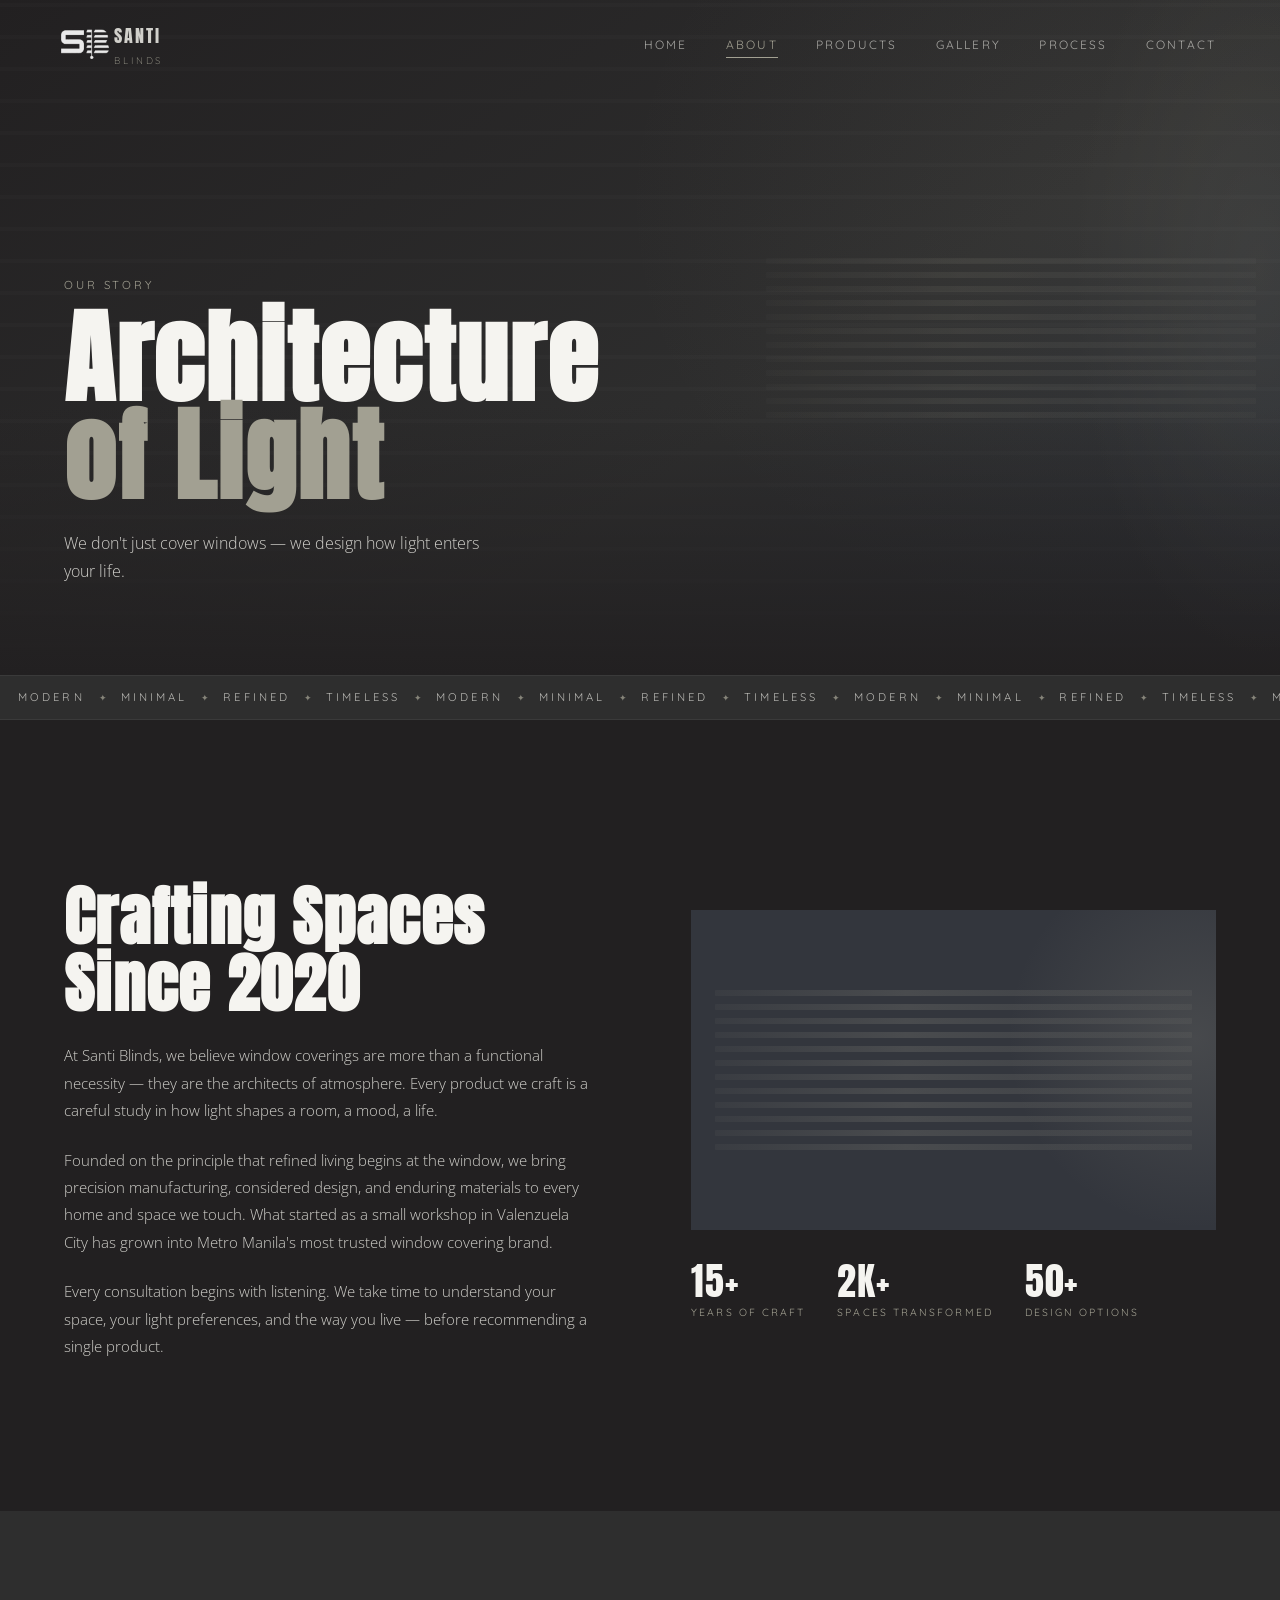
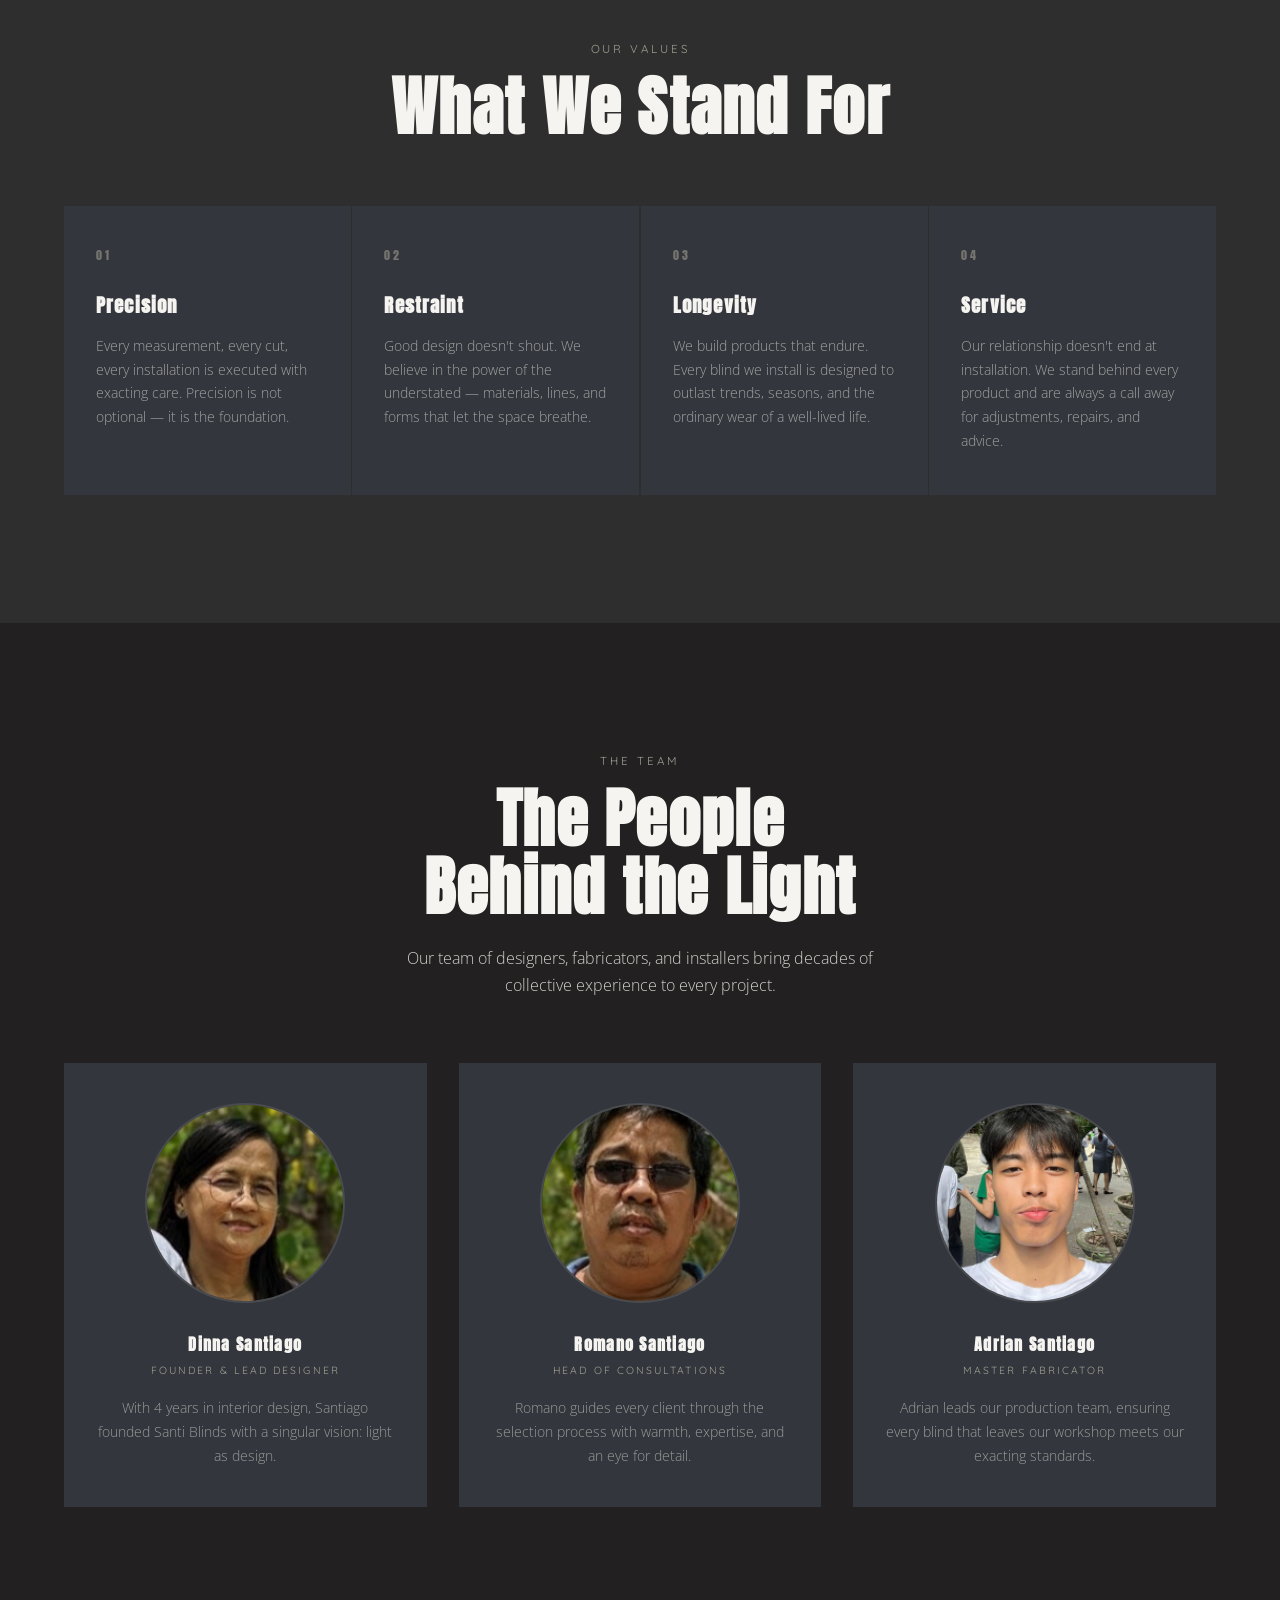
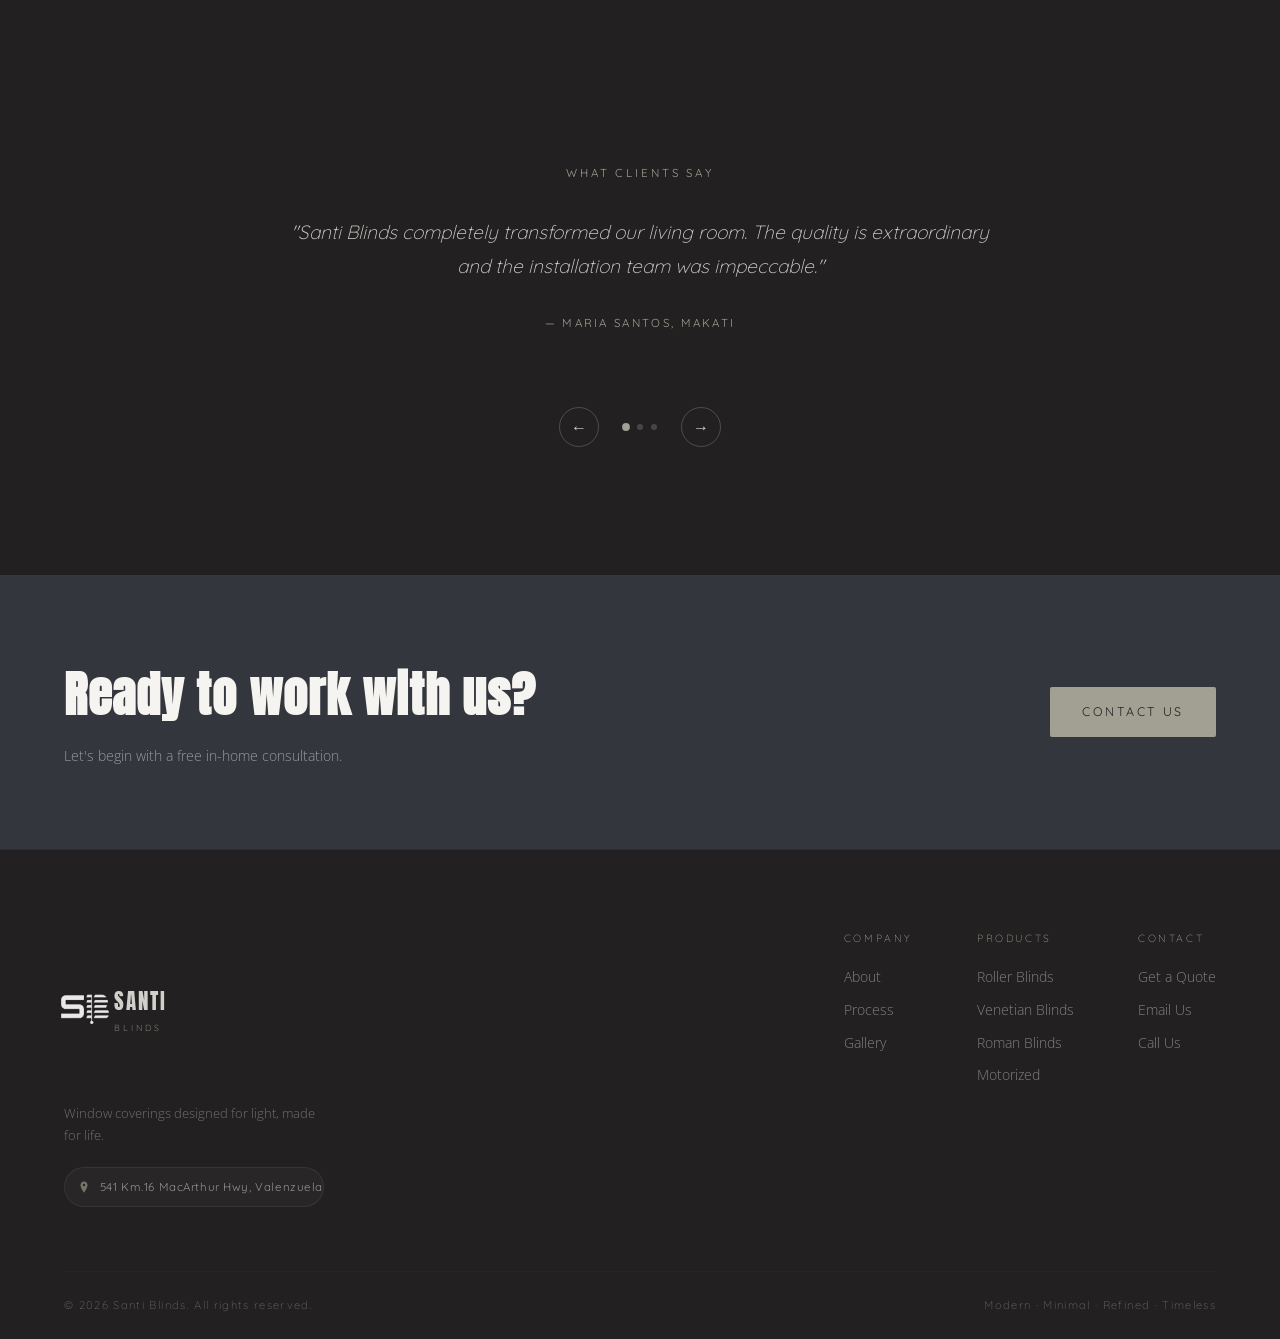
<file: about.html>
<!DOCTYPE html>
<html lang="en">
<head>
  <meta charset="UTF-8" />
  <meta name="viewport" content="width=device-width, initial-scale=1.0" />
  <link rel="icon" type="image/png" href="images/Icon.png" />
  <title>About Us — Santi Blinds</title>
  <link rel="preconnect" href="https://fonts.googleapis.com" />
  <link rel="preconnect" href="https://fonts.gstatic.com" crossorigin />
  <link href="https://fonts.googleapis.com/css2?family=Anton&family=Quicksand:wght@300;400;500;600&family=Open+Sans:wght@300;400;600&display=swap" rel="stylesheet" />
  <link rel="stylesheet" href="css/style.css" />
</head>
<body>

  <!-- NAV -->
  <header class="nav scrolled" id="nav">
    <div class="nav__inner">
      <a href="index.html" class="nav__logo">
        <img src="images/SantiLogoNoBg.png" alt="Santi Blinds logo" class="nav__logo-img" />
        <span class="nav__brand">SANTI <em>BLINDS</em></span>
      </a>
      <nav class="nav__links" id="navLinks">
        <a href="index.html">Home</a>
        <a href="about.html" class="active">About</a>
        <a href="products.html">Products</a>
        <a href="gallery.html">Gallery</a>
        <a href="process.html">Process</a>
        <a href="contact.html">Contact</a>
      </nav>
      <button class="nav__hamburger" id="hamburger" aria-label="Toggle menu">
        <span></span><span></span><span></span>
      </button>
    </div>
  </header>

  <!-- PAGE HERO -->
  <section class="page-hero page-hero--about">
    <div class="page-hero__bg"></div>
    <div class="container">
      <div class="page-hero__content">
        <span class="section-label reveal">Our Story</span>
        <h1 class="page-hero__title reveal">Architecture<br/><span class="accent">of Light</span></h1>
        <p class="page-hero__sub reveal">We don't just cover windows — we design how light enters your life.</p>
      </div>
    </div>
    <div class="page-hero__slat-art">
      <div class="slat-art__frame">
        <div class="slat-art__light"></div>
        <div class="slat-art__slats">
          <div class="slat" style="--i:0"></div><div class="slat" style="--i:1"></div>
          <div class="slat" style="--i:2"></div><div class="slat" style="--i:3"></div>
          <div class="slat" style="--i:4"></div><div class="slat" style="--i:5"></div>
          <div class="slat" style="--i:6"></div><div class="slat" style="--i:7"></div>
          <div class="slat" style="--i:8"></div><div class="slat" style="--i:9"></div>
          <div class="slat" style="--i:10"></div><div class="slat" style="--i:11"></div>
        </div>
      </div>
    </div>
  </section>

  <!-- MARQUEE -->
  <div class="marquee">
    <div class="marquee__track">
      <span>MODERN</span><span class="dot">·</span><span>MINIMAL</span><span class="dot">·</span>
      <span>REFINED</span><span class="dot">·</span><span>TIMELESS</span><span class="dot">·</span>
      <span>MODERN</span><span class="dot">·</span><span>MINIMAL</span><span class="dot">·</span>
      <span>REFINED</span><span class="dot">·</span><span>TIMELESS</span><span class="dot">·</span>
      <span>MODERN</span><span class="dot">·</span><span>MINIMAL</span><span class="dot">·</span>
      <span>REFINED</span><span class="dot">·</span><span>TIMELESS</span><span class="dot">·</span>
    </div>
  </div>

  <!-- MISSION -->
  <section class="section about-mission">
    <div class="container">
      <div class="about__grid">
        <div class="about__text">
          <span class="section-label reveal">Who We Are</span>
          <h2 class="section-title reveal">Crafting Spaces<br/>Since 2020</h2>
          <p class="body-text reveal">At Santi Blinds, we believe window coverings are more than a functional necessity — they are the architects of atmosphere. Every product we craft is a careful study in how light shapes a room, a mood, a life.</p>
          <p class="body-text reveal">Founded on the principle that refined living begins at the window, we bring precision manufacturing, considered design, and enduring materials to every home and space we touch. What started as a small workshop in Valenzuela City has grown into Metro Manila's most trusted window covering brand.</p>
          <p class="body-text reveal">Every consultation begins with listening. We take time to understand your space, your light preferences, and the way you live — before recommending a single product.</p>
        </div>
        <div class="about__visual reveal">
          <div class="about__slat-art">
            <div class="slat-art__frame">
              <div class="slat-art__light"></div>
              <div class="slat-art__slats">
                <div class="slat" style="--i:0"></div><div class="slat" style="--i:1"></div>
                <div class="slat" style="--i:2"></div><div class="slat" style="--i:3"></div>
                <div class="slat" style="--i:4"></div><div class="slat" style="--i:5"></div>
                <div class="slat" style="--i:6"></div><div class="slat" style="--i:7"></div>
                <div class="slat" style="--i:8"></div><div class="slat" style="--i:9"></div>
                <div class="slat" style="--i:10"></div><div class="slat" style="--i:11"></div>
              </div>
            </div>
          </div>
          <div class="about__stat-block">
            <div class="stat"><span class="stat__num">15+</span><span class="stat__label">Years of Craft</span></div>
            <div class="stat"><span class="stat__num">2K+</span><span class="stat__label">Spaces Transformed</span></div>
            <div class="stat"><span class="stat__num">50+</span><span class="stat__label">Design Options</span></div>
          </div>
        </div>
      </div>
    </div>
  </section>

  <!-- VALUES -->
  <section class="section values-section">
    <div class="container">
      <div class="section-header reveal">
        <span class="section-label">Our Values</span>
        <h2 class="section-title">What We Stand For</h2>
      </div>
      <div class="values__grid">
        <div class="value-card reveal" data-delay="0">
          <div class="value-card__num">01</div>
          <h3>Precision</h3>
          <p>Every measurement, every cut, every installation is executed with exacting care. Precision is not optional — it is the foundation.</p>
        </div>
        <div class="value-card reveal" data-delay="100">
          <div class="value-card__num">02</div>
          <h3>Restraint</h3>
          <p>Good design doesn't shout. We believe in the power of the understated — materials, lines, and forms that let the space breathe.</p>
        </div>
        <div class="value-card reveal" data-delay="200">
          <div class="value-card__num">03</div>
          <h3>Longevity</h3>
          <p>We build products that endure. Every blind we install is designed to outlast trends, seasons, and the ordinary wear of a well-lived life.</p>
        </div>
        <div class="value-card reveal" data-delay="300">
          <div class="value-card__num">04</div>
          <h3>Service</h3>
          <p>Our relationship doesn't end at installation. We stand behind every product and are always a call away for adjustments, repairs, and advice.</p>
        </div>
      </div>
    </div>
  </section>

  <!-- TEAM -->
  <section class="section team-section">
    <div class="container">
      <div class="section-header reveal">
        <span class="section-label">The Team</span>
        <h2 class="section-title">The People<br/>Behind the Light</h2>
        <p class="section-desc">Our team of designers, fabricators, and installers bring decades of collective experience to every project.</p>
      </div>
      <div class="team__grid">
        <div class="team-card reveal" data-delay="0">
          <div class="team-card__avatar team-card__avatar--1">
            <img src="images/Dinna.png" alt="Dinna Santiago" />
          </div>
          <h4>Dinna Santiago</h4>
          <span>Founder & Lead Designer</span>
          <p>With 4 years in interior design, Santiago founded Santi Blinds with a singular vision: light as design.</p>
        </div>
        <div class="team-card reveal" data-delay="120">
          <div class="team-card__avatar team-card__avatar--2">
            <img src="images/Romano.png" alt="Romano Santiago" />
          </div>
          <h4>Romano Santiago</h4>
          <span>Head of Consultations</span>
          <p>Romano guides every client through the selection process with warmth, expertise, and an eye for detail.</p>
        </div>
        <div class="team-card reveal" data-delay="240">
          <div class="team-card__avatar team-card__avatar--3">
            <img src="images/Adrian.png" alt="Adrian Santiago" />
          </div>
          <h4>Adrian Santiago</h4>
          <span>Master Fabricator</span>
          <p>Adrian leads our production team, ensuring every blind that leaves our workshop meets our exacting standards.</p>
        </div>
      </div>
    </div>
  </section>

  <!-- TESTIMONIALS -->
  <section class="testimonials section">
    <div class="container">
      <span class="section-label reveal">What Clients Say</span>
      <div class="testimonials__slider" id="testimonialSlider">
        <div class="testimonial active">
          <blockquote>"Santi Blinds completely transformed our living room. The quality is extraordinary and the installation team was impeccable."</blockquote>
          <cite>— Maria Santos, Makati</cite>
        </div>
        <div class="testimonial">
          <blockquote>"We chose the motorized collection for our office. The difference in ambiance is remarkable — and the light control is effortless."</blockquote>
          <cite>— James Reyes, BGC</cite>
        </div>
        <div class="testimonial">
          <blockquote>"From consultation to install, the experience was seamless. The Roman blinds in our master bedroom are simply beautiful."</blockquote>
          <cite>— Claire Mendoza, Quezon City</cite>
        </div>
      </div>
      <div class="testimonials__nav">
        <button class="t-prev" id="tPrev" aria-label="Previous">←</button>
        <div class="t-dots" id="tDots"></div>
        <button class="t-next" id="tNext" aria-label="Next">→</button>
      </div>
    </div>
  </section>

  <!-- CTA STRIP -->
  <section class="cta-strip">
    <div class="container">
      <div class="cta-strip__inner reveal">
        <div class="cta-strip__text">
          <h2>Ready to work with us?</h2>
          <p>Let's begin with a free in-home consultation.</p>
        </div>
        <a href="contact.html" class="btn btn--primary">Contact Us</a>
      </div>
    </div>
  </section>

  <!-- FOOTER -->
  <footer class="footer">
    <div class="container">
      <div class="footer__top">
        <div class="footer__brand">
          <span class="footer__logo">
            <img src="images/SantiLogoNoBg.png" alt="Santi Blinds logo" class="footer__logo-img" />
            <span class="footer__logo-text">SANTI <em>BLINDS</em></span>
          </span>
          <p>Window coverings designed for light, made for life.</p>
          <a
            href="https://www.google.com/maps/dir/?api=1&destination=Santi+Cafe+541+Km.16+MacArthur+Highway+Valenzuela+Metro+Manila+1444&travelmode=driving"
            target="_blank"
            rel="noopener"
            class="footer__map-btn"
            aria-label="Get directions to Santi Blinds showroom"
          >
            <svg class="footer__map-icon" viewBox="0 0 20 20" fill="none" xmlns="http://www.w3.org/2000/svg" aria-hidden="true">
              <path d="M10 2C7.24 2 5 4.24 5 7c0 4.25 5 11 5 11s5-6.75 5-11c0-2.76-2.24-5-5-5zm0 6.75A1.75 1.75 0 1 1 10 5.25a1.75 1.75 0 0 1 0 3.5z" fill="currentColor"/>
            </svg>
            <span>541 Km.16 MacArthur Hwy, Valenzuela</span>
            <svg class="footer__map-arrow" viewBox="0 0 12 12" fill="none" xmlns="http://www.w3.org/2000/svg" aria-hidden="true">
              <path d="M2 10L10 2M10 2H4M10 2v6" stroke="currentColor" stroke-width="1.5" stroke-linecap="round" stroke-linejoin="round"/>
            </svg>
          </a>
        </div>
        <div class="footer__nav">
          <div>
            <h4>Company</h4>
            <a href="about.html">About</a>
            <a href="process.html">Process</a>
            <a href="gallery.html">Gallery</a>
          </div>
          <div>
            <h4>Products</h4>
            <a href="products.html">Roller Blinds</a>
            <a href="products.html">Venetian Blinds</a>
            <a href="products.html">Roman Blinds</a>
            <a href="products.html">Motorized</a>
          </div>
          <div>
            <h4>Contact</h4>
            <a href="contact.html">Get a Quote</a>
            <a href="mailto:info@santiblinds.com">Email Us</a>
            <a href="tel:+6328888000">Call Us</a>
          </div>
        </div>
      </div>
      <div class="footer__bottom">
        <p>© 2026 Santi Blinds. All rights reserved.</p>
        <p>Modern · Minimal · Refined · Timeless</p>
      </div>
    </div>
  </footer>

  <script src="javascript/script.js"></script>
</body>
</html>
</file>
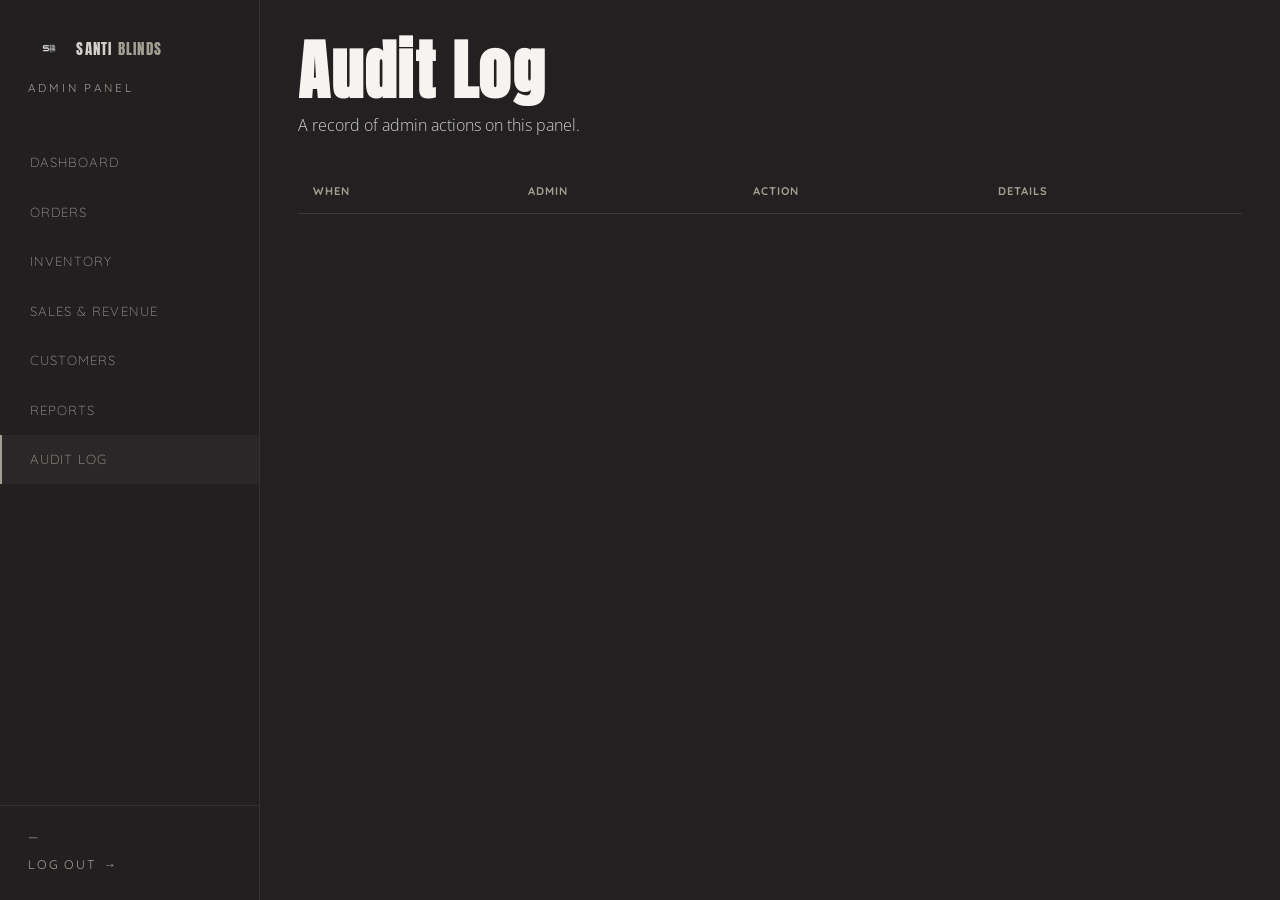
<file: admin-audit.html>
<!DOCTYPE html>
<html lang="en">
<head>
  <meta charset="UTF-8" />
  <meta name="viewport" content="width=device-width, initial-scale=1.0" />
  <title>Audit Log — Santi Blinds Admin</title>
  <link rel="icon" type="image/png" href="../images/Icon.png" />
  <link rel="preconnect" href="https://fonts.googleapis.com" />
  <link rel="preconnect" href="https://fonts.gstatic.com" crossorigin />
  <link href="https://fonts.googleapis.com/css2?family=Anton&family=Quicksand:wght@300;400;500;600&family=Open+Sans:wght@300;400;600&display=swap" rel="stylesheet" />
  <link rel="stylesheet" href="css/style.css" />
</head>
<body class="admin-body">

  <div class="admin-shell">
    <aside class="admin-sidebar">
      <div class="admin-sidebar__brand">
        <img src="../images/SantiLogoNoBg.png" alt="Santi Blinds logo" />
        <span>SANTI <em>BLINDS</em></span>
      </div>
      <span class="section-label" style="padding-left:1.75rem;">Admin Panel</span>

      <nav class="admin-nav">
        <a href="admin-dashboard.html" class="admin-nav__link">Dashboard</a>
        <a href="admin-orders.html" class="admin-nav__link">Orders</a>
        <a href="admin-inventory.html" class="admin-nav__link">Inventory</a>
        <a href="admin-sales.html" class="admin-nav__link">Sales & Revenue</a>
        <a href="admin-customers.html" class="admin-nav__link">Customers</a>
        <a href="admin-reports.html" class="admin-nav__link">Reports</a>
        <a href="admin-audit.html" class="admin-nav__link active">Audit Log</a>
      </nav>

      <div class="admin-sidebar__footer">
        <span id="adminName">—</span>
        <button id="logoutBtn" class="link-arrow">Log Out <span>→</span></button>
      </div>
    </aside>

    <main class="admin-main">
      <div class="admin-view__header">
        <h1 class="section-title">Audit Log</h1>
        <p class="section-desc">A record of admin actions on this panel.</p>
      </div>
      <div class="admin-table-wrap">
        <table class="admin-table" id="auditTable">
          <thead><tr><th>When</th><th>Admin</th><th>Action</th><th>Details</th></tr></thead>
          <tbody></tbody>
        </table>
      </div>
    </main>
  </div>

  <script src="../javascript/script.js"></script>
</body>
</html>
</file>
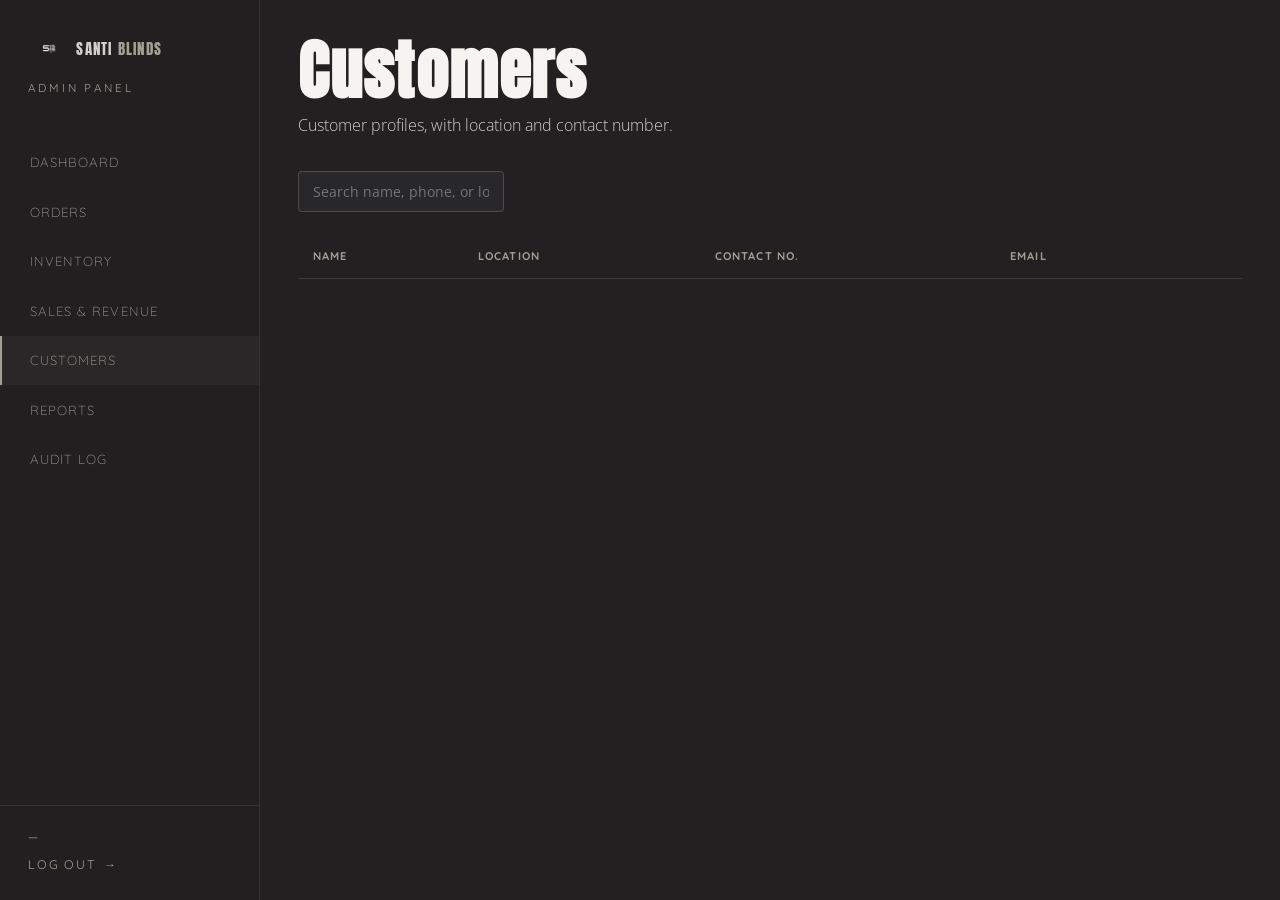
<file: admin-customers.html>
<!DOCTYPE html>
<html lang="en">
<head>
  <meta charset="UTF-8" />
  <meta name="viewport" content="width=device-width, initial-scale=1.0" />
  <title>Customers — Santi Blinds Admin</title>
  <link rel="icon" type="image/png" href="../images/Icon.png" />
  <link rel="preconnect" href="https://fonts.googleapis.com" />
  <link rel="preconnect" href="https://fonts.gstatic.com" crossorigin />
  <link href="https://fonts.googleapis.com/css2?family=Anton&family=Quicksand:wght@300;400;500;600&family=Open+Sans:wght@300;400;600&display=swap" rel="stylesheet" />
  <link rel="stylesheet" href="css/style.css" />
</head>
<body class="admin-body">

  <div class="admin-shell">
    <aside class="admin-sidebar">
      <div class="admin-sidebar__brand">
        <img src="../images/SantiLogoNoBg.png" alt="Santi Blinds logo" />
        <span>SANTI <em>BLINDS</em></span>
      </div>
      <span class="section-label" style="padding-left:1.75rem;">Admin Panel</span>

      <nav class="admin-nav">
        <a href="admin-dashboard.html" class="admin-nav__link">Dashboard</a>
        <a href="admin-orders.html" class="admin-nav__link">Orders</a>
        <a href="admin-inventory.html" class="admin-nav__link">Inventory</a>
        <a href="admin-sales.html" class="admin-nav__link">Sales & Revenue</a>
        <a href="admin-customers.html" class="admin-nav__link active">Customers</a>
        <a href="admin-reports.html" class="admin-nav__link">Reports</a>
        <a href="admin-audit.html" class="admin-nav__link">Audit Log</a>
      </nav>

      <div class="admin-sidebar__footer">
        <span id="adminName">—</span>
        <button id="logoutBtn" class="link-arrow">Log Out <span>→</span></button>
      </div>
    </aside>

    <main class="admin-main">
      <div class="admin-view__header">
        <h1 class="section-title">Customers</h1>
        <p class="section-desc">Customer profiles, with location and contact number.</p>
      </div>
      <div class="admin-toolbar">
        <input type="text" id="customerSearch" placeholder="Search name, phone, or location…" />
      </div>
      <div class="admin-table-wrap">
        <table class="admin-table" id="customersTable">
          <thead><tr><th>Name</th><th>Location</th><th>Contact No.</th><th>Email</th><th></th></tr></thead>
          <tbody></tbody>
        </table>
      </div>
    </main>
  </div>

  <!-- CUSTOMER DETAIL MODAL -->
  <div class="admin-modal" id="customerModal" hidden>
    <div class="admin-modal__panel">
      <button class="admin-modal__close" data-close>&times;</button>
      <h3 id="cmName"></h3>
      <div class="admin-modal__grid">
        <div><span class="admin-modal__label">Location</span><p id="cmLocation"></p></div>
        <div><span class="admin-modal__label">Contact No.</span><p id="cmPhone"></p></div>
        <div><span class="admin-modal__label">Email</span><p id="cmEmail"></p></div>
        <div><span class="admin-modal__label">Customer Since</span><p id="cmSince"></p></div>
      </div>
      <div>
        <span class="admin-modal__label">Order History</span>
        <div class="admin-table-wrap">
          <table class="admin-table" id="cmOrdersTable">
            <thead><tr><th>ID</th><th>Product</th><th>Status</th><th>Amount</th><th>Date</th></tr></thead>
            <tbody></tbody>
          </table>
        </div>
      </div>
    </div>
  </div>

  <script src="../javascript/script.js"></script>
</body>
</html>
</file>
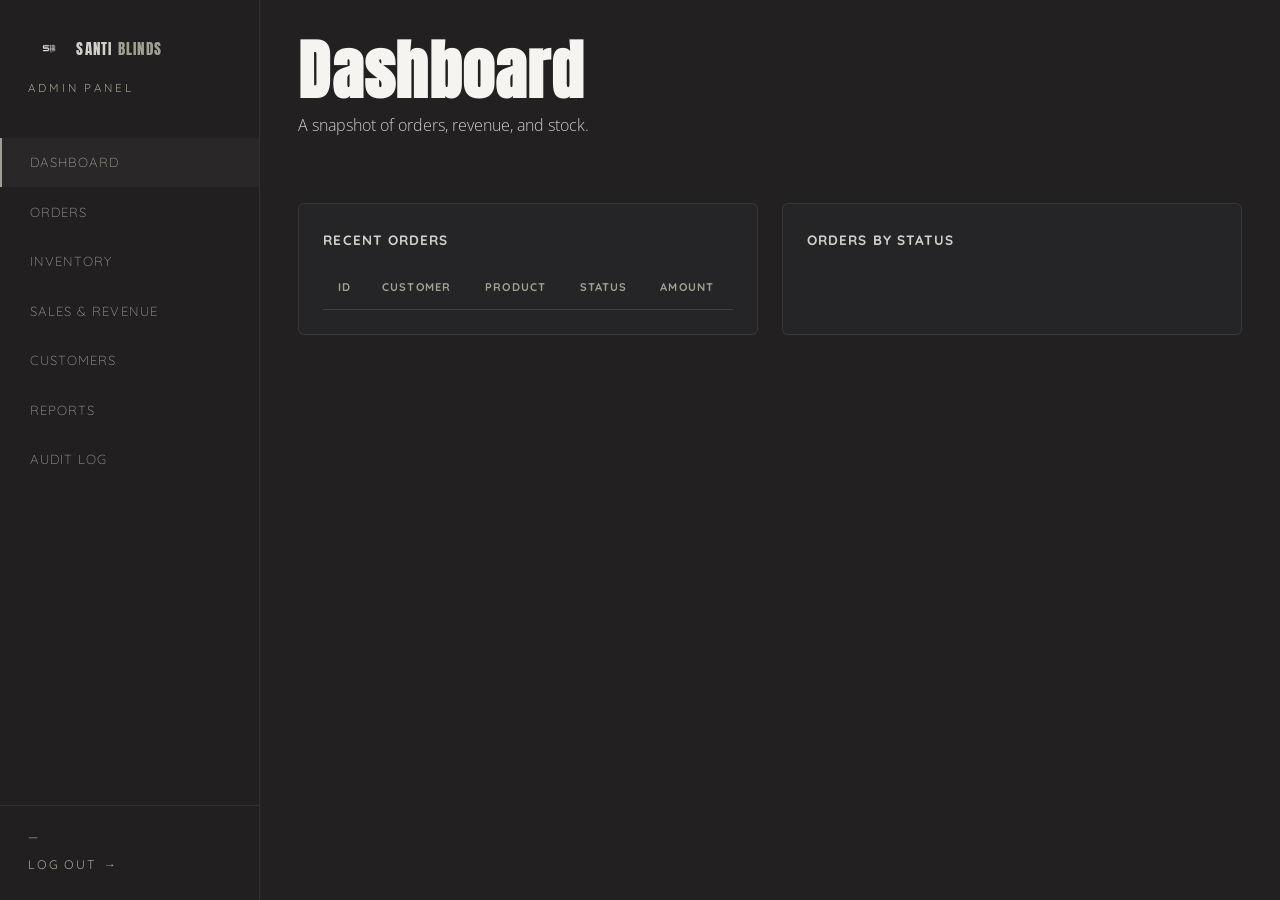
<file: admin-dashboard.html>
<!DOCTYPE html>
<html lang="en">
<head>
  <meta charset="UTF-8" />
  <meta name="viewport" content="width=device-width, initial-scale=1.0" />
  <title>Dashboard — Santi Blinds Admin</title>
  <link rel="icon" type="image/png" href="../images/Icon.png" />
  <link rel="preconnect" href="https://fonts.googleapis.com" />
  <link rel="preconnect" href="https://fonts.gstatic.com" crossorigin />
  <link href="https://fonts.googleapis.com/css2?family=Anton&family=Quicksand:wght@300;400;500;600&family=Open+Sans:wght@300;400;600&display=swap" rel="stylesheet" />
  <link rel="stylesheet" href="css/style.css" />
</head>
<body class="admin-body">

  <div class="admin-shell">
    <aside class="admin-sidebar">
      <div class="admin-sidebar__brand">
        <img src="../images/SantiLogoNoBg.png" alt="Santi Blinds logo" />
        <span>SANTI <em>BLINDS</em></span>
      </div>
      <span class="section-label" style="padding-left:1.75rem;">Admin Panel</span>

      <nav class="admin-nav">
        <a href="admin-dashboard.html" class="admin-nav__link active">Dashboard</a>
        <a href="admin-orders.html" class="admin-nav__link">Orders</a>
        <a href="admin-inventory.html" class="admin-nav__link">Inventory</a>
        <a href="admin-sales.html" class="admin-nav__link">Sales & Revenue</a>
        <a href="admin-customers.html" class="admin-nav__link">Customers</a>
        <a href="admin-reports.html" class="admin-nav__link">Reports</a>
        <a href="admin-audit.html" class="admin-nav__link">Audit Log</a>
      </nav>

      <div class="admin-sidebar__footer">
        <span id="adminName">—</span>
        <button id="logoutBtn" class="link-arrow">Log Out <span>→</span></button>
      </div>
    </aside>

    <main class="admin-main">
      <div class="admin-view__header">
        <h1 class="section-title">Dashboard</h1>
        <p class="section-desc">A snapshot of orders, revenue, and stock.</p>
      </div>
      <div class="admin-stats" id="dashboardStats"></div>

      <div class="admin-grid-2">
        <div class="admin-card">
          <h3>Recent Orders</h3>
          <div class="admin-table-wrap">
            <table class="admin-table" id="recentOrdersTable">
              <thead><tr><th>ID</th><th>Customer</th><th>Product</th><th>Status</th><th>Amount</th></tr></thead>
              <tbody></tbody>
            </table>
          </div>
        </div>
        <div class="admin-card">
          <h3>Orders by Status</h3>
          <ul class="admin-status-breakdown" id="statusBreakdown"></ul>
        </div>
      </div>
    </main>
  </div>

  <script src="../javascript/script.js"></script>
</body>
</html>
</file>
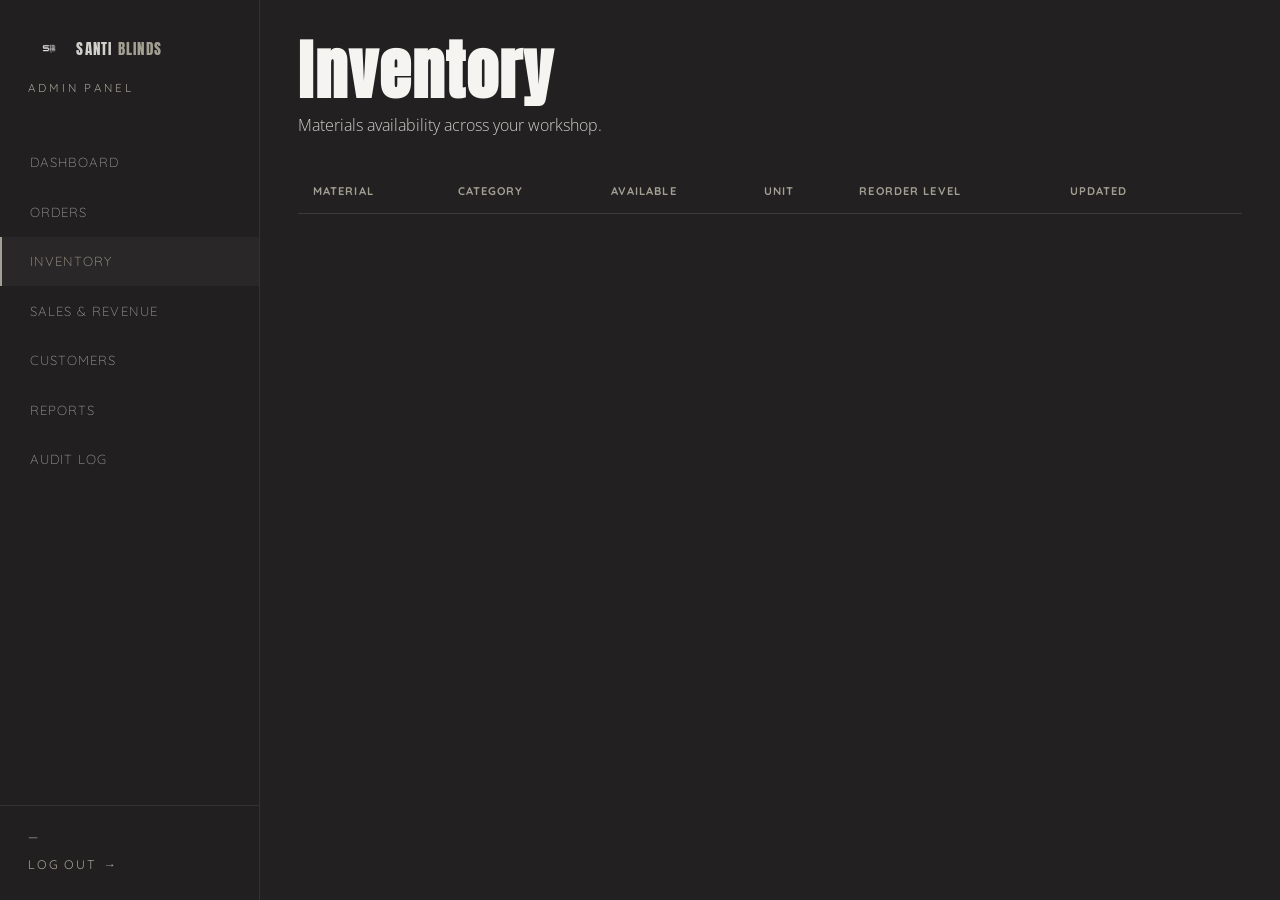
<file: admin-inventory.html>
<!DOCTYPE html>
<html lang="en">
<head>
  <meta charset="UTF-8" />
  <meta name="viewport" content="width=device-width, initial-scale=1.0" />
  <title>Inventory — Santi Blinds Admin</title>
  <link rel="icon" type="image/png" href="../images/Icon.png" />
  <link rel="preconnect" href="https://fonts.googleapis.com" />
  <link rel="preconnect" href="https://fonts.gstatic.com" crossorigin />
  <link href="https://fonts.googleapis.com/css2?family=Anton&family=Quicksand:wght@300;400;500;600&family=Open+Sans:wght@300;400;600&display=swap" rel="stylesheet" />
  <link rel="stylesheet" href="css/style.css" />
</head>
<body class="admin-body">

  <div class="admin-shell">
    <aside class="admin-sidebar">
      <div class="admin-sidebar__brand">
        <img src="../images/SantiLogoNoBg.png" alt="Santi Blinds logo" />
        <span>SANTI <em>BLINDS</em></span>
      </div>
      <span class="section-label" style="padding-left:1.75rem;">Admin Panel</span>

      <nav class="admin-nav">
        <a href="admin-dashboard.html" class="admin-nav__link">Dashboard</a>
        <a href="admin-orders.html" class="admin-nav__link">Orders</a>
        <a href="admin-inventory.html" class="admin-nav__link active">Inventory</a>
        <a href="admin-sales.html" class="admin-nav__link">Sales & Revenue</a>
        <a href="admin-customers.html" class="admin-nav__link">Customers</a>
        <a href="admin-reports.html" class="admin-nav__link">Reports</a>
        <a href="admin-audit.html" class="admin-nav__link">Audit Log</a>
      </nav>

      <div class="admin-sidebar__footer">
        <span id="adminName">—</span>
        <button id="logoutBtn" class="link-arrow">Log Out <span>→</span></button>
      </div>
    </aside>

    <main class="admin-main">
      <div class="admin-view__header">
        <h1 class="section-title">Inventory</h1>
        <p class="section-desc">Materials availability across your workshop.</p>
      </div>
      <div class="admin-table-wrap">
        <table class="admin-table" id="inventoryTable">
          <thead><tr><th>Material</th><th>Category</th><th>Available</th><th>Unit</th><th>Reorder Level</th><th>Updated</th><th></th></tr></thead>
          <tbody></tbody>
        </table>
      </div>
    </main>
  </div>

  <script src="../javascript/script.js"></script>
</body>
</html>
</file>
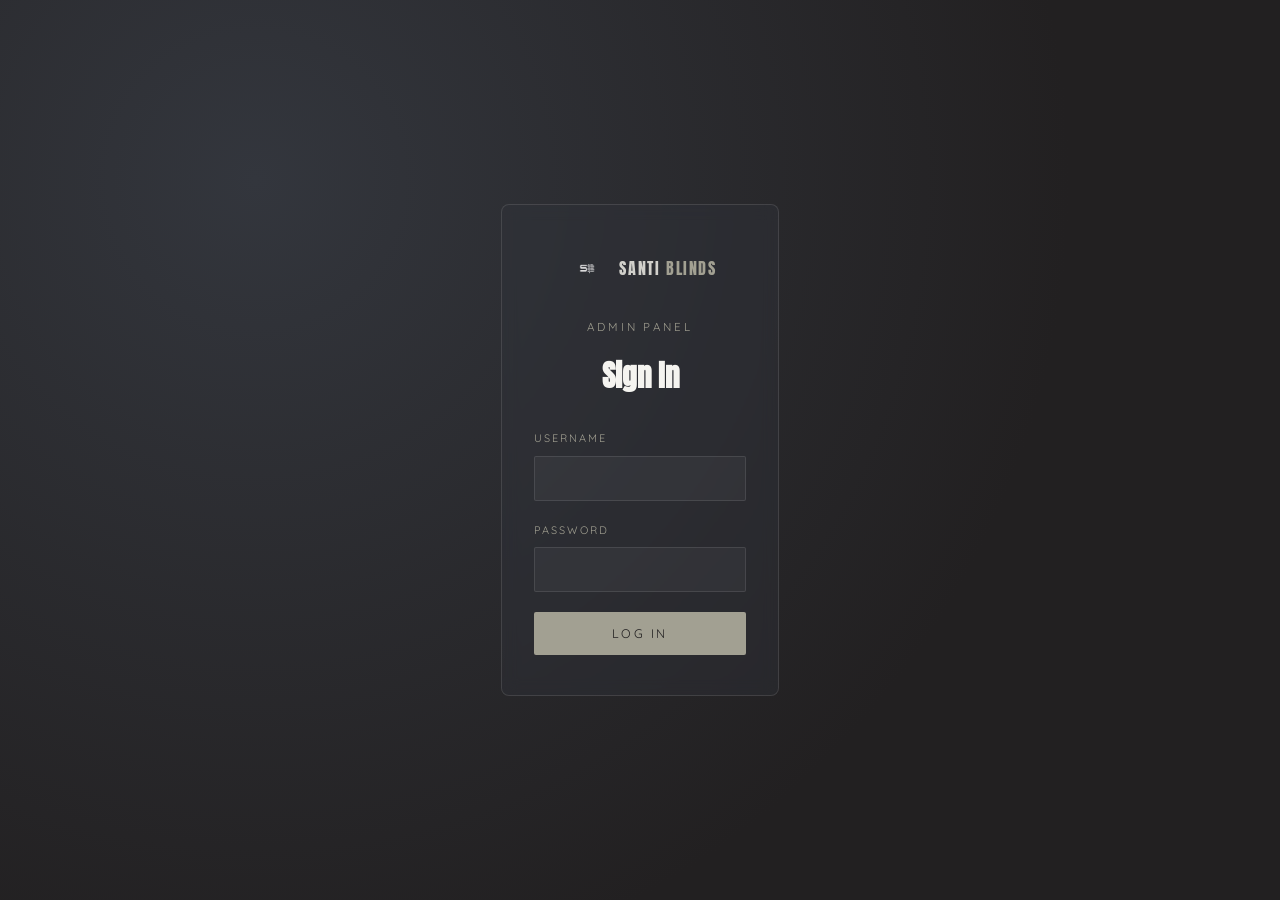
<file: admin-login.html>
<!DOCTYPE html>
<html lang="en">
<head>
  <meta charset="UTF-8" />
  <meta name="viewport" content="width=device-width, initial-scale=1.0" />
  <title>Admin Login — Santi Blinds</title>
  <link rel="icon" type="image/png" href="../images/Icon.png" />
  <link rel="preconnect" href="https://fonts.googleapis.com" />
  <link rel="preconnect" href="https://fonts.gstatic.com" crossorigin />
  <link href="https://fonts.googleapis.com/css2?family=Anton&family=Quicksand:wght@300;400;500;600&family=Open+Sans:wght@300;400;600&display=swap" rel="stylesheet" />
  <link rel="stylesheet" href="css/style.css" />
</head>
<body class="admin-login-body">

  <div class="admin-login">
    <div class="admin-login__card">
      <div class="admin-login__brand">
        <img src="../images/SantiLogoNoBg.png" alt="Santi Blinds logo" />
        <span>SANTI <em>BLINDS</em></span>
      </div>
      <span class="section-label" style="text-align:center; display:block;">Admin Panel</span>
      <h1 class="admin-login__title">Sign In</h1>

      <form id="loginForm" novalidate>
        <div class="form-group">
          <label for="username">Username</label>
          <input type="text" id="username" name="username" autocomplete="username" required />
        </div>
        <div class="form-group">
          <label for="password">Password</label>
          <input type="password" id="password" name="password" autocomplete="current-password" required />
        </div>

        <p id="loginError" class="admin-login__error" hidden></p>

        <button type="submit" class="btn btn--primary btn--full">Log In</button>
      </form>
    </div>
  </div>

  <script src="../javascript/script.js"></script>
</body>
</html>
</file>
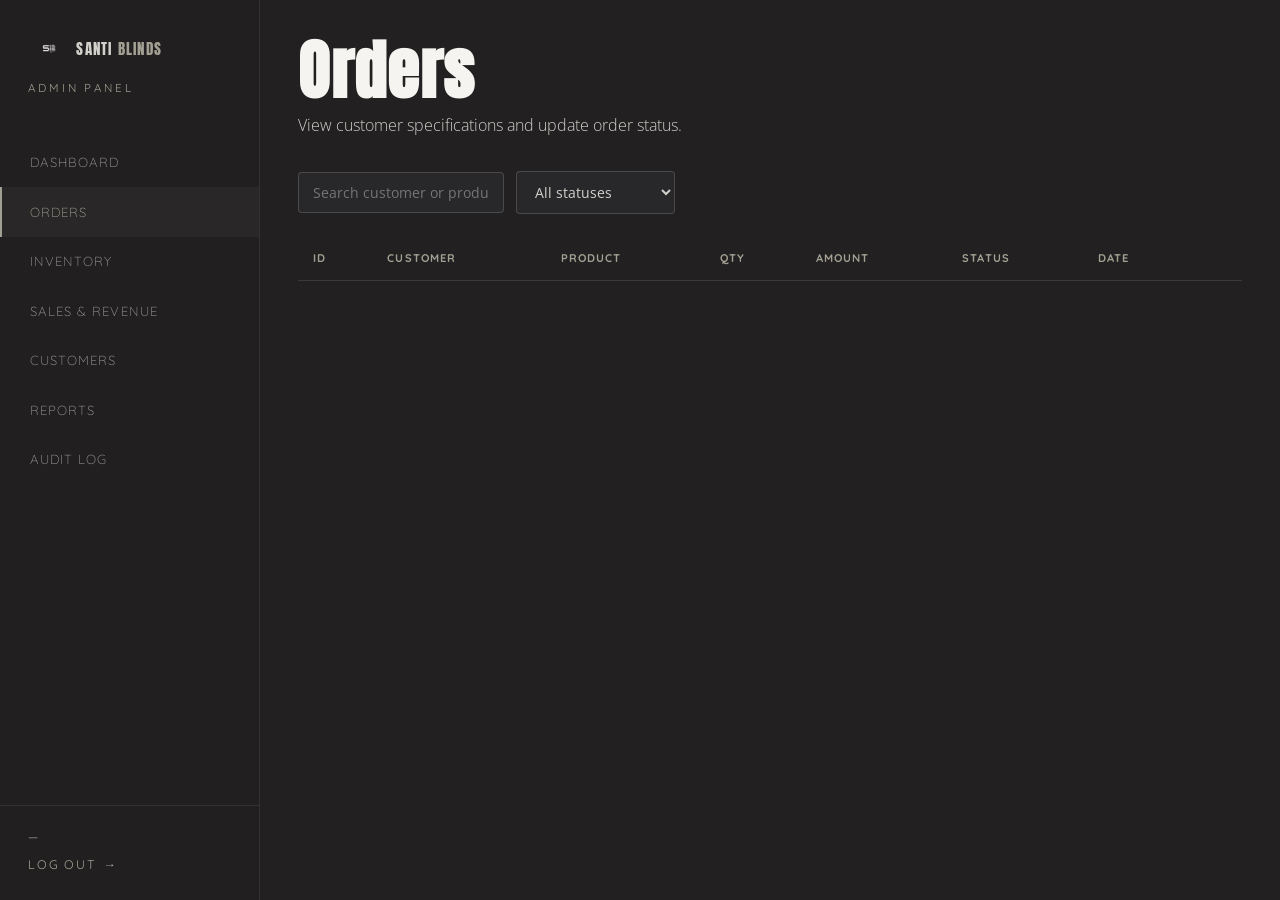
<file: admin-orders.html>
<!DOCTYPE html>
<html lang="en">
<head>
  <meta charset="UTF-8" />
  <meta name="viewport" content="width=device-width, initial-scale=1.0" />
  <title>Orders — Santi Blinds Admin</title>
  <link rel="icon" type="image/png" href="../images/Icon.png" />
  <link rel="preconnect" href="https://fonts.googleapis.com" />
  <link rel="preconnect" href="https://fonts.gstatic.com" crossorigin />
  <link href="https://fonts.googleapis.com/css2?family=Anton&family=Quicksand:wght@300;400;500;600&family=Open+Sans:wght@300;400;600&display=swap" rel="stylesheet" />
  <link rel="stylesheet" href="css/style.css" />
</head>
<body class="admin-body">

  <div class="admin-shell">
    <aside class="admin-sidebar">
      <div class="admin-sidebar__brand">
        <img src="../images/SantiLogoNoBg.png" alt="Santi Blinds logo" />
        <span>SANTI <em>BLINDS</em></span>
      </div>
      <span class="section-label" style="padding-left:1.75rem;">Admin Panel</span>

      <nav class="admin-nav">
        <a href="admin-dashboard.html" class="admin-nav__link">Dashboard</a>
        <a href="admin-orders.html" class="admin-nav__link active">Orders</a>
        <a href="admin-inventory.html" class="admin-nav__link">Inventory</a>
        <a href="admin-sales.html" class="admin-nav__link">Sales & Revenue</a>
        <a href="admin-customers.html" class="admin-nav__link">Customers</a>
        <a href="admin-reports.html" class="admin-nav__link">Reports</a>
        <a href="admin-audit.html" class="admin-nav__link">Audit Log</a>
      </nav>

      <div class="admin-sidebar__footer">
        <span id="adminName">—</span>
        <button id="logoutBtn" class="link-arrow">Log Out <span>→</span></button>
      </div>
    </aside>

    <main class="admin-main">
      <div class="admin-view__header">
        <h1 class="section-title">Orders</h1>
        <p class="section-desc">View customer specifications and update order status.</p>
      </div>

      <div class="admin-toolbar">
        <input type="text" id="orderSearch" placeholder="Search customer or product…" />
        <select id="orderStatusFilter">
          <option value="">All statuses</option>
          <option>Pending</option>
          <option>Processing</option>
          <option>Ready for Install</option>
          <option>Completed</option>
          <option>Cancelled</option>
        </select>
      </div>

      <div class="admin-table-wrap">
        <table class="admin-table" id="ordersTable">
          <thead><tr><th>ID</th><th>Customer</th><th>Product</th><th>Qty</th><th>Amount</th><th>Status</th><th>Date</th><th></th></tr></thead>
          <tbody></tbody>
        </table>
      </div>
    </main>
  </div>

  <!-- ORDER DETAIL MODAL -->
  <div class="admin-modal" id="orderModal" hidden>
    <div class="admin-modal__panel">
      <button class="admin-modal__close" data-close>&times;</button>
      <h3>Order #<span id="omId"></span></h3>
      <div class="admin-modal__grid">
        <div><span class="admin-modal__label">Customer</span><p id="omCustomer"></p></div>
        <div><span class="admin-modal__label">Location</span><p id="omLocation"></p></div>
        <div><span class="admin-modal__label">Contact No.</span><p id="omPhone"></p></div>
        <div><span class="admin-modal__label">Email</span><p id="omEmail"></p></div>
        <div><span class="admin-modal__label">Product</span><p id="omProduct"></p></div>
        <div><span class="admin-modal__label">Quantity</span><p id="omQty"></p></div>
        <div><span class="admin-modal__label">Amount</span><p id="omAmount"></p></div>
        <div><span class="admin-modal__label">Order Date</span><p id="omDate"></p></div>
      </div>
      <div>
        <span class="admin-modal__label">Customer Specification</span>
        <p id="omSpecs" class="admin-modal__specs"></p>
      </div>
      <div class="form-group">
        <label for="omStatus">Update Status</label>
        <select id="omStatus">
          <option>Pending</option>
          <option>Processing</option>
          <option>Ready for Install</option>
          <option>Completed</option>
          <option>Cancelled</option>
        </select>
      </div>
      <button id="omSaveBtn" class="btn btn--primary btn--full">Save Status</button>
    </div>
  </div>

  <script src="../javascript/script.js"></script>
</body>
</html>
</file>
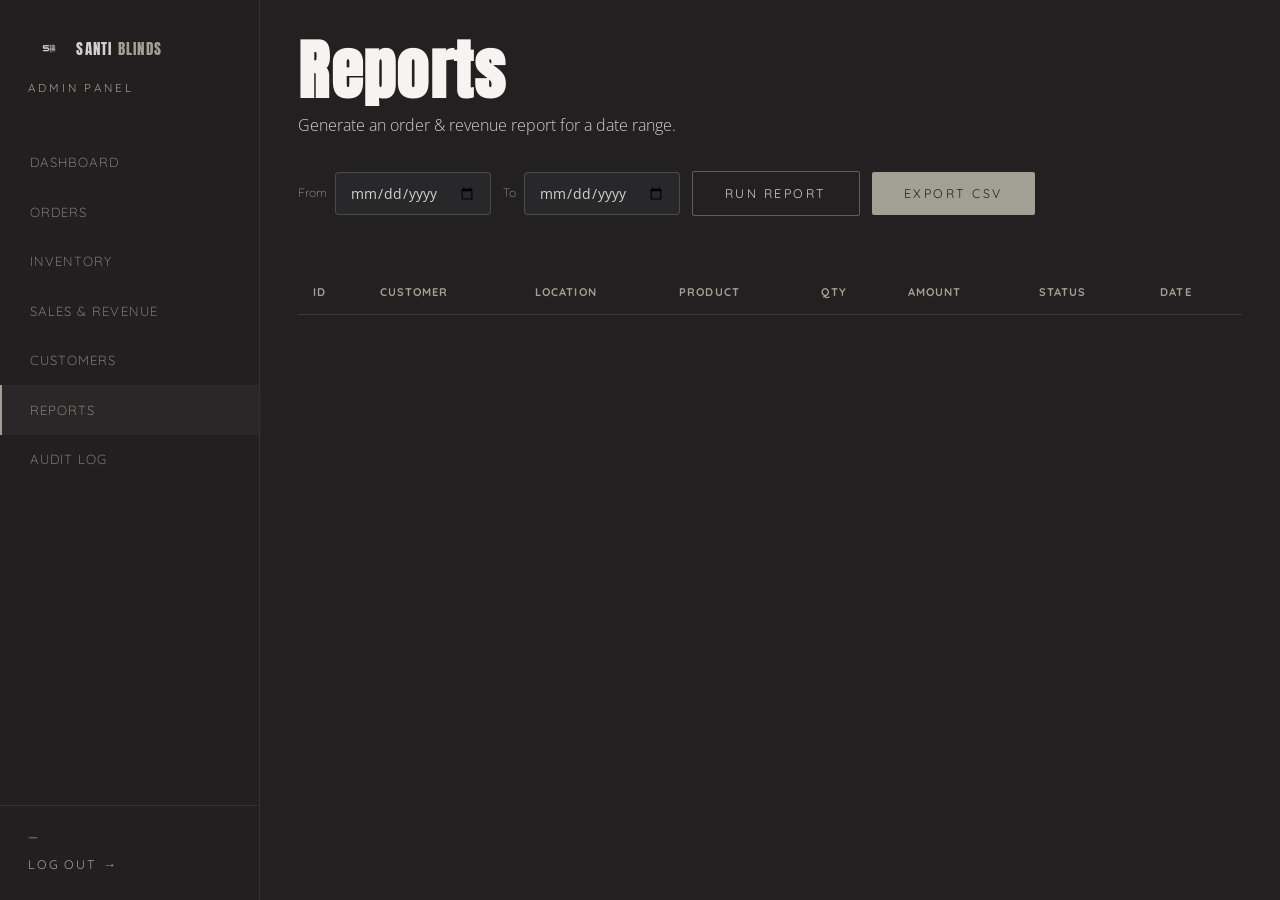
<file: admin-reports.html>
<!DOCTYPE html>
<html lang="en">
<head>
  <meta charset="UTF-8" />
  <meta name="viewport" content="width=device-width, initial-scale=1.0" />
  <title>Reports — Santi Blinds Admin</title>
  <link rel="icon" type="image/png" href="../images/Icon.png" />
  <link rel="preconnect" href="https://fonts.googleapis.com" />
  <link rel="preconnect" href="https://fonts.gstatic.com" crossorigin />
  <link href="https://fonts.googleapis.com/css2?family=Anton&family=Quicksand:wght@300;400;500;600&family=Open+Sans:wght@300;400;600&display=swap" rel="stylesheet" />
  <link rel="stylesheet" href="css/style.css" />
</head>
<body class="admin-body">

  <div class="admin-shell">
    <aside class="admin-sidebar">
      <div class="admin-sidebar__brand">
        <img src="../images/SantiLogoNoBg.png" alt="Santi Blinds logo" />
        <span>SANTI <em>BLINDS</em></span>
      </div>
      <span class="section-label" style="padding-left:1.75rem;">Admin Panel</span>

      <nav class="admin-nav">
        <a href="admin-dashboard.html" class="admin-nav__link">Dashboard</a>
        <a href="admin-orders.html" class="admin-nav__link">Orders</a>
        <a href="admin-inventory.html" class="admin-nav__link">Inventory</a>
        <a href="admin-sales.html" class="admin-nav__link">Sales & Revenue</a>
        <a href="admin-customers.html" class="admin-nav__link">Customers</a>
        <a href="admin-reports.html" class="admin-nav__link active">Reports</a>
        <a href="admin-audit.html" class="admin-nav__link">Audit Log</a>
      </nav>

      <div class="admin-sidebar__footer">
        <span id="adminName">—</span>
        <button id="logoutBtn" class="link-arrow">Log Out <span>→</span></button>
      </div>
    </aside>

    <main class="admin-main">
      <div class="admin-view__header">
        <h1 class="section-title">Reports</h1>
        <p class="section-desc">Generate an order &amp; revenue report for a date range.</p>
      </div>
      <div class="admin-toolbar">
        <label>From <input type="date" id="reportFrom" /></label>
        <label>To <input type="date" id="reportTo" /></label>
        <button id="runReportBtn" class="btn btn--ghost">Run Report</button>
        <button id="exportReportBtn" class="btn btn--primary">Export CSV</button>
      </div>
      <div class="admin-stats" id="reportStats"></div>
      <div class="admin-table-wrap">
        <table class="admin-table" id="reportTable">
          <thead><tr><th>ID</th><th>Customer</th><th>Location</th><th>Product</th><th>Qty</th><th>Amount</th><th>Status</th><th>Date</th></tr></thead>
          <tbody></tbody>
        </table>
      </div>
    </main>
  </div>

  <script src="../javascript/script.js"></script>
</body>
</html>
</file>
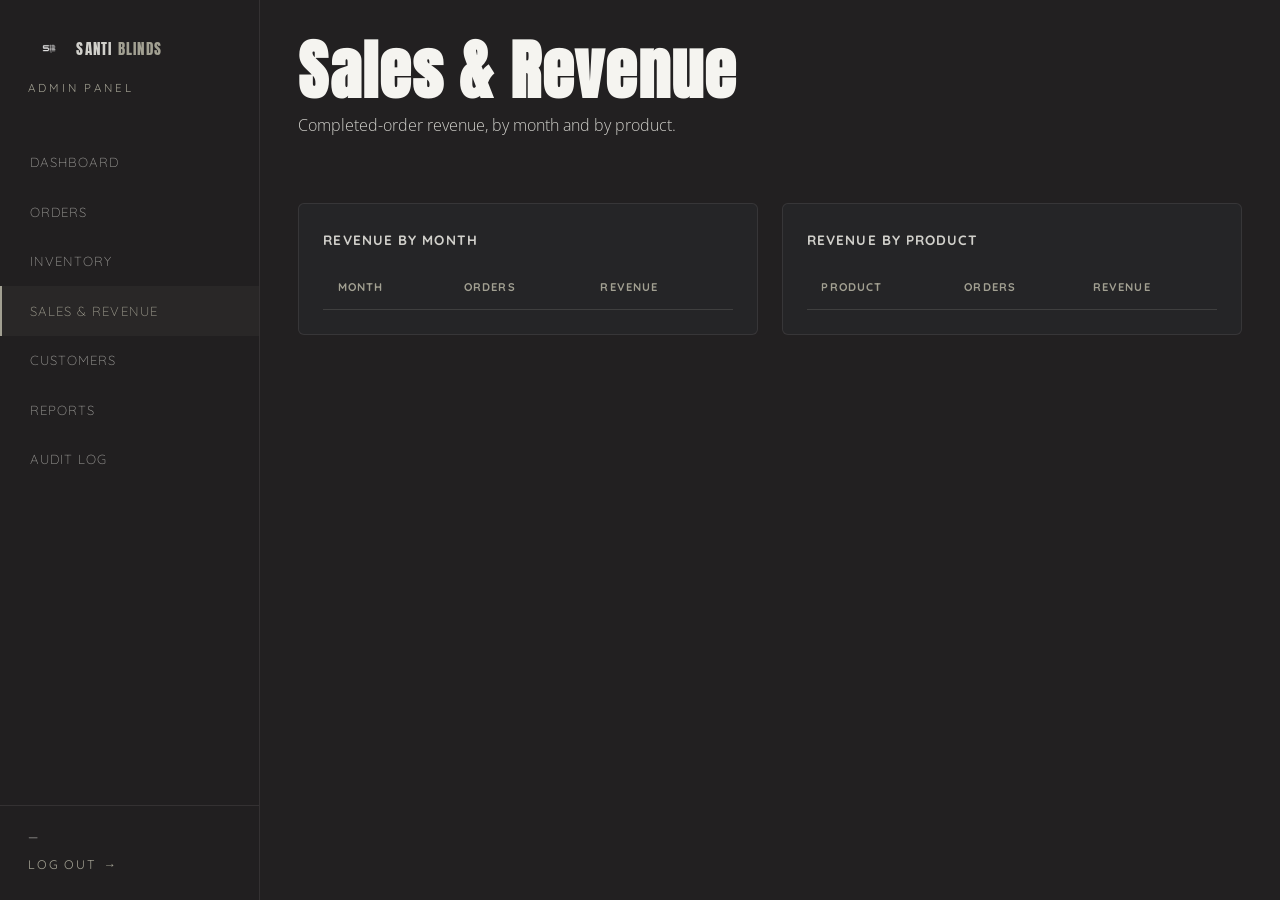
<file: admin-sales.html>
<!DOCTYPE html>
<html lang="en">
<head>
  <meta charset="UTF-8" />
  <meta name="viewport" content="width=device-width, initial-scale=1.0" />
  <title>Sales & Revenue — Santi Blinds Admin</title>
  <link rel="icon" type="image/png" href="../images/Icon.png" />
  <link rel="preconnect" href="https://fonts.googleapis.com" />
  <link rel="preconnect" href="https://fonts.gstatic.com" crossorigin />
  <link href="https://fonts.googleapis.com/css2?family=Anton&family=Quicksand:wght@300;400;500;600&family=Open+Sans:wght@300;400;600&display=swap" rel="stylesheet" />
  <link rel="stylesheet" href="css/style.css" />
</head>
<body class="admin-body">

  <div class="admin-shell">
    <aside class="admin-sidebar">
      <div class="admin-sidebar__brand">
        <img src="../images/SantiLogoNoBg.png" alt="Santi Blinds logo" />
        <span>SANTI <em>BLINDS</em></span>
      </div>
      <span class="section-label" style="padding-left:1.75rem;">Admin Panel</span>

      <nav class="admin-nav">
        <a href="admin-dashboard.html" class="admin-nav__link">Dashboard</a>
        <a href="admin-orders.html" class="admin-nav__link">Orders</a>
        <a href="admin-inventory.html" class="admin-nav__link">Inventory</a>
        <a href="admin-sales.html" class="admin-nav__link active">Sales & Revenue</a>
        <a href="admin-customers.html" class="admin-nav__link">Customers</a>
        <a href="admin-reports.html" class="admin-nav__link">Reports</a>
        <a href="admin-audit.html" class="admin-nav__link">Audit Log</a>
      </nav>

      <div class="admin-sidebar__footer">
        <span id="adminName">—</span>
        <button id="logoutBtn" class="link-arrow">Log Out <span>→</span></button>
      </div>
    </aside>

    <main class="admin-main">
      <div class="admin-view__header">
        <h1 class="section-title">Sales &amp; Revenue</h1>
        <p class="section-desc">Completed-order revenue, by month and by product.</p>
      </div>
      <div class="admin-stats" id="salesStats"></div>
      <div class="admin-grid-2">
        <div class="admin-card">
          <h3>Revenue by Month</h3>
          <div class="admin-table-wrap">
            <table class="admin-table" id="salesByMonthTable">
              <thead><tr><th>Month</th><th>Orders</th><th>Revenue</th></tr></thead>
              <tbody></tbody>
            </table>
          </div>
        </div>
        <div class="admin-card">
          <h3>Revenue by Product</h3>
          <div class="admin-table-wrap">
            <table class="admin-table" id="salesByProductTable">
              <thead><tr><th>Product</th><th>Orders</th><th>Revenue</th></tr></thead>
              <tbody></tbody>
            </table>
          </div>
        </div>
      </div>
    </main>
  </div>

  <script src="../javascript/script.js"></script>
</body>
</html>
</file>
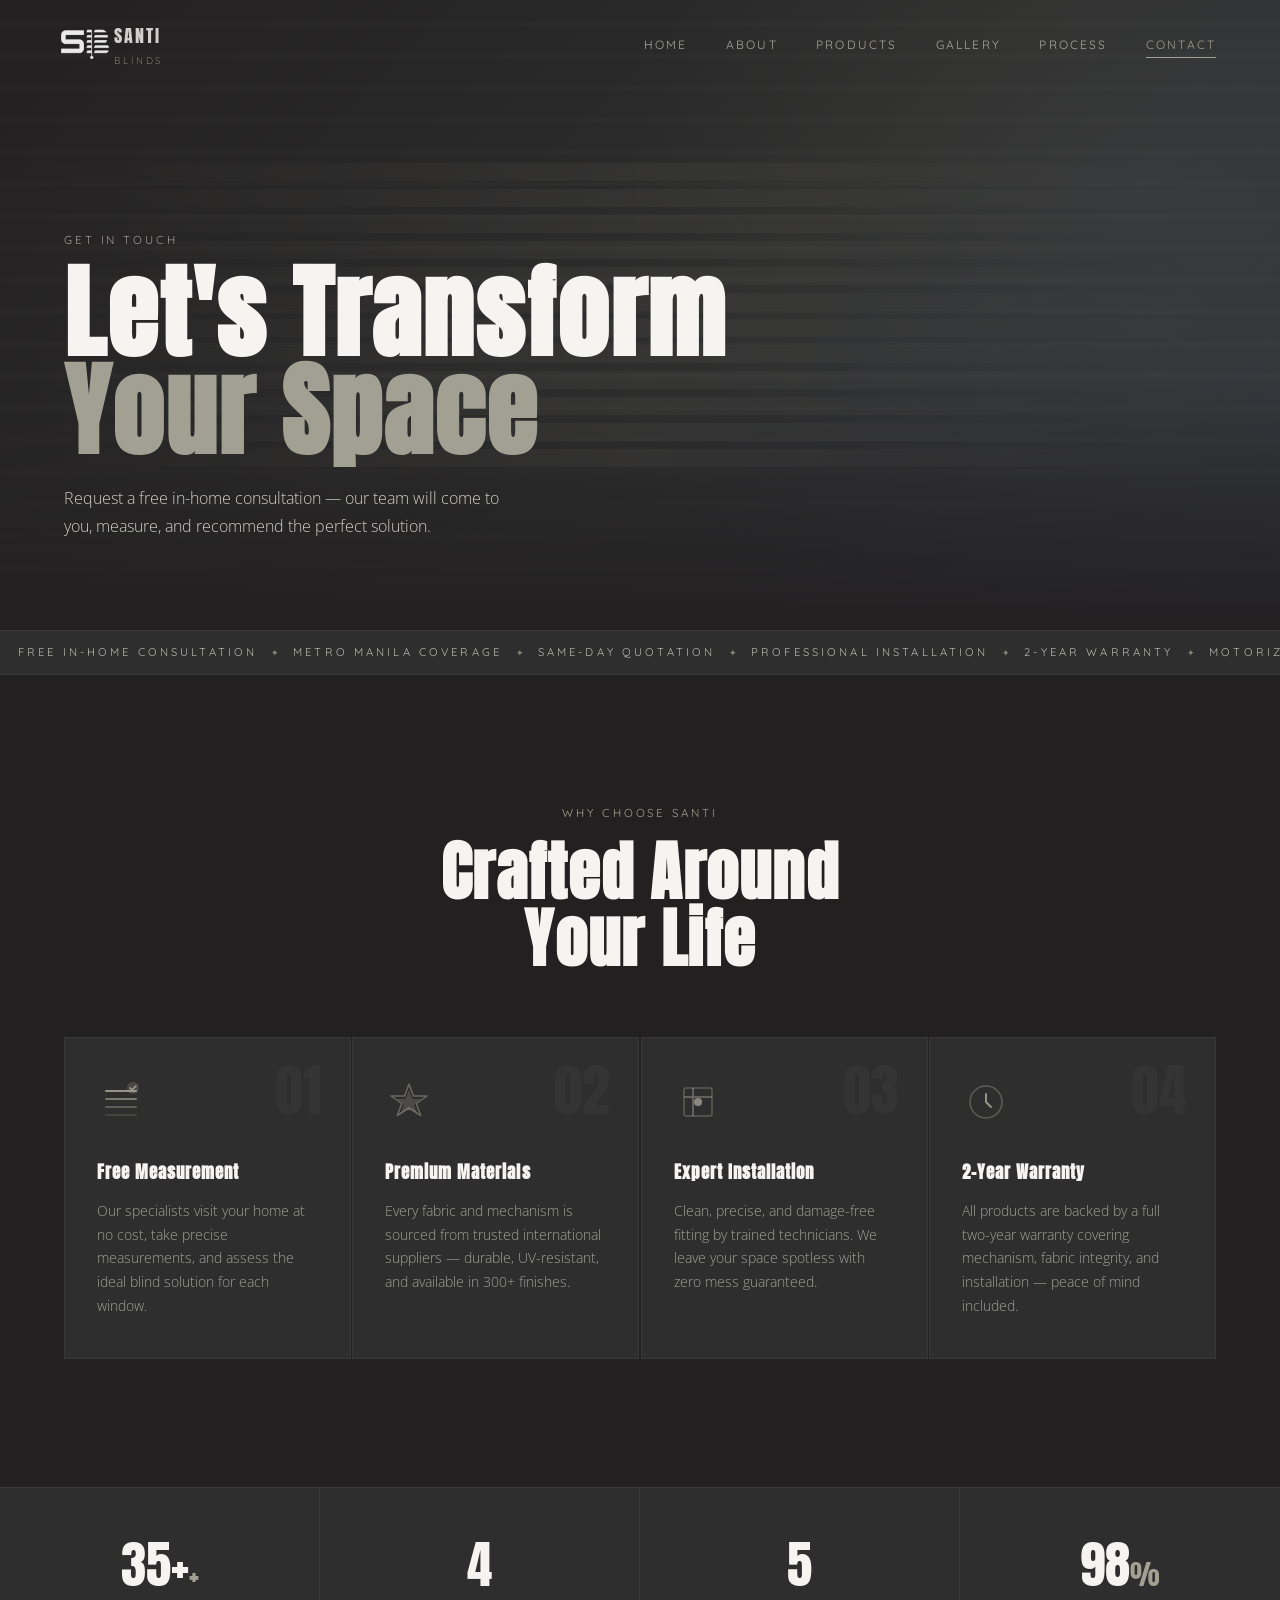
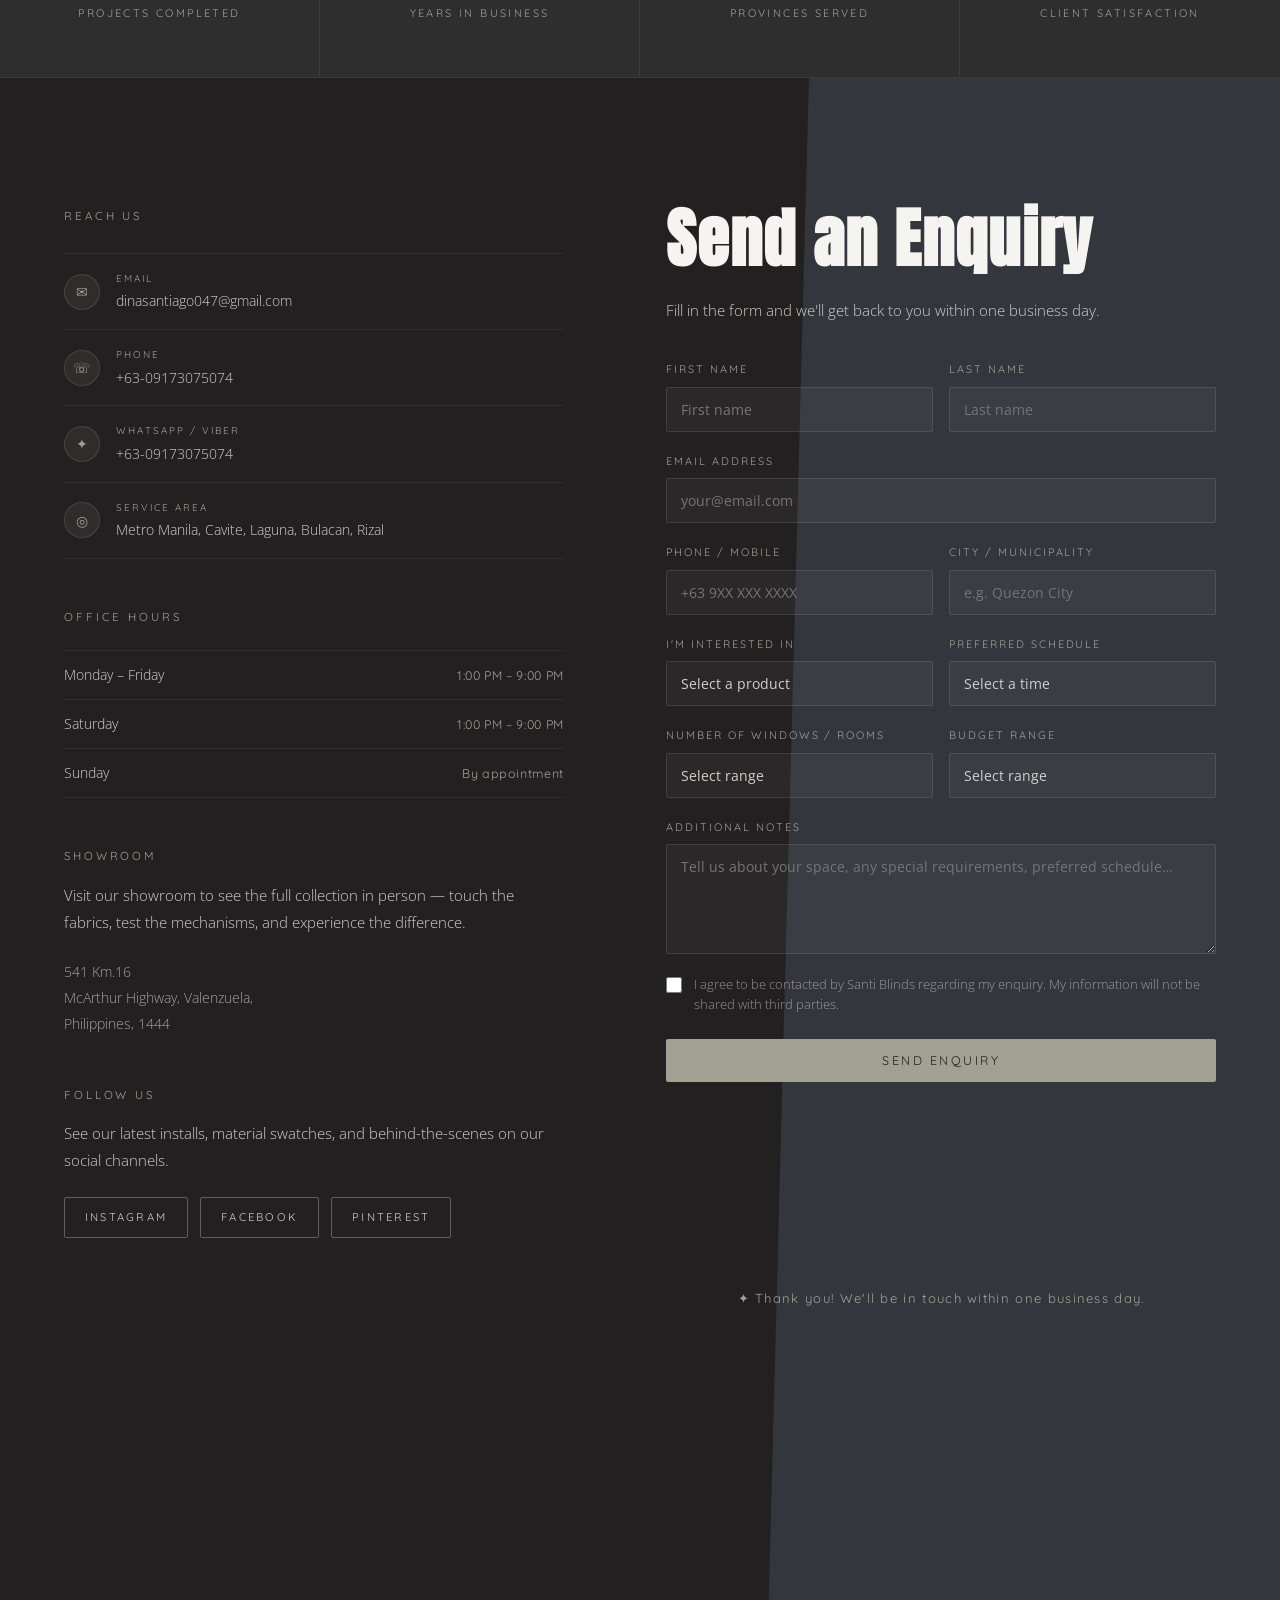
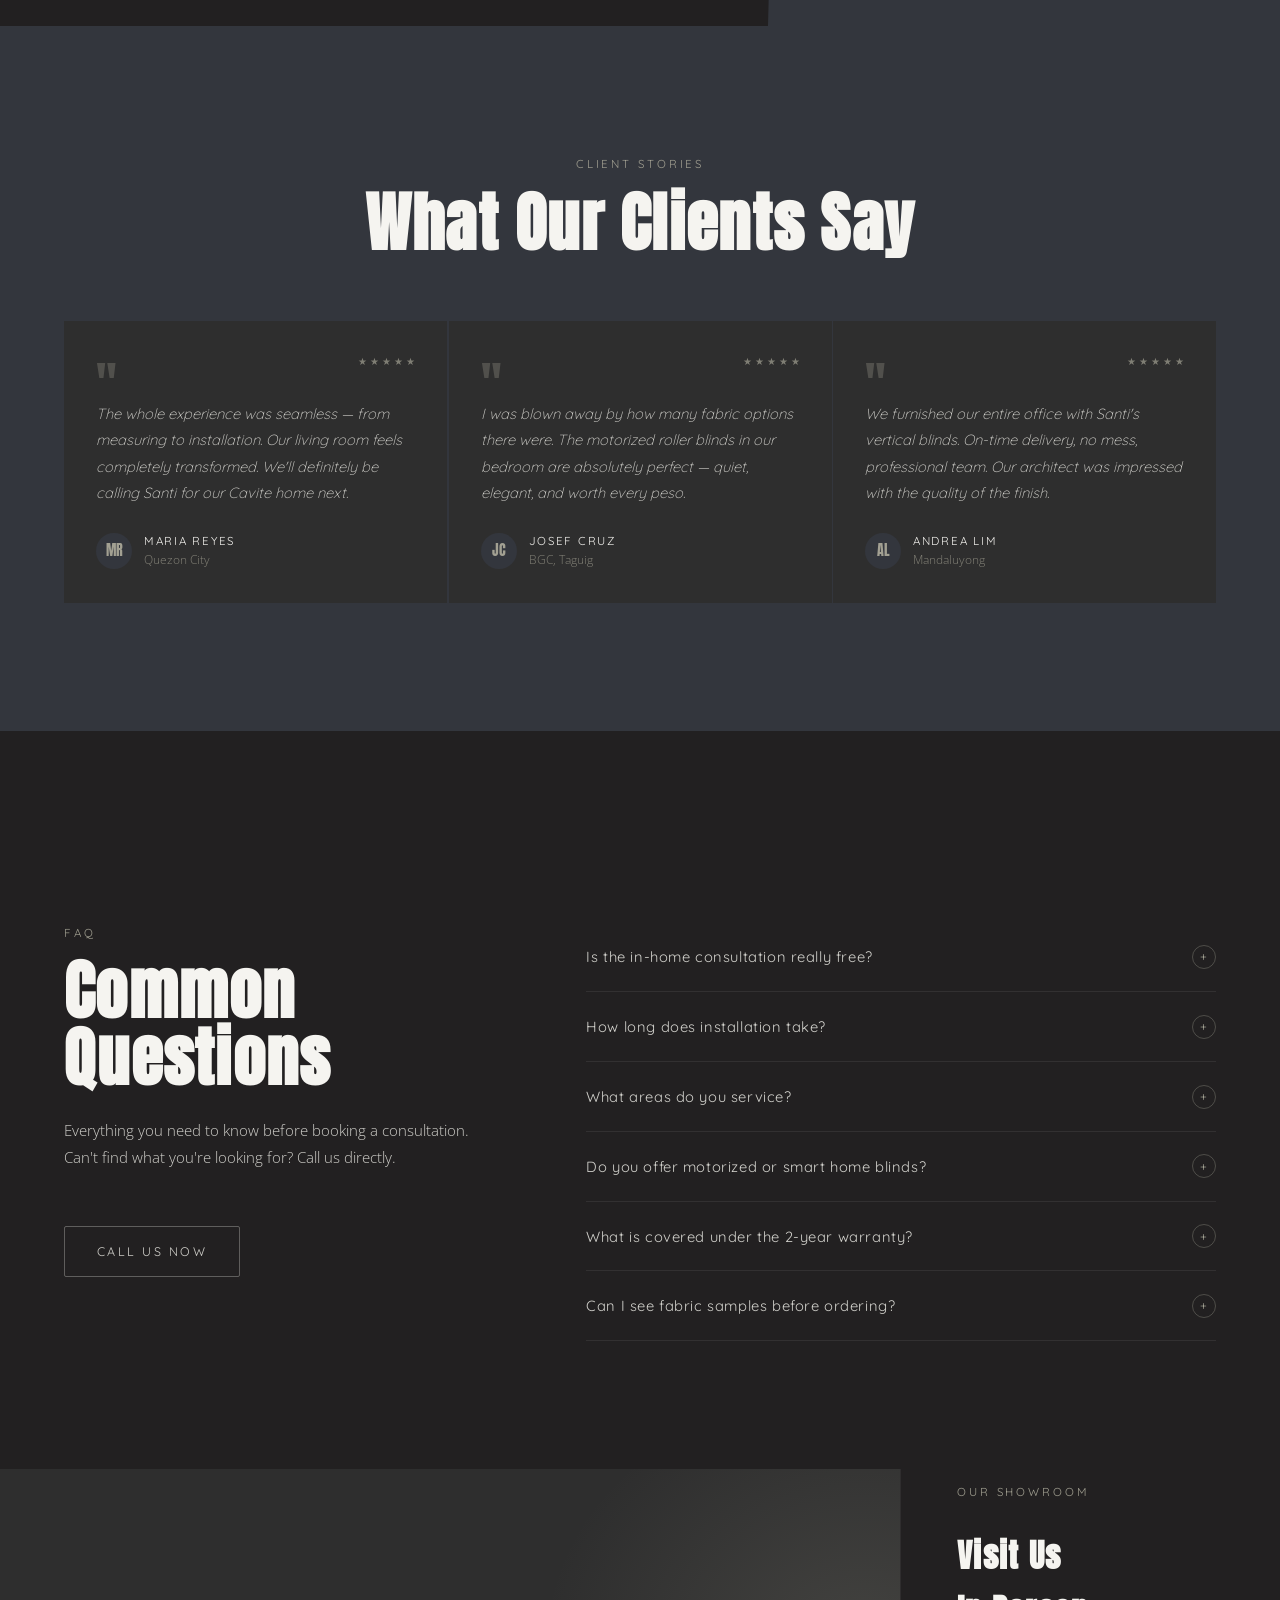
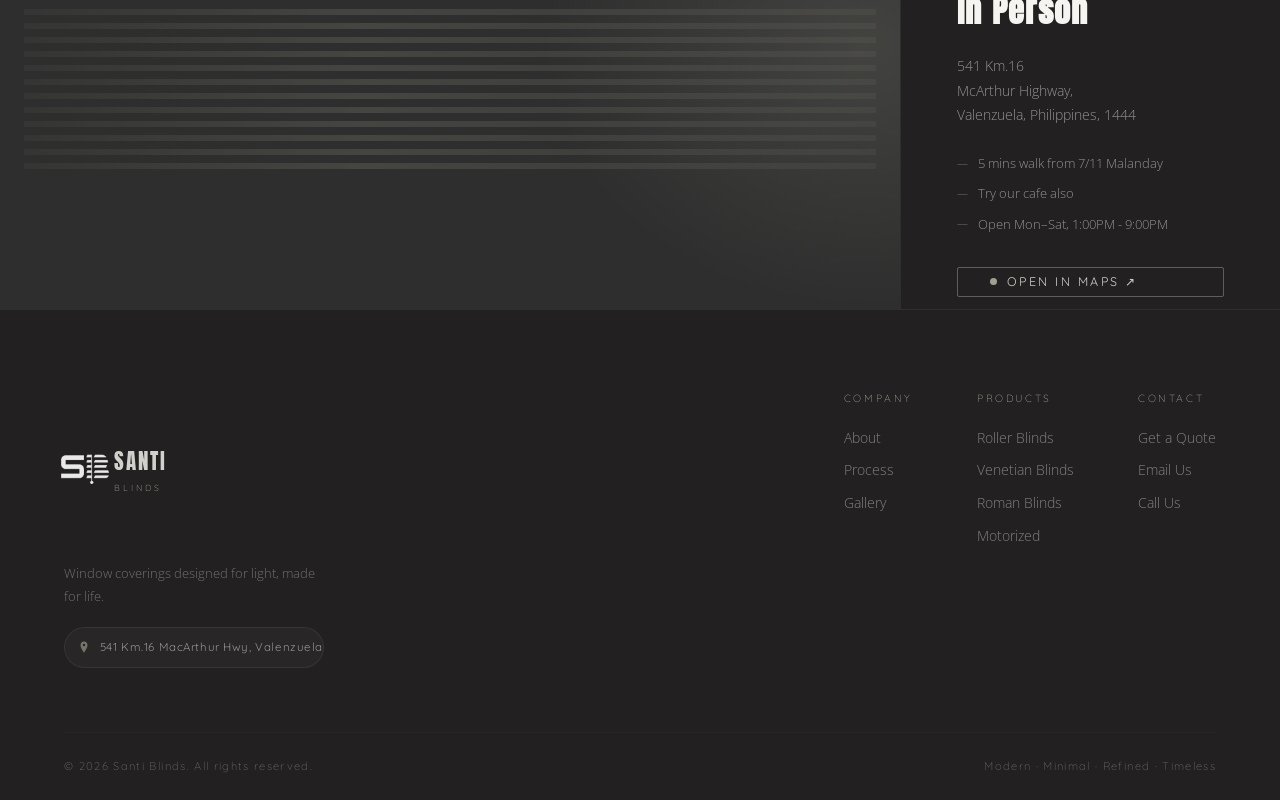
<file: contact.html>
<!DOCTYPE html>
<html lang="en">
<head>
  <meta charset="UTF-8" />
  <meta name="viewport" content="width=device-width, initial-scale=1.0" />
  <link rel="icon" type="image/png" href="images/Icon.png" />
  <title>Contact — Santi Blinds</title>
  <link rel="preconnect" href="https://fonts.googleapis.com" />
  <link rel="preconnect" href="https://fonts.gstatic.com" crossorigin />
  <link href="https://fonts.googleapis.com/css2?family=Anton&family=Quicksand:wght@300;400;500;600&family=Open+Sans:wght@300;400;600&display=swap" rel="stylesheet" />
  <link rel="stylesheet" href="css/style.css" />
</head>
<body>

  <!-- NAV -->
  <header class="nav scrolled" id="nav">
    <div class="nav__inner">
      <a href="index.html" class="nav__logo">
        <img src="images/SantiLogoNoBg.png" alt="Santi Blinds logo" class="nav__logo-img" />
        <span class="nav__brand">SANTI <em>BLINDS</em></span>
      </a>
      <nav class="nav__links" id="navLinks">
        <a href="index.html">Home</a>
        <a href="about.html">About</a>
        <a href="products.html">Products</a>
        <a href="gallery.html">Gallery</a>
        <a href="process.html">Process</a>
        <a href="contact.html" class="active">Contact</a>
      </nav>
      <button class="nav__hamburger" id="hamburger" aria-label="Toggle menu">
        <span></span><span></span><span></span>
      </button>
    </div>
  </header>

  <!-- PAGE HERO -->
  <section class="page-hero page-hero--contact">
    <div class="page-hero__bg"></div>
    <div class="page-hero__slat-lines" aria-hidden="true">
      <div class="slat-line" style="--ln:0"></div>
      <div class="slat-line" style="--ln:1"></div>
      <div class="slat-line" style="--ln:2"></div>
      <div class="slat-line" style="--ln:3"></div>
      <div class="slat-line" style="--ln:4"></div>
      <div class="slat-line" style="--ln:5"></div>
      <div class="slat-line" style="--ln:6"></div>
      <div class="slat-line" style="--ln:7"></div>
      <div class="slat-line" style="--ln:8"></div>
      <div class="slat-line" style="--ln:9"></div>
      <div class="slat-line" style="--ln:10"></div>
      <div class="slat-line" style="--ln:11"></div>
    </div>
    <div class="container">
      <div class="page-hero__content">
        <span class="section-label reveal">Get in Touch</span>
        <h1 class="page-hero__title reveal">Let's Transform<br/><span class="accent">Your Space</span></h1>
        <p class="page-hero__sub reveal">Request a free in-home consultation — our team will come to you, measure, and recommend the perfect solution.</p>
      </div>
    </div>
  </section>

  <!-- MARQUEE -->
  <div class="marquee">
    <div class="marquee__track">
      <span>FREE IN-HOME CONSULTATION</span><span class="dot">✦</span>
      <span>METRO MANILA COVERAGE</span><span class="dot">✦</span>
      <span>SAME-DAY QUOTATION</span><span class="dot">✦</span>
      <span>PROFESSIONAL INSTALLATION</span><span class="dot">✦</span>
      <span>2-YEAR WARRANTY</span><span class="dot">✦</span>
      <span>MOTORIZED OPTIONS</span><span class="dot">✦</span>
      <span>1,200+ PROJECTS COMPLETED</span><span class="dot">✦</span>
      <span>FREE IN-HOME CONSULTATION</span><span class="dot">✦</span>
      <span>METRO MANILA COVERAGE</span><span class="dot">✦</span>
      <span>SAME-DAY QUOTATION</span><span class="dot">✦</span>
      <span>PROFESSIONAL INSTALLATION</span><span class="dot">✦</span>
      <span>2-YEAR WARRANTY</span><span class="dot">✦</span>
      <span>MOTORIZED OPTIONS</span><span class="dot">✦</span>
      <span>1,200+ PROJECTS COMPLETED</span><span class="dot">✦</span>
    </div>
  </div>

  <!-- WHY CHOOSE SANTI -->
  <section class="why-section section">
    <div class="container">
      <div class="section-header">
        <span class="section-label reveal">Why Choose Santi</span>
        <h2 class="section-title reveal">Crafted Around<br/><span class="accent">Your Life</span></h2>
      </div>
      <div class="why__grid">
        <div class="why__card reveal">
          <div class="why__num">01</div>
          <svg class="why__icon" viewBox="0 0 48 48" fill="none" xmlns="http://www.w3.org/2000/svg" aria-hidden="true">
            <rect x="8" y="12" width="32" height="2" rx="1" fill="currentColor" opacity=".9"/>
            <rect x="8" y="20" width="32" height="2" rx="1" fill="currentColor" opacity=".65"/>
            <rect x="8" y="28" width="32" height="2" rx="1" fill="currentColor" opacity=".4"/>
            <rect x="8" y="36" width="32" height="2" rx="1" fill="currentColor" opacity=".2"/>
            <circle cx="36" cy="10" r="6" fill="currentColor" opacity=".25"/>
            <path d="M33 10l2 2 4-4" stroke="currentColor" stroke-width="1.5" stroke-linecap="round" stroke-linejoin="round"/>
          </svg>
          <h3>Free Measurement</h3>
          <p>Our specialists visit your home at no cost, take precise measurements, and assess the ideal blind solution for each window.</p>
        </div>
        <div class="why__card reveal" data-delay="80">
          <div class="why__num">02</div>
          <svg class="why__icon" viewBox="0 0 48 48" fill="none" xmlns="http://www.w3.org/2000/svg" aria-hidden="true">
            <path d="M24 6L28.5 18H42L31.25 25.5L35.75 37.5L24 30L12.25 37.5L16.75 25.5L6 18H19.5L24 6Z" stroke="currentColor" stroke-width="1.5" stroke-linejoin="round" fill="none" opacity=".5"/>
            <path d="M24 12L27.5 21H36L29.25 26.5L31.75 35L24 30.5L16.25 35L18.75 26.5L12 21H20.5L24 12Z" fill="currentColor" opacity=".25"/>
          </svg>
          <h3>Premium Materials</h3>
          <p>Every fabric and mechanism is sourced from trusted international suppliers — durable, UV-resistant, and available in 300+ finishes.</p>
        </div>
        <div class="why__card reveal" data-delay="160">
          <div class="why__num">03</div>
          <svg class="why__icon" viewBox="0 0 48 48" fill="none" xmlns="http://www.w3.org/2000/svg" aria-hidden="true">
            <rect x="10" y="10" width="28" height="28" rx="2" stroke="currentColor" stroke-width="1.5" fill="none" opacity=".4"/>
            <path d="M10 19h28M19 10v28" stroke="currentColor" stroke-width="1.5" opacity=".6"/>
            <circle cx="24" cy="24" r="4" fill="currentColor" opacity=".8"/>
          </svg>
          <h3>Expert Installation</h3>
          <p>Clean, precise, and damage-free fitting by trained technicians. We leave your space spotless with zero mess guaranteed.</p>
        </div>
        <div class="why__card reveal" data-delay="240">
          <div class="why__num">04</div>
          <svg class="why__icon" viewBox="0 0 48 48" fill="none" xmlns="http://www.w3.org/2000/svg" aria-hidden="true">
            <path d="M8 24C8 15.163 15.163 8 24 8s16 7.163 16 16-7.163 16-16 16S8 32.837 8 24z" stroke="currentColor" stroke-width="1.5" fill="none" opacity=".4"/>
            <path d="M24 16v8l5 5" stroke="currentColor" stroke-width="2" stroke-linecap="round" stroke-linejoin="round" opacity=".9"/>
          </svg>
          <h3>2-Year Warranty</h3>
          <p>All products are backed by a full two-year warranty covering mechanism, fabric integrity, and installation — peace of mind included.</p>
        </div>
      </div>
    </div>
  </section>

  <!-- STATS STRIP -->
  <div class="stats-strip">
    <div class="stats-strip__grid">
      <div class="stats-strip__item reveal">
        <span class="stats-strip__num">35+<span class="stats-strip__sup">+</span></span>
        <span class="stats-strip__label">Projects Completed</span>
      </div>
      <div class="stats-strip__item reveal" data-delay="80">
        <span class="stats-strip__num">4</span>
        <span class="stats-strip__label">Years in Business</span>
      </div>
      <div class="stats-strip__item reveal" data-delay="160">
        <span class="stats-strip__num">5</span>
        <span class="stats-strip__label">Provinces Served</span>
      </div>
      <div class="stats-strip__item reveal" data-delay="240">
        <span class="stats-strip__num">98<span class="stats-strip__sup">%</span></span>
        <span class="stats-strip__label">Client Satisfaction</span>
      </div>
    </div>
  </div>

  <!-- CONTACT MAIN -->
  <section class="contact-page section">
    <div class="container">
      <div class="contact__grid contact__grid--page">

        <!-- INFO COLUMN -->
        <div class="contact__info">

          <div class="contact-info-block reveal">
            <span class="section-label">Reach Us</span>
            <div class="contact__details">
              <a href="mailto:info@santiblinds.com" class="contact__detail contact__detail--link">
                <span class="detail-icon">✉</span>
                <div>
                  <span class="detail-label">Email</span>
                  <span>dinasantiago047@gmail.com</span>
                </div>
              </a>
              <a href="tel:+6328888000" class="contact__detail contact__detail--link">
                <span class="detail-icon">☏</span>
                <div>
                  <span class="detail-label">Phone</span>
                  <span>+63-09173075074</span>
                </div>
              </a>
              <a href="https://wa.me/639XXXXXXXXX" class="contact__detail contact__detail--link">
                <span class="detail-icon">✦</span>
                <div>
                  <span class="detail-label">WhatsApp / Viber</span>
                  <span>+63-09173075074</span>
                </div>
              </a>
              <div class="contact__detail">
                <span class="detail-icon">◎</span>
                <div>
                  <span class="detail-label">Service Area</span>
                  <span>Metro Manila, Cavite, Laguna, Bulacan, Rizal</span>
                </div>
              </div>
            </div>
          </div>

          <div class="contact-info-block reveal" data-delay="100">
            <span class="section-label">Office Hours</span>
            <div class="hours-table">
              <div class="hours-row">
                <span>Monday – Friday</span>
                <span>1:00 PM – 9:00 PM</span>
              </div>
              <div class="hours-row">
                <span>Saturday</span>
                <span>1:00 PM – 9:00 PM</span>
              </div>
              <div class="hours-row">
                <span>Sunday</span>
                <span>By appointment</span>
              </div>
            </div>
          </div>

          <div class="contact-info-block reveal" data-delay="200">
            <span class="section-label">Showroom</span>
            <p class="body-text">Visit our showroom to see the full collection in person — touch the fabrics, test the mechanisms, and experience the difference.</p>
            <address class="showroom-address">
              541 Km.16<br/>
              McArthur Highway, Valenzuela,<br/>
               Philippines, 1444
            </address>
          </div>

          <div class="contact-info-block reveal" data-delay="300">
            <span class="section-label">Follow Us</span>
            <p class="body-text">See our latest installs, material swatches, and behind-the-scenes on our social channels.</p>
            <div class="contact__socials">
              <a href="https://www.instagram.com/santi.blinds/" class="btn btn--ghost btn--sm">Instagram</a>
              <a href="https://www.facebook.com/profile.php?id=61555886772759" class="btn btn--ghost btn--sm">Facebook</a>
              <a href="https://www.pinterest.com/agapitolearning/" class="btn btn--ghost btn--sm">Pinterest</a>
            </div>
          </div>

        </div>

        <!-- FORM COLUMN -->
        <div class="contact__form reveal">
          <div class="form-header">
            <h2 class="section-title">Send an Enquiry</h2>
            <p class="body-text">Fill in the form and we'll get back to you within one business day.</p>
          </div>
          <form id="contactForm" novalidate>
            <div class="form-row">
              <div class="form-group">
                <label for="fname">First Name</label>
                <input type="text" id="fname" name="fname" placeholder="First name" required />
              </div>
              <div class="form-group">
                <label for="lname">Last Name</label>
                <input type="text" id="lname" name="lname" placeholder="Last name" required />
              </div>
            </div>
            <div class="form-group">
              <label for="email">Email Address</label>
              <input type="email" id="email" name="email" placeholder="your@email.com" required />
            </div>
            <div class="form-row">
              <div class="form-group">
                <label for="phone">Phone / Mobile</label>
                <input type="tel" id="phone" name="phone" placeholder="+63 9XX XXX XXXX" />
              </div>
              <div class="form-group">
                <label for="city">City / Municipality</label>
                <input type="text" id="city" name="city" placeholder="e.g. Quezon City" />
              </div>
            </div>
            <div class="form-row">
              <div class="form-group">
                <label for="interest">I'm interested in</label>
                <select id="interest" name="interest">
                  <option value="">Select a product</option>
                  <option>Roller Blinds</option>
                  <option>Venetian Blinds</option>
                  <option>Roman Blinds</option>
                  <option>Vertical Blinds</option>
                  <option>Cellular / Honeycomb</option>
                  <option>Motorized Blinds</option>
                  <option>Not sure — need advice</option>
                </select>
              </div>
              <div class="form-group">
                <label for="preferred">Preferred Schedule</label>
                <select id="preferred" name="preferred">
                  <option value="">Select a time</option>
                  <option>Weekday Morning</option>
                  <option>Weekday Afternoon</option>
                  <option>Saturday Morning</option>
                  <option>Saturday Afternoon</option>
                  <option>Flexible</option>
                </select>
              </div>
            </div>
            <div class="form-row">
              <div class="form-group">
                <label for="rooms">Number of Windows / Rooms</label>
                <select id="rooms" name="rooms">
                  <option value="">Select range</option>
                  <option>1–3 windows</option>
                  <option>4–8 windows</option>
                  <option>9–15 windows</option>
                  <option>Whole house / apartment</option>
                  <option>Commercial project</option>
                </select>
              </div>
              <div class="form-group">
                <label for="budget">Budget Range</label>
                <select id="budget" name="budget">
                  <option value="">Select range</option>
                  <option>Under ₱10,000</option>
                  <option>₱10,000 – ₱30,000</option>
                  <option>₱30,000 – ₱80,000</option>
                  <option>₱80,000+</option>
                  <option>Need guidance</option>
                </select>
              </div>
            </div>
            <div class="form-group">
              <label for="message">Additional Notes</label>
              <textarea id="message" name="message" rows="4" placeholder="Tell us about your space, any special requirements, preferred schedule…"></textarea>
            </div>
            <div class="form-check">
              <input type="checkbox" id="consent" name="consent" />
              <label for="consent" class="form-check__label">I agree to be contacted by Santi Blinds regarding my enquiry. My information will not be shared with third parties.</label>
            </div>
            <button type="submit" class="btn btn--primary btn--full">Send Enquiry</button>
            <p class="form-success" id="formSuccess">✦ Thank you! We'll be in touch within one business day.</p>
          </form>
        </div>

      </div>
    </div>
  </section>

  <!-- CLIENT TESTIMONIALS -->
  <section class="contact-testimonials section">
    <div class="container">
      <div class="section-header">
        <span class="section-label reveal">Client Stories</span>
        <h2 class="section-title reveal">What Our Clients Say</h2>
      </div>
      <div class="ctestimonial-grid">
        <div class="ctestimonial-card reveal">
          <div class="stars">★ ★ ★ ★ ★</div>
          <div class="ctestimonial-card__quote">"</div>
          <blockquote>The whole experience was seamless — from measuring to installation. Our living room feels completely transformed. We'll definitely be calling Santi for our Cavite home next.</blockquote>
          <div class="ctestimonial-card__author">
            <div class="ctestimonial-card__avatar">MR</div>
            <div>
              <span class="ctestimonial-card__name">Maria Reyes</span>
              <span class="ctestimonial-card__loc">Quezon City</span>
            </div>
          </div>
        </div>
        <div class="ctestimonial-card reveal" data-delay="100">
          <div class="stars">★ ★ ★ ★ ★</div>
          <div class="ctestimonial-card__quote">"</div>
          <blockquote>I was blown away by how many fabric options there were. The motorized roller blinds in our bedroom are absolutely perfect — quiet, elegant, and worth every peso.</blockquote>
          <div class="ctestimonial-card__author">
            <div class="ctestimonial-card__avatar">JC</div>
            <div>
              <span class="ctestimonial-card__name">Josef Cruz</span>
              <span class="ctestimonial-card__loc">BGC, Taguig</span>
            </div>
          </div>
        </div>
        <div class="ctestimonial-card reveal" data-delay="200">
          <div class="stars">★ ★ ★ ★ ★</div>
          <div class="ctestimonial-card__quote">"</div>
          <blockquote>We furnished our entire office with Santi's vertical blinds. On-time delivery, no mess, professional team. Our architect was impressed with the quality of the finish.</blockquote>
          <div class="ctestimonial-card__author">
            <div class="ctestimonial-card__avatar">AL</div>
            <div>
              <span class="ctestimonial-card__name">Andrea Lim</span>
              <span class="ctestimonial-card__loc">Mandaluyong</span>
            </div>
          </div>
        </div>
      </div>
    </div>
  </section>

  <!-- FAQ -->
  <section class="faq-section section">
    <div class="container">
      <div class="faq__grid">
        <div class="faq__intro reveal">
          <span class="section-label">FAQ</span>
          <h2 class="section-title">Common<br/><span class="accent">Questions</span></h2>
          <p class="body-text">Everything you need to know before booking a consultation. Can't find what you're looking for? Call us directly.</p>
          <a href="tel:+6328888000" class="btn btn--ghost faq__cta">Call Us Now</a>
        </div>
        <div class="faq__list reveal" data-delay="100">
          <div class="faq__item">
            <button class="faq__q" aria-expanded="false">
              Is the in-home consultation really free?
              <span class="faq__q-icon">+</span>
            </button>
            <div class="faq__a">
              <p>Yes, completely free with no obligation. Our consultant will visit, measure all windows, show you fabric samples, and provide a detailed quote — all at no cost.</p>
            </div>
          </div>
          <div class="faq__item">
            <button class="faq__q" aria-expanded="false">
              How long does installation take?
              <span class="faq__q-icon">+</span>
            </button>
            <div class="faq__a">
              <p>Most residential installs take 2–4 hours for a typical home. Large commercial projects are planned on a case-by-case basis. We'll give you a precise timeline during the consultation.</p>
            </div>
          </div>
          <div class="faq__item">
            <button class="faq__q" aria-expanded="false">
              What areas do you service?
              <span class="faq__q-icon">+</span>
            </button>
            <div class="faq__a">
              <p>We serve all of Metro Manila plus Cavite, Laguna, Bulacan, and Rizal provinces. For projects outside these areas, please contact us directly and we'll do our best to accommodate.</p>
            </div>
          </div>
          <div class="faq__item">
            <button class="faq__q" aria-expanded="false">
              Do you offer motorized or smart home blinds?
              <span class="faq__q-icon">+</span>
            </button>
            <div class="faq__a">
              <p>Yes. We carry motorized systems compatible with remote control, smartphone apps, and smart home platforms like Google Home and Amazon Alexa. Ask about our motorized range during your consultation.</p>
            </div>
          </div>
          <div class="faq__item">
            <button class="faq__q" aria-expanded="false">
              What is covered under the 2-year warranty?
              <span class="faq__q-icon">+</span>
            </button>
            <div class="faq__a">
              <p>The warranty covers manufacturing defects, mechanism failure, fabric delamination, and installation-related issues. It does not cover physical damage from misuse or external force.</p>
            </div>
          </div>
          <div class="faq__item">
            <button class="faq__q" aria-expanded="false">
              Can I see fabric samples before ordering?
              <span class="faq__q-icon">+</span>
            </button>
            <div class="faq__a">
              <p>Absolutely. Our consultant brings a full sample kit during the home visit. You can also visit our showroom in Quezon City to explore the complete collection at your own pace.</p>
            </div>
          </div>
        </div>
      </div>
    </div>
  </section>

  <!-- MAP PLACEHOLDER -->
  <section class="map-section">
    <div class="map-placeholder">
      <div class="map-placeholder__inner">
        <div class="map__slat-visual">
          <div class="slat-art__frame">
            <div class="slat-art__light"></div>
            <div class="slat-art__slats">
              <div class="slat" style="--i:0"></div><div class="slat" style="--i:1"></div>
              <div class="slat" style="--i:2"></div><div class="slat" style="--i:3"></div>
              <div class="slat" style="--i:4"></div><div class="slat" style="--i:5"></div>
              <div class="slat" style="--i:6"></div><div class="slat" style="--i:7"></div>
              <div class="slat" style="--i:8"></div><div class="slat" style="--i:9"></div>
              <div class="slat" style="--i:10"></div><div class="slat" style="--i:11"></div>
            </div>
          </div>
        </div>
        <div class="map-placeholder__label">
          <span class="section-label">Our Showroom</span>
          <h3 class="map-placeholder__title">Visit Us<br/>In Person</h3>
          <p class="map-placeholder__address">541 Km.16<br/>McArthur Highway,<br/> Valenzuela, Philippines, 1444</p>
          <ul class="map-directions">
            <li>5 mins walk from 7/11 Malanday</li>
            <li>Try our cafe also</li>
            <li>Open Mon–Sat, 1:00PM - 9:00PM</li>
          </ul>
          <a href="https://www.google.com/maps/dir/?api=1&destination=Santi+Cafe+541+Km.16+MacArthur+Highway+Valenzuela+Metro+Manila+1444&travelmode=driving" target="_blank" rel="noopener" class="btn btn--ghost">Open in Maps ↗</a>
        </div>
      </div>
    </div>
  </section>

  <!-- FOOTER -->
  <footer class="footer">
    <div class="container">
      <div class="footer__top">
        <div class="footer__brand">
          <span class="footer__logo">
            <img src="images/SantiLogoNoBg.png" alt="Santi Blinds logo" class="footer__logo-img" />
            <span class="footer__logo-text">SANTI <em>BLINDS</em></span>
          </span>
          <p>Window coverings designed for light, made for life.</p>
          <a
            href="https://www.google.com/maps/dir/?api=1&destination=Santi+Cafe+541+Km.16+MacArthur+Highway+Valenzuela+Metro+Manila+1444&travelmode=driving"
            target="_blank"
            rel="noopener"
            class="footer__map-btn"
            aria-label="Get directions to Santi Blinds showroom"
          >
            <svg class="footer__map-icon" viewBox="0 0 20 20" fill="none" xmlns="http://www.w3.org/2000/svg" aria-hidden="true">
              <path d="M10 2C7.24 2 5 4.24 5 7c0 4.25 5 11 5 11s5-6.75 5-11c0-2.76-2.24-5-5-5zm0 6.75A1.75 1.75 0 1 1 10 5.25a1.75 1.75 0 0 1 0 3.5z" fill="currentColor"/>
            </svg>
            <span>541 Km.16 MacArthur Hwy, Valenzuela</span>
            <svg class="footer__map-arrow" viewBox="0 0 12 12" fill="none" xmlns="http://www.w3.org/2000/svg" aria-hidden="true">
              <path d="M2 10L10 2M10 2H4M10 2v6" stroke="currentColor" stroke-width="1.5" stroke-linecap="round" stroke-linejoin="round"/>
            </svg>
          </a>
        </div>
        <div class="footer__nav">
          <div>
            <h4>Company</h4>
            <a href="about.html">About</a>
            <a href="process.html">Process</a>
            <a href="gallery.html">Gallery</a>
          </div>
          <div>
            <h4>Products</h4>
            <a href="products.html">Roller Blinds</a>
            <a href="products.html">Venetian Blinds</a>
            <a href="products.html">Roman Blinds</a>
            <a href="products.html">Motorized</a>
          </div>
          <div>
            <h4>Contact</h4>
            <a href="contact.html">Get a Quote</a>
            <a href="mailto:info@santiblinds.com">Email Us</a>
            <a href="tel:+6328888000">Call Us</a>
          </div>
        </div>
      </div>
      <div class="footer__bottom">
        <p>© 2026 Santi Blinds. All rights reserved.</p>
        <p>Modern · Minimal · Refined · Timeless</p>
      </div>
    </div>
  </footer>

  <script src="javascript/script.js"></script>
</body>
</html>
</file>
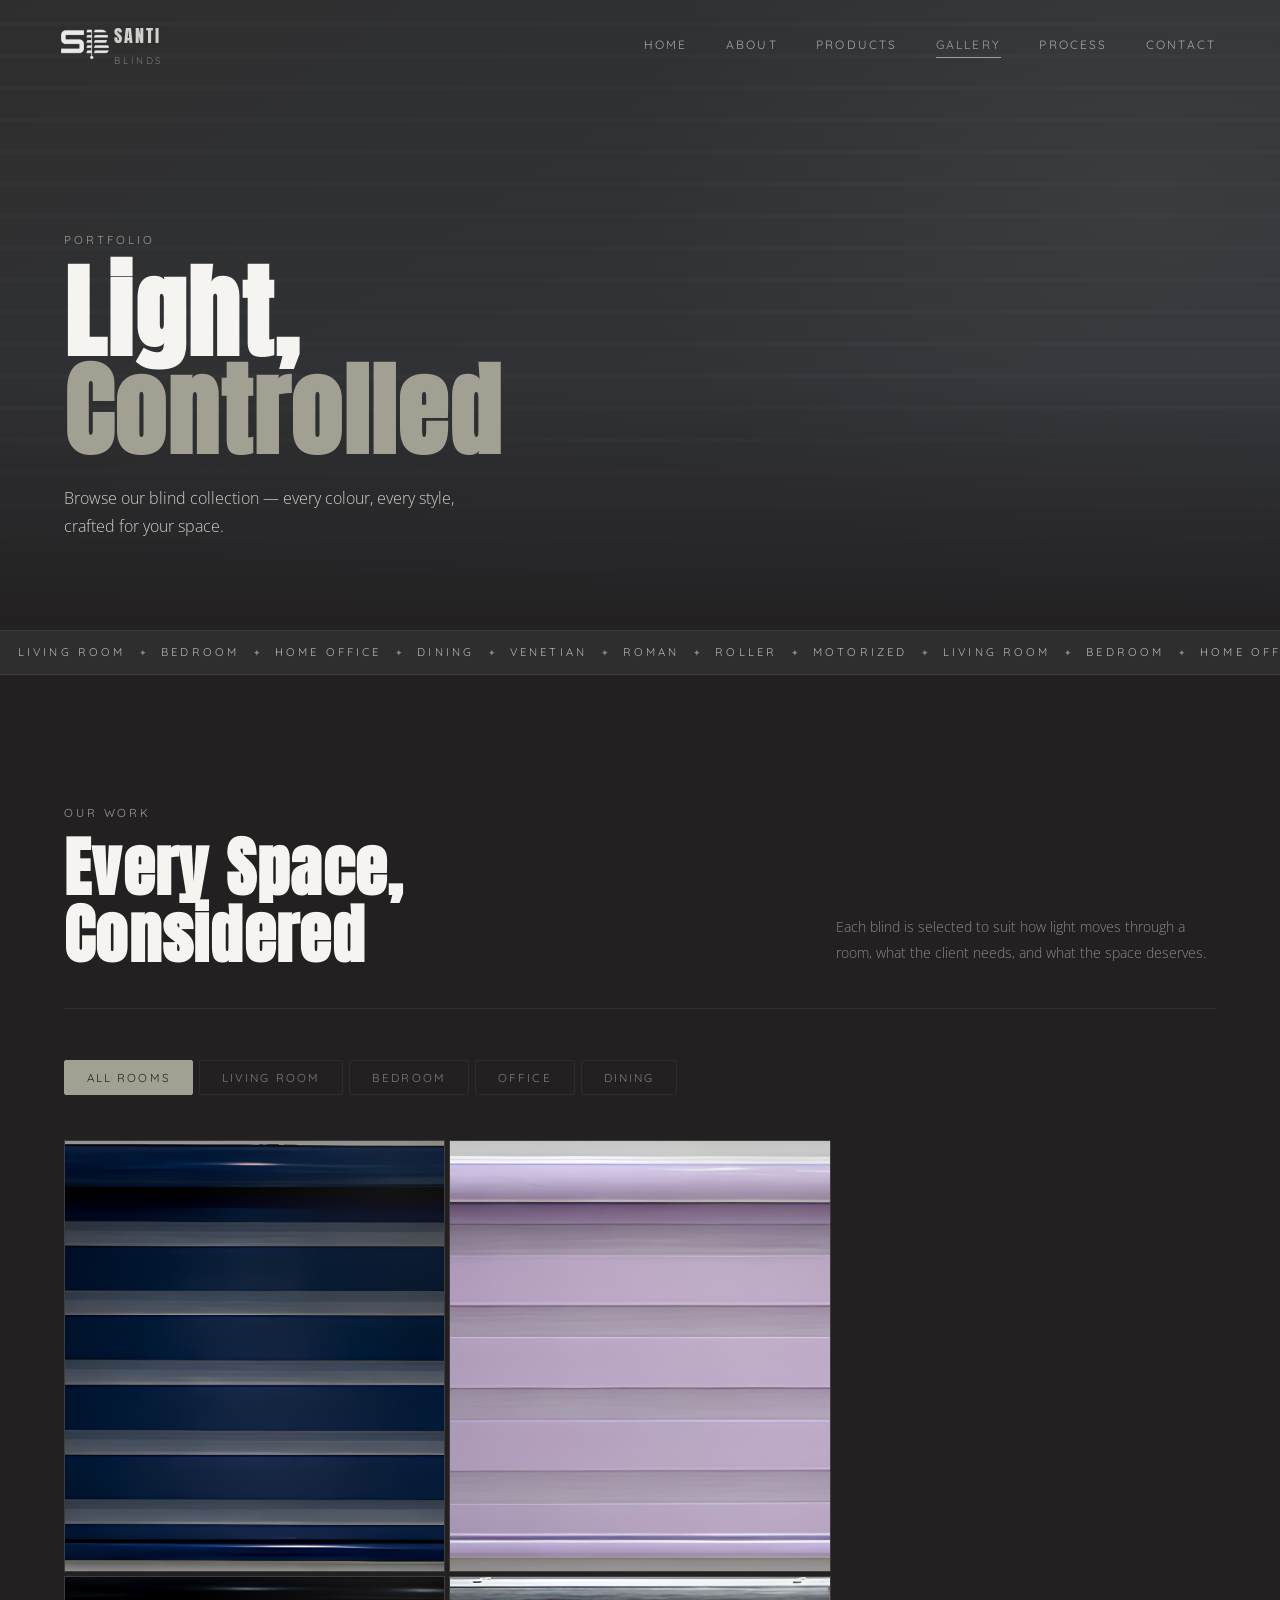
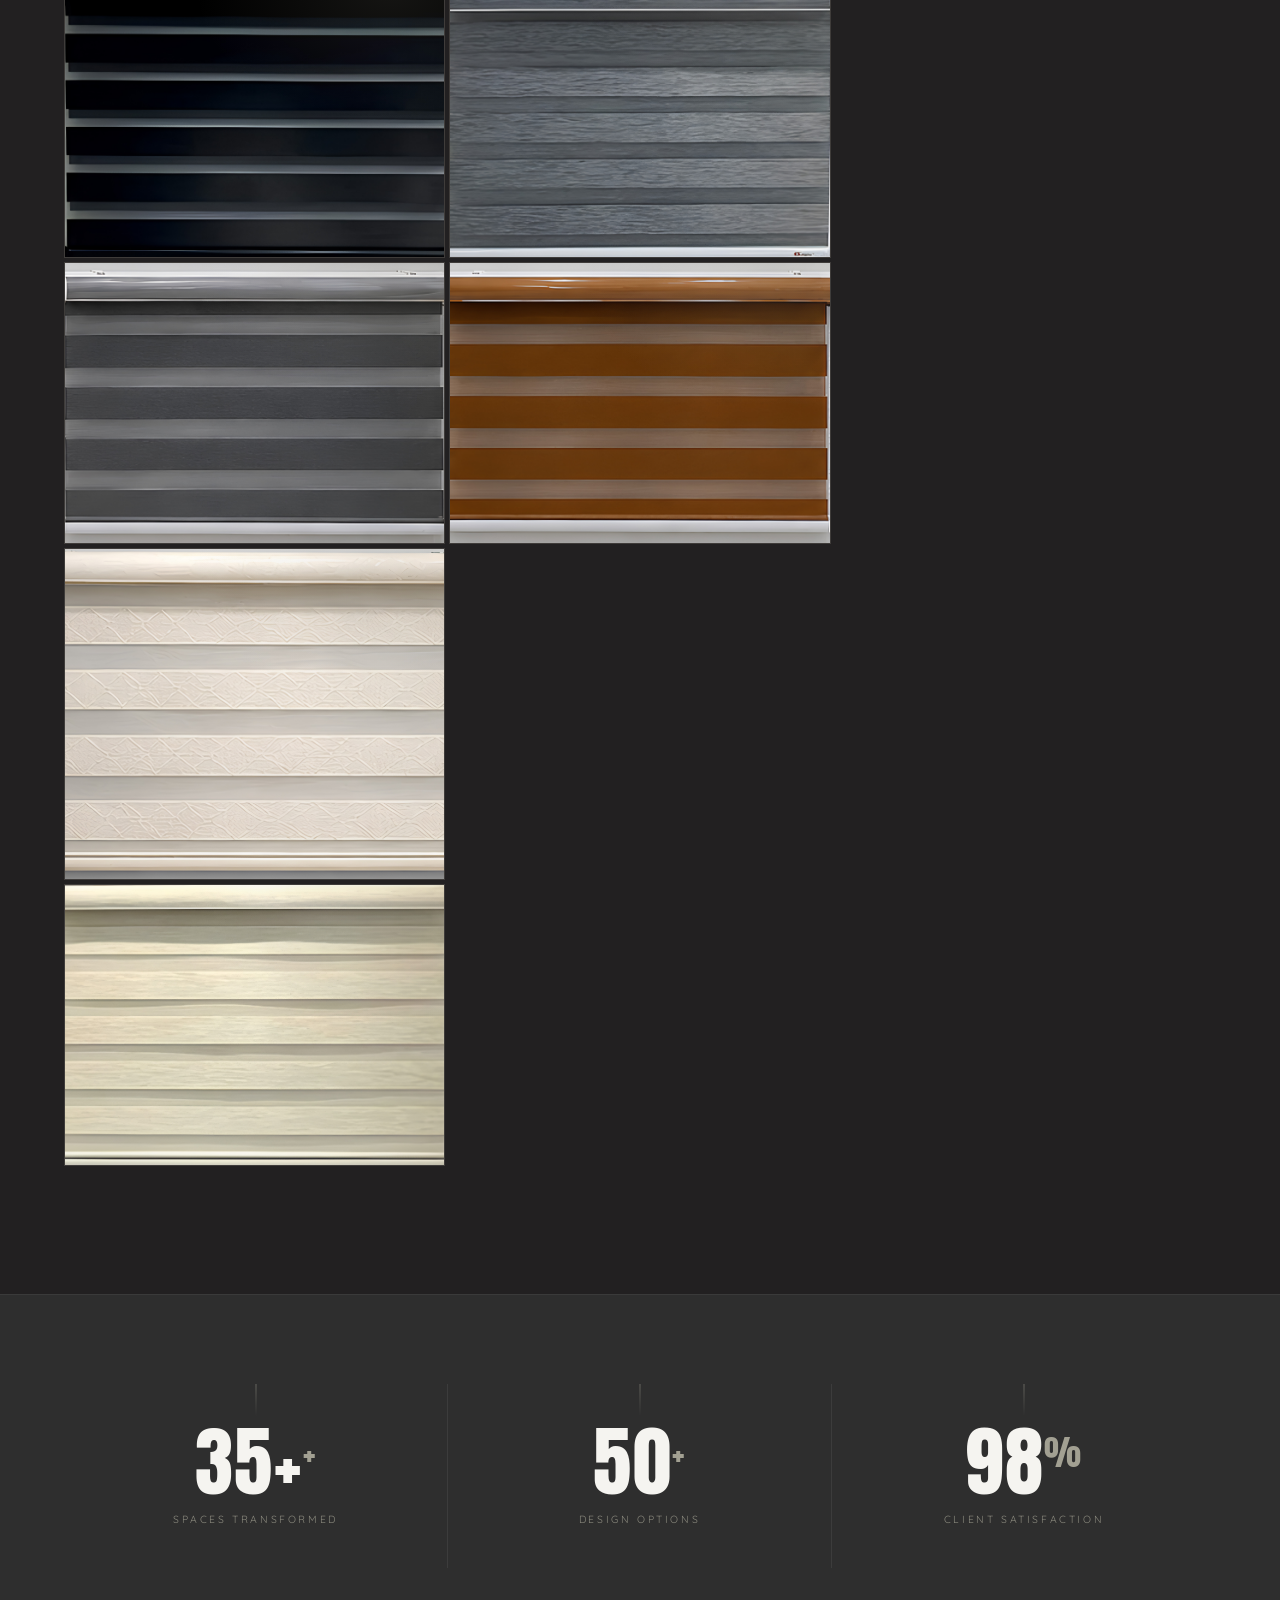
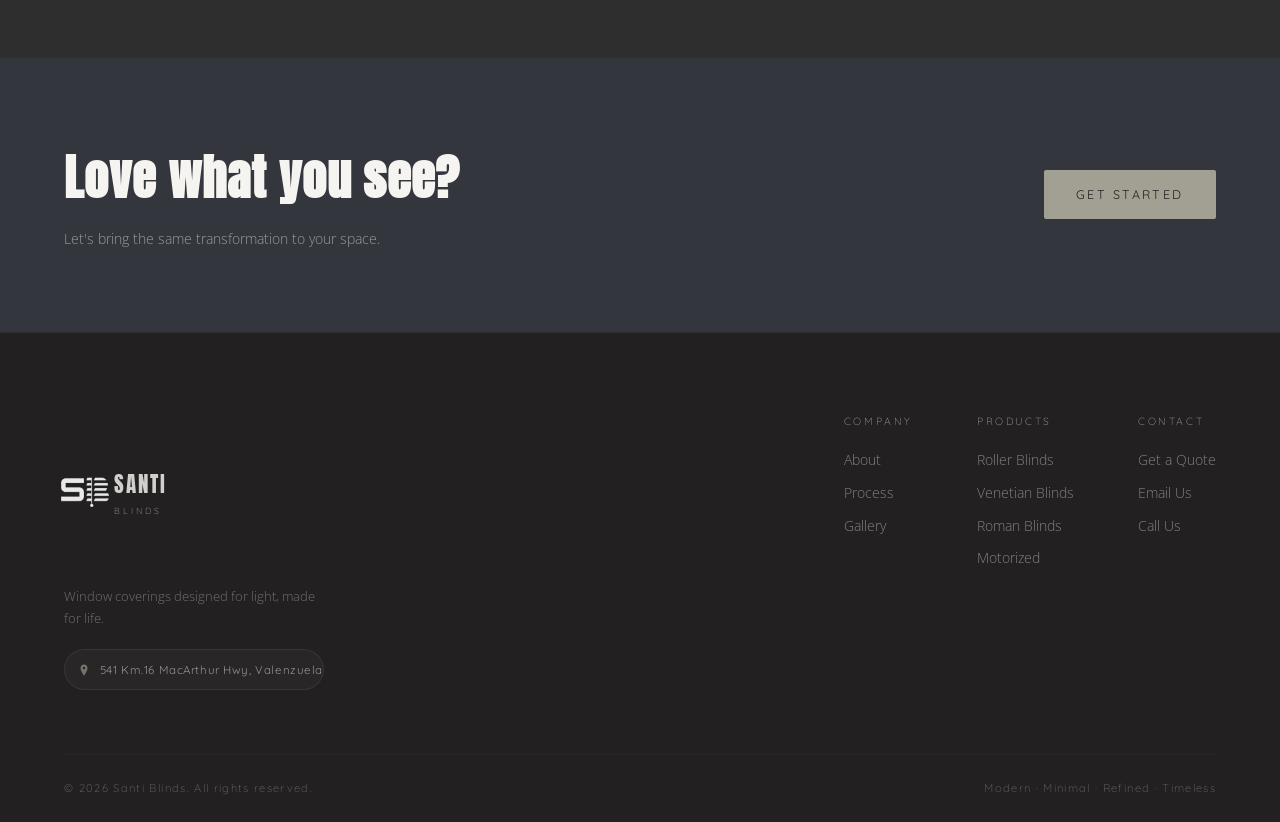
<file: gallery.html>
<!DOCTYPE html>
<html lang="en">
<head>
  <meta charset="UTF-8" />
  <meta name="viewport" content="width=device-width, initial-scale=1.0" />
  <link rel="icon" type="image/png" href="images/Icon.png" />
  <title>Gallery — Santi Blinds</title>
  <link rel="preconnect" href="https://fonts.googleapis.com" />
  <link rel="preconnect" href="https://fonts.gstatic.com" crossorigin />
  <link href="https://fonts.googleapis.com/css2?family=Anton&family=Quicksand:wght@300;400;500;600&family=Open+Sans:wght@300;400;600&display=swap" rel="stylesheet" />
  <link rel="stylesheet" href="css/style.css" />
</head>
<body>

  <!-- NAV -->
  <header class="nav scrolled" id="nav">
    <div class="nav__inner">
      <a href="index.html" class="nav__logo">
        <img src="images/SantiLogoNoBg.png" alt="Santi Blinds logo" class="nav__logo-img" />
        <span class="nav__brand">SANTI <em>BLINDS</em></span>
      </a>
      <nav class="nav__links" id="navLinks">
        <a href="index.html">Home</a>
        <a href="about.html">About</a>
        <a href="products.html">Products</a>
        <a href="gallery.html" class="active">Gallery</a>
        <a href="process.html">Process</a>
        <a href="contact.html">Contact</a>
      </nav>
      <button class="nav__hamburger" id="hamburger" aria-label="Toggle menu">
        <span></span><span></span><span></span>
      </button>
    </div>
  </header>

  <!-- PAGE HERO -->
  <section class="page-hero page-hero--gallery">
    <div class="page-hero__bg"></div>
    <div class="container">
      <div class="page-hero__content">
        <span class="section-label reveal">Portfolio</span>
        <h1 class="page-hero__title reveal">Light,<br/><span class="accent">Controlled</span></h1>
        <p class="page-hero__sub reveal">Browse our blind collection — every colour, every style, crafted for your space.</p>
      </div>
    </div>
  </section>

  <!-- MARQUEE -->
  <div class="marquee">
    <div class="marquee__track">
      <span>LIVING ROOM</span><span class="dot">·</span>
      <span>BEDROOM</span><span class="dot">·</span>
      <span>HOME OFFICE</span><span class="dot">·</span>
      <span>DINING</span><span class="dot">·</span>
      <span>VENETIAN</span><span class="dot">·</span>
      <span>ROMAN</span><span class="dot">·</span>
      <span>ROLLER</span><span class="dot">·</span>
      <span>MOTORIZED</span><span class="dot">·</span>
      <span>LIVING ROOM</span><span class="dot">·</span>
      <span>BEDROOM</span><span class="dot">·</span>
      <span>HOME OFFICE</span><span class="dot">·</span>
      <span>DINING</span><span class="dot">·</span>
      <span>VENETIAN</span><span class="dot">·</span>
      <span>ROMAN</span><span class="dot">·</span>
      <span>ROLLER</span><span class="dot">·</span>
      <span>MOTORIZED</span><span class="dot">·</span>
    </div>
  </div>

  <!-- GALLERY FILTER + GRID -->
  <section class="gallery-page section">
    <div class="container">

      <div class="gallery-intro reveal">
        <div class="gallery-intro__text">
          <span class="section-label">Our Work</span>
          <h2 class="section-title">Every Space,<br/>Considered</h2>
        </div>
        <p class="gallery-intro__desc">Each blind is selected to suit how light moves through a room, what the client needs, and what the space deserves.</p>
      </div>

      <!-- FILTER BAR -->
      <div class="filter-bar reveal" data-delay="80">
        <button class="filter-btn active" data-filter="all">All Rooms</button>
        <button class="filter-btn" data-filter="living">Living Room</button>
        <button class="filter-btn" data-filter="bedroom">Bedroom</button>
        <button class="filter-btn" data-filter="office">Office</button>
        <button class="filter-btn" data-filter="dining">Dining</button>
      </div>

      <!-- MASONRY GALLERY GRID -->
      <div class="gallery-grid" id="galleryGrid">

        <div class="gallery-grid__item gallery-grid__item--tall reveal" data-delay="0" data-room="living">
          <div class="gallery-grid__fill">
            <img src="images/1.png" alt="Navy Blue Day & Night Roller Blind" class="gallery-grid__photo" />
          </div>
          <div class="gallery-grid__overlay">
            <span class="gallery-grid__tag">Living Room</span>
            <span class="gallery-grid__label">Roller Blinds</span>
            <span class="gallery-grid__product">Day & Night · Navy Blue</span>
          </div>
        </div>

        <div class="gallery-grid__item reveal" data-delay="80" data-room="bedroom">
          <div class="gallery-grid__fill">
            <img src="images/10.png" alt="Jet Black Blackout Roller Blind" class="gallery-grid__photo" />
          </div>
          <div class="gallery-grid__overlay">
            <span class="gallery-grid__tag">Bedroom</span>
            <span class="gallery-grid__label">Roller Blinds</span>
            <span class="gallery-grid__product">Blackout · Jet Black</span>
          </div>
        </div>

        <div class="gallery-grid__item reveal" data-delay="160" data-room="office">
          <div class="gallery-grid__fill">
            <img src="images/9.png" alt="Charcoal Grey Day & Night Roller Blind" class="gallery-grid__photo" />
          </div>
          <div class="gallery-grid__overlay">
            <span class="gallery-grid__tag">Home Office</span>
            <span class="gallery-grid__label">Roller Blinds</span>
            <span class="gallery-grid__product">Day & Night · Charcoal</span>
          </div>
        </div>

        <div class="gallery-grid__item gallery-grid__item--wide reveal" data-delay="240" data-room="living">
          <div class="gallery-grid__fill">
            <img src="images/4.png" alt="Ivory Embossed Roller Blind" class="gallery-grid__photo" />
          </div>
          <div class="gallery-grid__overlay">
            <span class="gallery-grid__tag">Living Room</span>
            <span class="gallery-grid__label">Roman Blinds</span>
            <span class="gallery-grid__product">Embossed · Ivory White</span>
          </div>
        </div>

        <div class="gallery-grid__item reveal" data-delay="320" data-room="dining">
          <div class="gallery-grid__fill">
            <img src="images/14.png" alt="Natural Linen Wood Grain Roller Blind" class="gallery-grid__photo" />
          </div>
          <div class="gallery-grid__overlay">
            <span class="gallery-grid__tag">Dining Area</span>
            <span class="gallery-grid__label">Venetian Blinds</span>
            <span class="gallery-grid__product">Wood Grain · Natural Linen</span>
          </div>
        </div>

        <div class="gallery-grid__item gallery-grid__item--tall reveal" data-delay="400" data-room="bedroom">
          <div class="gallery-grid__fill">
            <img src="images/7.png" alt="Soft Lavender Day & Night Roller Blind" class="gallery-grid__photo" />
          </div>
          <div class="gallery-grid__overlay">
            <span class="gallery-grid__tag">Master Bedroom</span>
            <span class="gallery-grid__label">Roller Blinds</span>
            <span class="gallery-grid__product">Day & Night · Lavender</span>
          </div>
        </div>

        <div class="gallery-grid__item reveal" data-delay="480" data-room="office">
          <div class="gallery-grid__fill">
            <img src="images/13.png" alt="Dark Grey Wood Grain Venetian Blind" class="gallery-grid__photo" />
          </div>
          <div class="gallery-grid__overlay">
            <span class="gallery-grid__tag">Office</span>
            <span class="gallery-grid__label">Venetian Blinds</span>
            <span class="gallery-grid__product">Wood Grain · Steel Grey</span>
          </div>
        </div>

        <div class="gallery-grid__item reveal" data-delay="560" data-room="living">
          <div class="gallery-grid__fill">
            <img src="images/8.png" alt="Walnut Brown Day & Night Roller Blind" class="gallery-grid__photo" />
          </div>
          <div class="gallery-grid__overlay">
            <span class="gallery-grid__tag">Living Room</span>
            <span class="gallery-grid__label">Venetian Blinds</span>
            <span class="gallery-grid__product">Day & Night · Walnut</span>
          </div>
        </div>

        <div class="gallery-grid__item gallery-grid__item--wide reveal" data-delay="640" data-room="dining">
          <div class="gallery-grid__fill">
            <img src="images/11.png" alt="Black & White Contrast Roller Blind" class="gallery-grid__photo" />
          </div>
          <div class="gallery-grid__overlay">
            <span class="gallery-grid__tag">Dining & Kitchen</span>
            <span class="gallery-grid__label">Roller Blinds</span>
            <span class="gallery-grid__product">Day & Night · Monochrome</span>
          </div>
        </div>

        <div class="gallery-grid__item reveal" data-delay="720" data-room="bedroom">
          <div class="gallery-grid__fill">
            <img src="images/2.png" alt="Dark Chocolate Blackout Roller Blind" class="gallery-grid__photo" />
          </div>
          <div class="gallery-grid__overlay">
            <span class="gallery-grid__tag">Guest Room</span>
            <span class="gallery-grid__label">Roller Blinds</span>
            <span class="gallery-grid__product">Blackout · Dark Chocolate</span>
          </div>
        </div>

        <div class="gallery-grid__item gallery-grid__item--tall reveal" data-delay="800" data-room="office">
          <div class="gallery-grid__fill">
            <img src="images/6.png" alt="Deep Purple Day & Night Roller Blind" class="gallery-grid__photo" />
          </div>
          <div class="gallery-grid__overlay">
            <span class="gallery-grid__tag">Executive Office</span>
            <span class="gallery-grid__label">Roller Blinds</span>
            <span class="gallery-grid__product">Day & Night · Deep Purple</span>
          </div>
        </div>

        <div class="gallery-grid__item reveal" data-delay="880" data-room="living">
          <div class="gallery-grid__fill">
            <img src="images/12.png" alt="Crimson Red Day & Night Roller Blind" class="gallery-grid__photo" />
          </div>
          <div class="gallery-grid__overlay">
            <span class="gallery-grid__tag">Living Room</span>
            <span class="gallery-grid__label">Roller Blinds</span>
            <span class="gallery-grid__product">Day & Night · Crimson Red</span>
          </div>
        </div>

        <div class="gallery-grid__item reveal" data-delay="960" data-room="dining">
          <div class="gallery-grid__fill">
            <img src="images/3.png" alt="Honey Yellow Day & Night Roller Blind" class="gallery-grid__photo" />
          </div>
          <div class="gallery-grid__overlay">
            <span class="gallery-grid__tag">Dining Area</span>
            <span class="gallery-grid__label">Roller Blinds</span>
            <span class="gallery-grid__product">Day & Night · Honey Yellow</span>
          </div>
        </div>

        <div class="gallery-grid__item reveal" data-delay="1040" data-room="bedroom">
          <div class="gallery-grid__fill">
            <img src="images/5.png" alt="Tangerine Orange Day & Night Roller Blind" class="gallery-grid__photo" />
          </div>
          <div class="gallery-grid__overlay">
            <span class="gallery-grid__tag">Bedroom</span>
            <span class="gallery-grid__label">Roller Blinds</span>
            <span class="gallery-grid__product">Day & Night · Tangerine</span>
          </div>
        </div>

      </div>
    </div>
  </section>

  <!-- GALLERY STATS -->
  <div class="gallery-stats">
    <div class="container">
      <div class="gallery-stats__grid">
        <div class="gallery-stats__item reveal">
          <span class="gallery-stats__num">35+<span class="gallery-stats__sup">+</span></span>
          <span class="gallery-stats__label">Spaces Transformed</span>
        </div>
        <div class="gallery-stats__item reveal" data-delay="100">
          <span class="gallery-stats__num">50<span class="gallery-stats__sup">+</span></span>
          <span class="gallery-stats__label">Design Options</span>
        </div>
        <div class="gallery-stats__item reveal" data-delay="200">
          <span class="gallery-stats__num">98<span class="gallery-stats__sup">%</span></span>
          <span class="gallery-stats__label">Client Satisfaction</span>
        </div>
      </div>
    </div>
  </div>

  <!-- LIGHTBOX -->
  <div class="lightbox" id="lightbox" aria-hidden="true">
    <div class="lightbox__backdrop" id="lightboxBackdrop"></div>
    <div class="lightbox__content">
      <div class="lightbox__img" id="lightboxImg"></div>
      <div class="lightbox__meta">
        <div class="lightbox__info" id="lightboxInfo"></div>
        <div class="lightbox__counter" id="lightboxCounter"></div>
      </div>
      <button class="lightbox__close" id="lightboxClose" aria-label="Close">✕</button>
      <button class="lightbox__prev" id="lightboxPrev" aria-label="Previous">←</button>
      <button class="lightbox__next" id="lightboxNext" aria-label="Next">→</button>
    </div>
  </div>

  <!-- CTA STRIP -->
  <section class="cta-strip">
    <div class="container">
      <div class="cta-strip__inner reveal">
        <div class="cta-strip__text">
          <h2>Love what you see?</h2>
          <p>Let's bring the same transformation to your space.</p>
        </div>
        <a href="contact.html" class="btn btn--primary">Get Started</a>
      </div>
    </div>
  </section>

  <!-- FOOTER -->
  <footer class="footer">
    <div class="container">
      <div class="footer__top">
        <div class="footer__brand">
          <span class="footer__logo">
            <img src="images/SantiLogoNoBg.png" alt="Santi Blinds logo" class="footer__logo-img" />
            <span class="footer__logo-text">SANTI <em>BLINDS</em></span>
          </span>
          <p>Window coverings designed for light, made for life.</p>
          <a
            href="https://www.google.com/maps/dir/?api=1&destination=Santi+Cafe+541+Km.16+MacArthur+Highway+Valenzuela+Metro+Manila+1444&travelmode=driving"
            target="_blank"
            rel="noopener"
            class="footer__map-btn"
            aria-label="Get directions to Santi Blinds showroom"
          >
            <svg class="footer__map-icon" viewBox="0 0 20 20" fill="none" xmlns="http://www.w3.org/2000/svg" aria-hidden="true">
              <path d="M10 2C7.24 2 5 4.24 5 7c0 4.25 5 11 5 11s5-6.75 5-11c0-2.76-2.24-5-5-5zm0 6.75A1.75 1.75 0 1 1 10 5.25a1.75 1.75 0 0 1 0 3.5z" fill="currentColor"/>
            </svg>
            <span>541 Km.16 MacArthur Hwy, Valenzuela</span>
            <svg class="footer__map-arrow" viewBox="0 0 12 12" fill="none" xmlns="http://www.w3.org/2000/svg" aria-hidden="true">
              <path d="M2 10L10 2M10 2H4M10 2v6" stroke="currentColor" stroke-width="1.5" stroke-linecap="round" stroke-linejoin="round"/>
            </svg>
          </a>
        </div>
        <div class="footer__nav">
          <div>
            <h4>Company</h4>
            <a href="about.html">About</a>
            <a href="process.html">Process</a>
            <a href="gallery.html">Gallery</a>
          </div>
          <div>
            <h4>Products</h4>
            <a href="products.html">Roller Blinds</a>
            <a href="products.html">Venetian Blinds</a>
            <a href="products.html">Roman Blinds</a>
            <a href="products.html">Motorized</a>
          </div>
          <div>
            <h4>Contact</h4>
            <a href="contact.html">Get a Quote</a>
            <a href="mailto:info@santiblinds.com">Email Us</a>
            <a href="tel:+6328888000">Call Us</a>
          </div>
        </div>
      </div>
      <div class="footer__bottom">
        <p>© 2026 Santi Blinds. All rights reserved.</p>
        <p>Modern · Minimal · Refined · Timeless</p>
      </div>
    </div>
  </footer>

  <script src="javascript/script.js"></script>
</body>
</html>
</file>
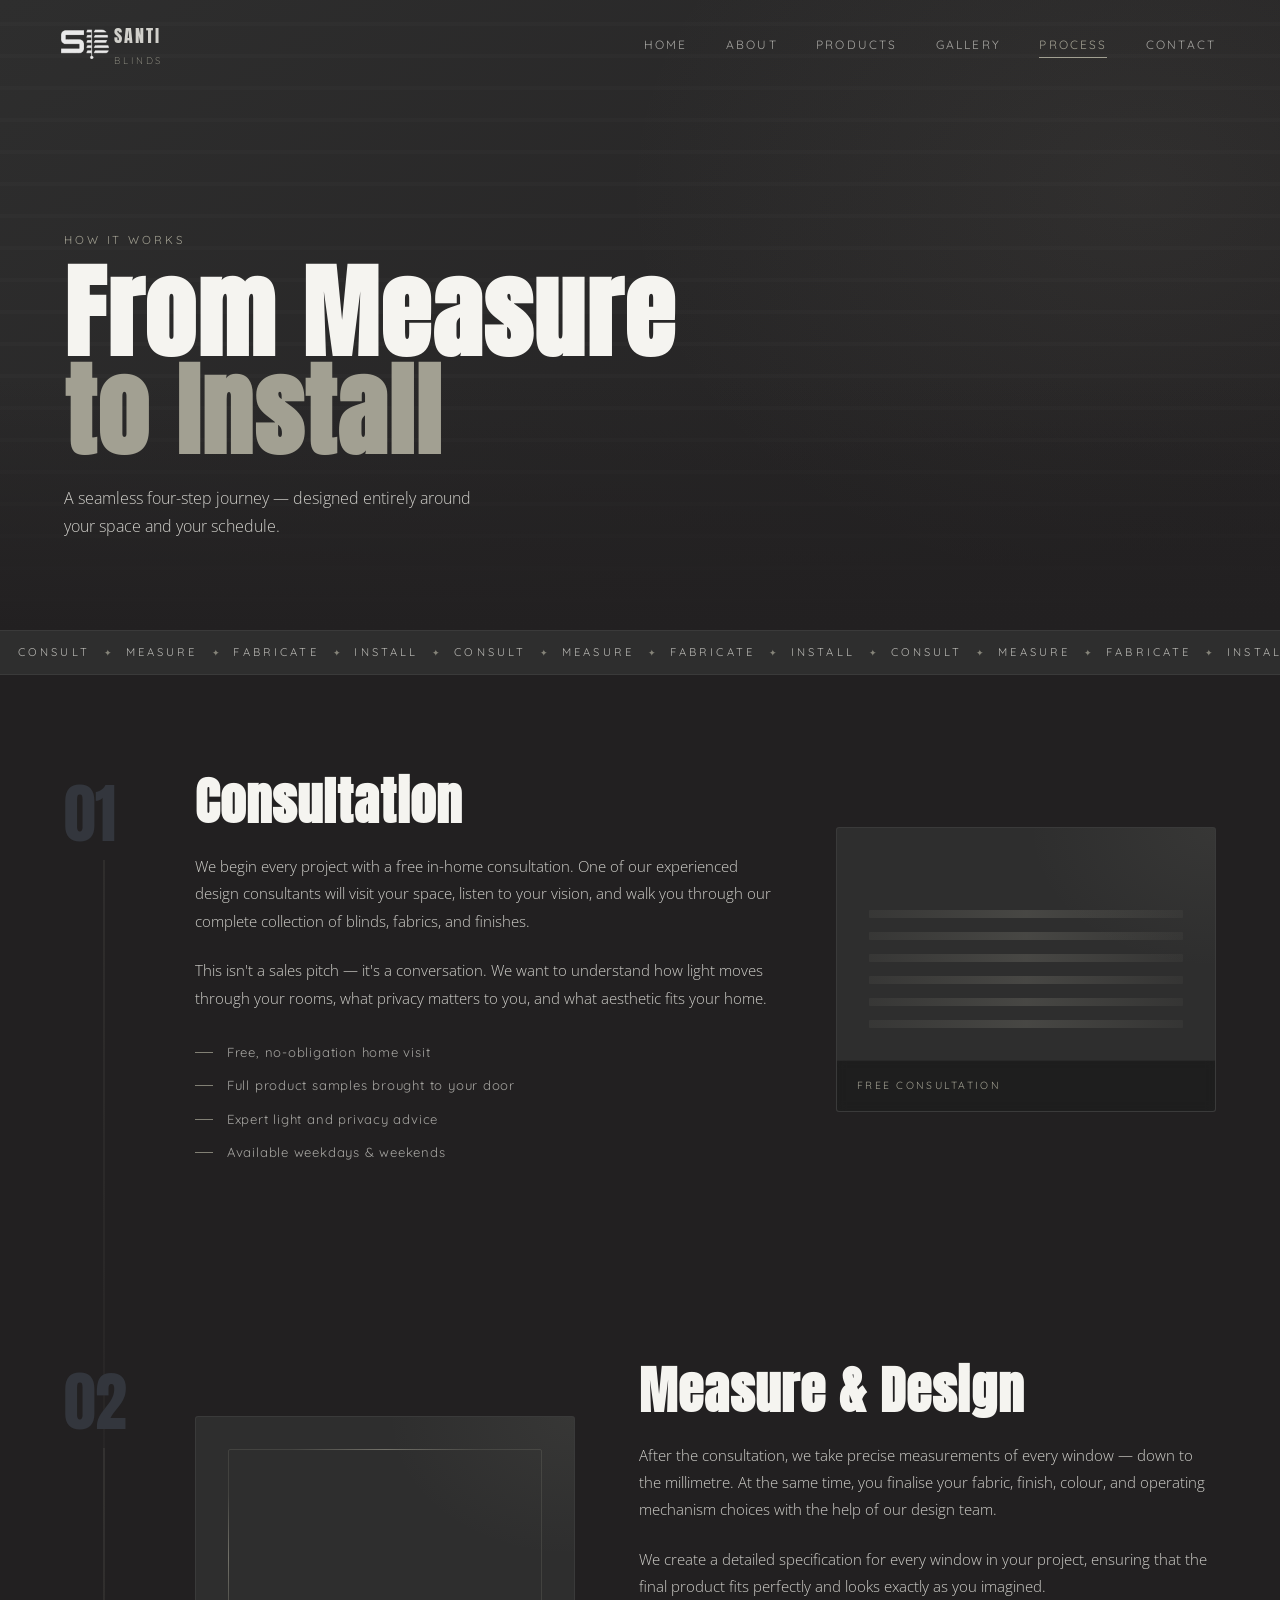
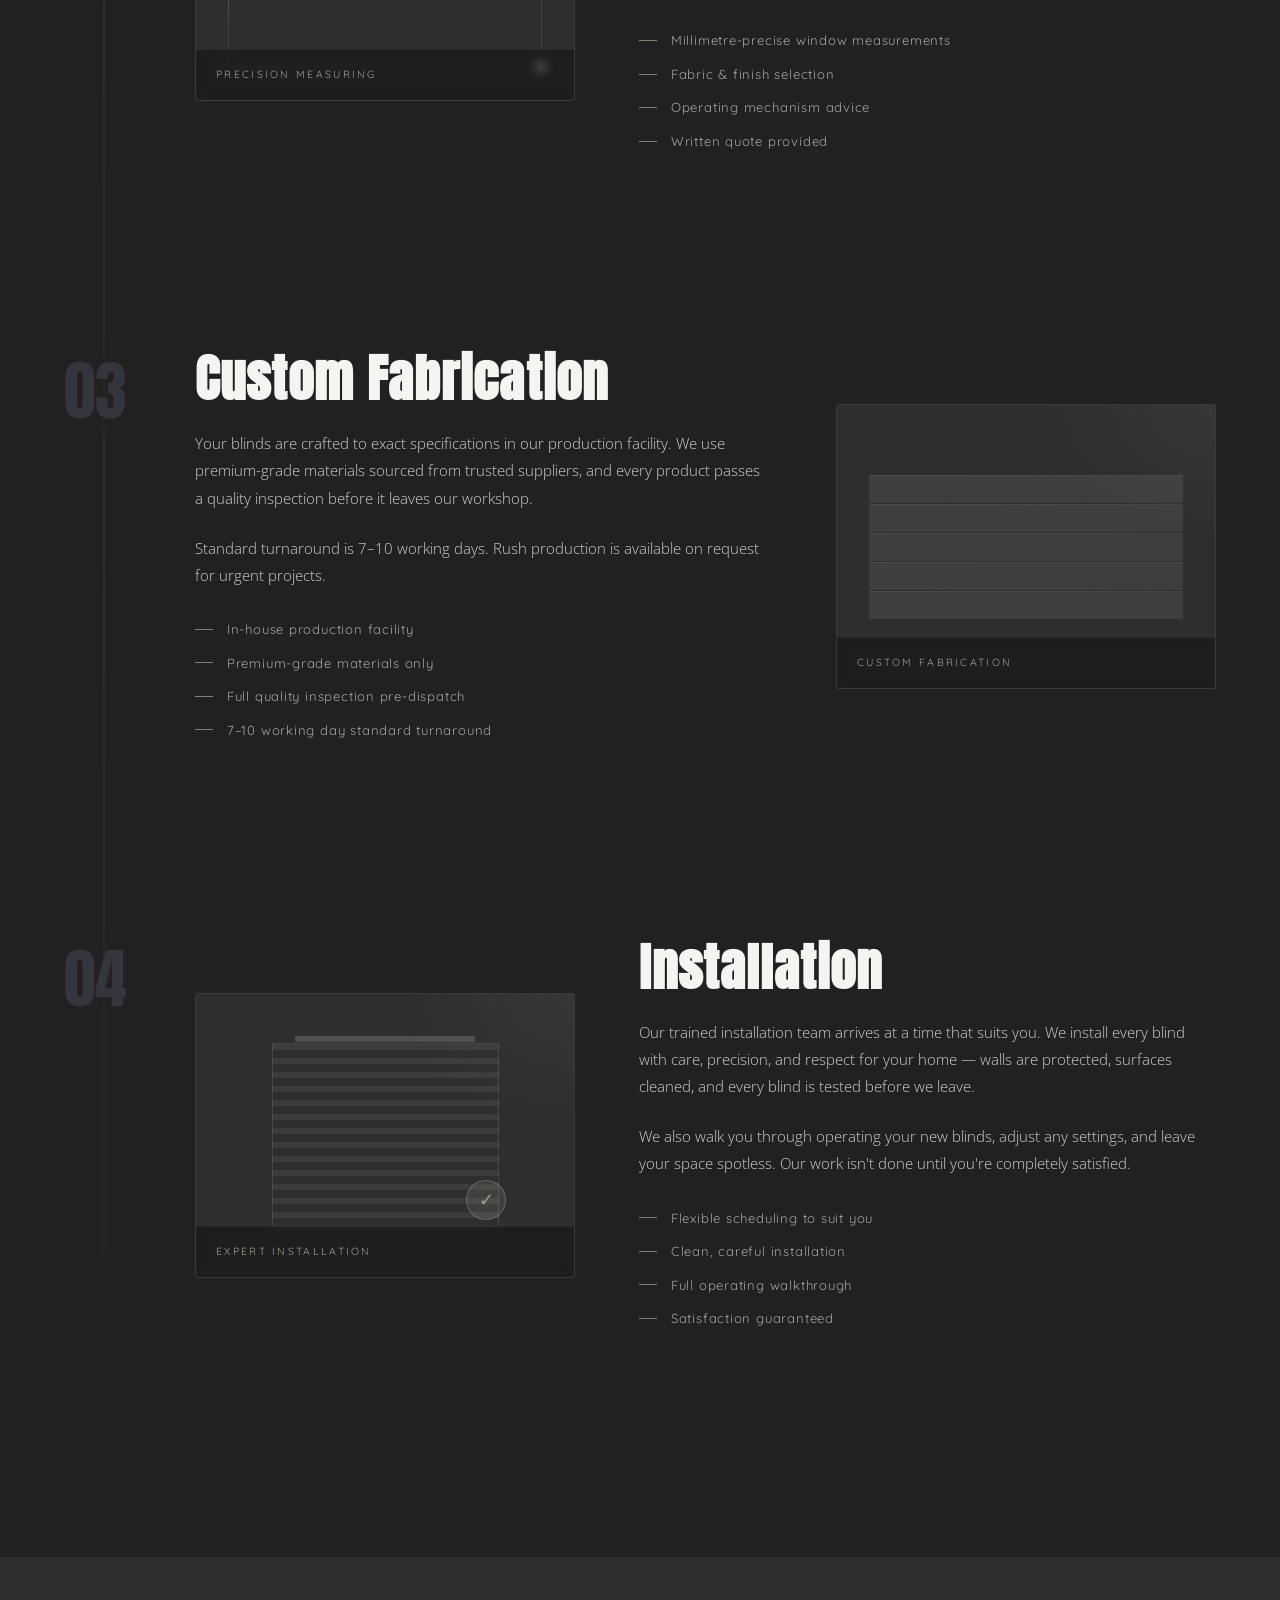
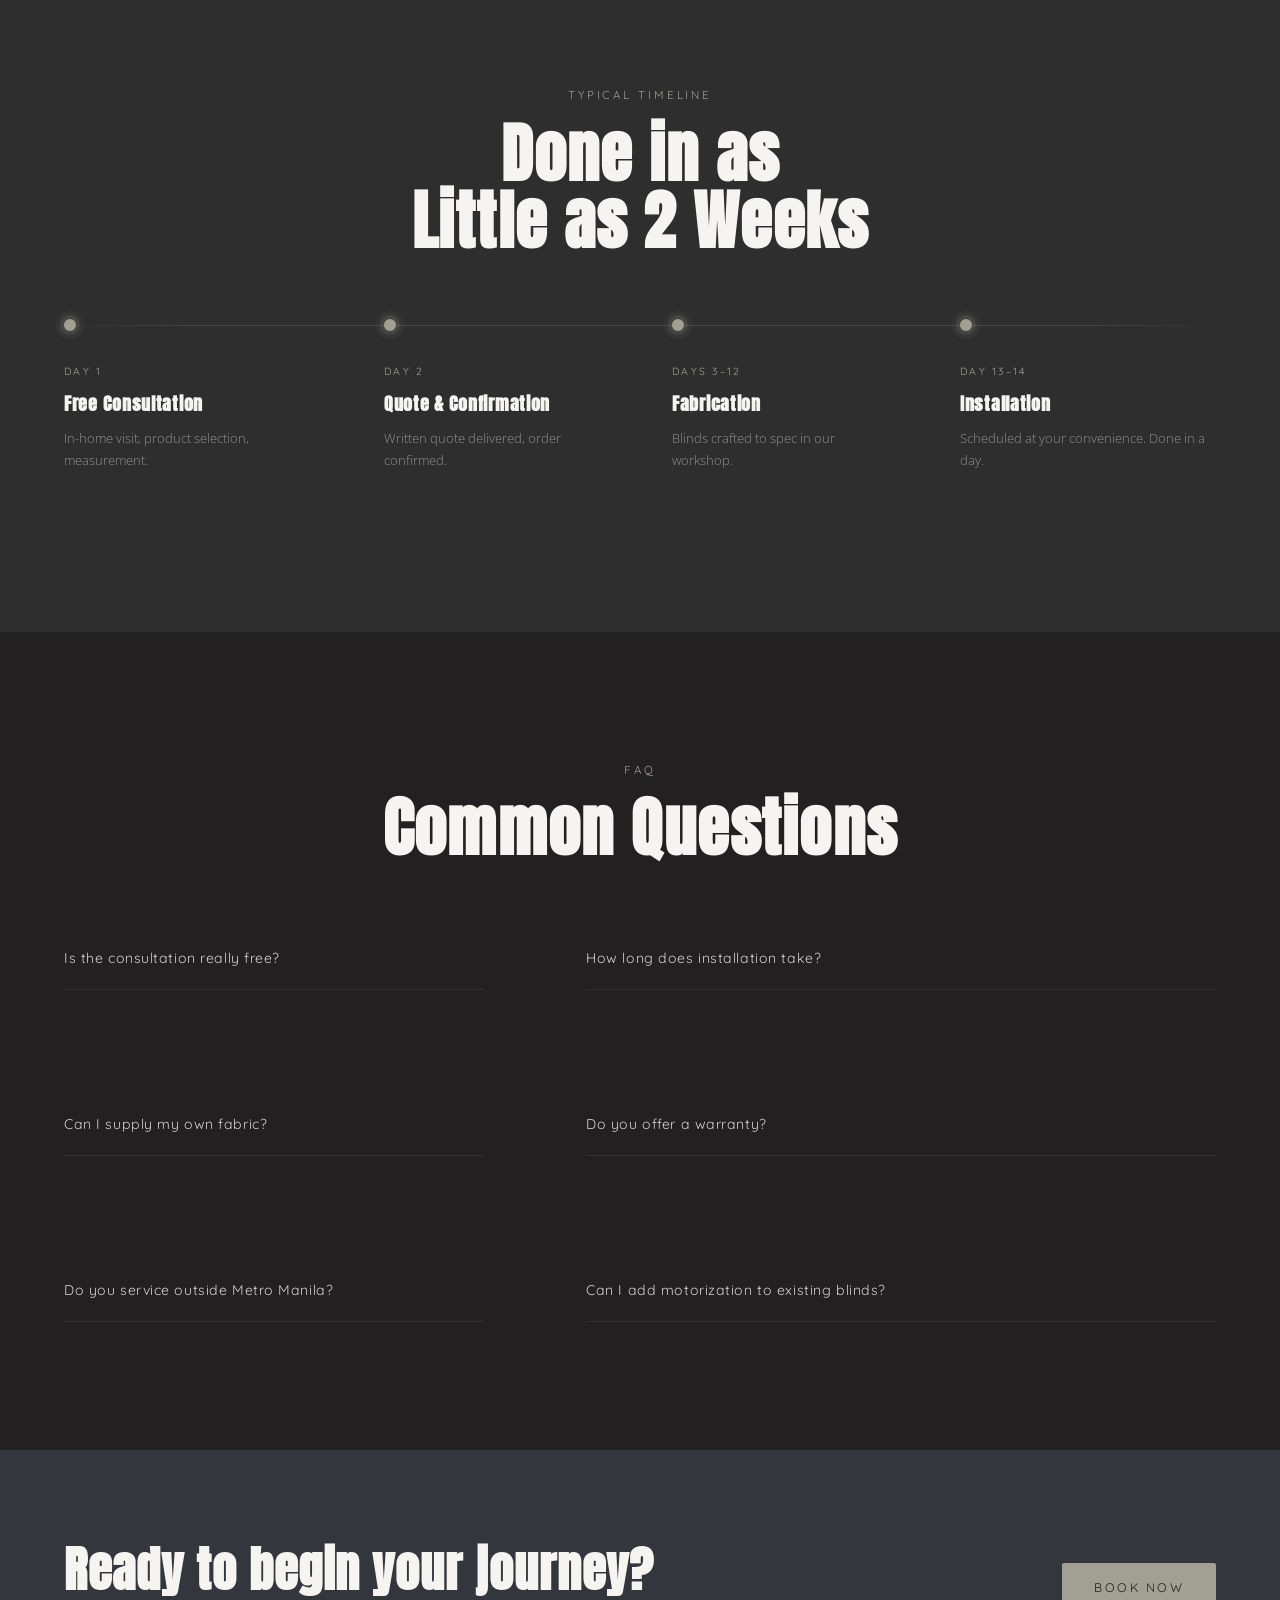
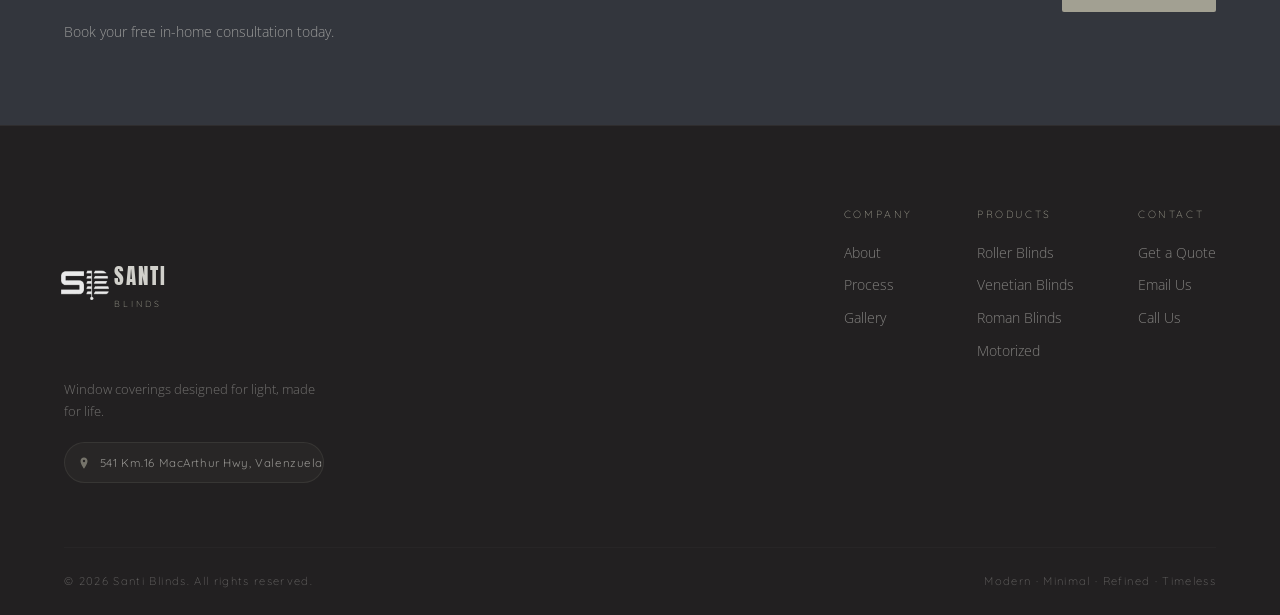
<file: process.html>
<!DOCTYPE html>
<html lang="en">
<head>
  <meta charset="UTF-8" />
  <meta name="viewport" content="width=device-width, initial-scale=1.0" />
  <link rel="icon" type="image/png" href="images/Icon.png" />
  <title>Our Process — Santi Blinds</title>
  <link rel="preconnect" href="https://fonts.googleapis.com" />
  <link rel="preconnect" href="https://fonts.gstatic.com" crossorigin />
  <link href="https://fonts.googleapis.com/css2?family=Anton&family=Quicksand:wght@300;400;500;600&family=Open+Sans:wght@300;400;600&display=swap" rel="stylesheet" />
  <link rel="stylesheet" href="css/style.css" />
</head>
<body>

  <!-- NAV -->
  <header class="nav scrolled" id="nav">
    <div class="nav__inner">
      <a href="index.html" class="nav__logo">
        <img src="images/SantiLogoNoBg.png" alt="Santi Blinds logo" class="nav__logo-img" />
        <span class="nav__brand">SANTI <em>BLINDS</em></span>
      </a>
      <nav class="nav__links" id="navLinks">
        <a href="index.html">Home</a>
        <a href="about.html">About</a>
        <a href="products.html">Products</a>
        <a href="gallery.html">Gallery</a>
        <a href="process.html" class="active">Process</a>
        <a href="contact.html">Contact</a>
      </nav>
      <button class="nav__hamburger" id="hamburger" aria-label="Toggle menu">
        <span></span><span></span><span></span>
      </button>
    </div>
  </header>

  <!-- PAGE HERO -->
  <section class="page-hero page-hero--process">
    <div class="page-hero__bg"></div>
    <div class="container">
      <div class="page-hero__content">
        <span class="section-label reveal">How It Works</span>
        <h1 class="page-hero__title reveal">From Measure<br/><span class="accent">to Install</span></h1>
        <p class="page-hero__sub reveal">A seamless four-step journey — designed entirely around your space and your schedule.</p>
      </div>
    </div>
  </section>

  <!-- MARQUEE -->
  <div class="marquee">
    <div class="marquee__track">
      <span>CONSULT</span><span class="dot">·</span><span>MEASURE</span><span class="dot">·</span>
      <span>FABRICATE</span><span class="dot">·</span><span>INSTALL</span><span class="dot">·</span>
      <span>CONSULT</span><span class="dot">·</span><span>MEASURE</span><span class="dot">·</span>
      <span>FABRICATE</span><span class="dot">·</span><span>INSTALL</span><span class="dot">·</span>
      <span>CONSULT</span><span class="dot">·</span><span>MEASURE</span><span class="dot">·</span>
      <span>FABRICATE</span><span class="dot">·</span><span>INSTALL</span><span class="dot">·</span>
    </div>
  </div>

  <!-- PROCESS STEPS — FULL PAGE VERSION -->
  <section class="process-page section">
    <div class="container">

      <div class="process-step-full reveal" data-delay="0">
        <div class="process-step-full__num">01</div>
        <div class="process-step-full__body">
          <div class="process-step-full__text">
            <h2>Consultation</h2>
            <p class="body-text">We begin every project with a free in-home consultation. One of our experienced design consultants will visit your space, listen to your vision, and walk you through our complete collection of blinds, fabrics, and finishes.</p>
            <p class="body-text">This isn't a sales pitch — it's a conversation. We want to understand how light moves through your rooms, what privacy matters to you, and what aesthetic fits your home.</p>
            <ul class="process-checklist">
              <li>Free, no-obligation home visit</li>
              <li>Full product samples brought to your door</li>
              <li>Expert light and privacy advice</li>
              <li>Available weekdays & weekends</li>
            </ul>
          </div>
          <div class="process-step-full__visual">
            <div class="process-visual process-visual--consult">
              <div class="pv-slats">
                <div class="slat" style="--i:0"></div><div class="slat" style="--i:1"></div>
                <div class="slat" style="--i:2"></div><div class="slat" style="--i:3"></div>
                <div class="slat" style="--i:4"></div><div class="slat" style="--i:5"></div>
              </div>
              <div class="pv-label">Free Consultation</div>
            </div>
          </div>
        </div>
      </div>

      <div class="process-divider"></div>

      <div class="process-step-full process-step-full--flip reveal" data-delay="100">
        <div class="process-step-full__num">02</div>
        <div class="process-step-full__body">
          <div class="process-step-full__visual">
            <div class="process-visual process-visual--measure">
              <div class="pv-measure">
                <div class="pv-measure__line pv-measure__line--h"></div>
                <div class="pv-measure__line pv-measure__line--v"></div>
                <div class="pv-measure__corner"></div>
              </div>
              <div class="pv-label">Precision Measuring</div>
            </div>
          </div>
          <div class="process-step-full__text">
            <h2>Measure &amp; Design</h2>
            <p class="body-text">After the consultation, we take precise measurements of every window — down to the millimetre. At the same time, you finalise your fabric, finish, colour, and operating mechanism choices with the help of our design team.</p>
            <p class="body-text">We create a detailed specification for every window in your project, ensuring that the final product fits perfectly and looks exactly as you imagined.</p>
            <ul class="process-checklist">
              <li>Millimetre-precise window measurements</li>
              <li>Fabric & finish selection</li>
              <li>Operating mechanism advice</li>
              <li>Written quote provided</li>
            </ul>
          </div>
        </div>
      </div>

      <div class="process-divider"></div>

      <div class="process-step-full reveal" data-delay="200">
        <div class="process-step-full__num">03</div>
        <div class="process-step-full__body">
          <div class="process-step-full__text">
            <h2>Custom Fabrication</h2>
            <p class="body-text">Your blinds are crafted to exact specifications in our production facility. We use premium-grade materials sourced from trusted suppliers, and every product passes a quality inspection before it leaves our workshop.</p>
            <p class="body-text">Standard turnaround is 7–10 working days. Rush production is available on request for urgent projects.</p>
            <ul class="process-checklist">
              <li>In-house production facility</li>
              <li>Premium-grade materials only</li>
              <li>Full quality inspection pre-dispatch</li>
              <li>7–10 working day standard turnaround</li>
            </ul>
          </div>
          <div class="process-step-full__visual">
            <div class="process-visual process-visual--fabricate">
              <div class="pv-fab">
                <div class="pv-fab__slat" style="--fi:0"></div>
                <div class="pv-fab__slat" style="--fi:1"></div>
                <div class="pv-fab__slat" style="--fi:2"></div>
                <div class="pv-fab__slat" style="--fi:3"></div>
                <div class="pv-fab__slat" style="--fi:4"></div>
              </div>
              <div class="pv-label">Custom Fabrication</div>
            </div>
          </div>
        </div>
      </div>

      <div class="process-divider"></div>

      <div class="process-step-full process-step-full--flip reveal" data-delay="300">
        <div class="process-step-full__num">04</div>
        <div class="process-step-full__body">
          <div class="process-step-full__visual">
            <div class="process-visual process-visual--install">
              <div class="pv-install">
                <div class="pv-install__blind"></div>
                <div class="pv-install__check">✓</div>
              </div>
              <div class="pv-label">Expert Installation</div>
            </div>
          </div>
          <div class="process-step-full__text">
            <h2>Installation</h2>
            <p class="body-text">Our trained installation team arrives at a time that suits you. We install every blind with care, precision, and respect for your home — walls are protected, surfaces cleaned, and every blind is tested before we leave.</p>
            <p class="body-text">We also walk you through operating your new blinds, adjust any settings, and leave your space spotless. Our work isn't done until you're completely satisfied.</p>
            <ul class="process-checklist">
              <li>Flexible scheduling to suit you</li>
              <li>Clean, careful installation</li>
              <li>Full operating walkthrough</li>
              <li>Satisfaction guaranteed</li>
            </ul>
          </div>
        </div>
      </div>

    </div>
  </section>

  <!-- TIMELINE OVERVIEW -->
  <section class="timeline-section section">
    <div class="container">
      <div class="section-header reveal">
        <span class="section-label">Typical Timeline</span>
        <h2 class="section-title">Done in as<br/>Little as 2 Weeks</h2>
      </div>
      <div class="timeline">
        <div class="timeline__item reveal" data-delay="0">
          <div class="timeline__marker"></div>
          <div class="timeline__content">
            <span class="timeline__day">Day 1</span>
            <h4>Free Consultation</h4>
            <p>In-home visit, product selection, measurement.</p>
          </div>
        </div>
        <div class="timeline__item reveal" data-delay="100">
          <div class="timeline__marker"></div>
          <div class="timeline__content">
            <span class="timeline__day">Day 2</span>
            <h4>Quote & Confirmation</h4>
            <p>Written quote delivered, order confirmed.</p>
          </div>
        </div>
        <div class="timeline__item reveal" data-delay="200">
          <div class="timeline__marker"></div>
          <div class="timeline__content">
            <span class="timeline__day">Days 3–12</span>
            <h4>Fabrication</h4>
            <p>Blinds crafted to spec in our workshop.</p>
          </div>
        </div>
        <div class="timeline__item reveal" data-delay="300">
          <div class="timeline__marker"></div>
          <div class="timeline__content">
            <span class="timeline__day">Day 13–14</span>
            <h4>Installation</h4>
            <p>Scheduled at your convenience. Done in a day.</p>
          </div>
        </div>
      </div>
    </div>
  </section>

  <!-- FAQ -->
  <section class="faq-section section">
    <div class="container">
      <div class="section-header reveal">
        <span class="section-label">FAQ</span>
        <h2 class="section-title">Common Questions</h2>
      </div>
      <div class="faq__grid">
        <div class="faq-item reveal" data-delay="0">
          <button class="faq-item__q" aria-expanded="false">Is the consultation really free?</button>
          <div class="faq-item__a">
            <p>Yes — our in-home consultation is completely free and comes with no obligation to purchase. We bring samples so you can see and touch the products in your own space.</p>
          </div>
        </div>
        <div class="faq-item reveal" data-delay="80">
          <button class="faq-item__q" aria-expanded="false">How long does installation take?</button>
          <div class="faq-item__a">
            <p>Most residential installations are completed in a single day. Larger commercial projects may require 2–3 days. We'll give you a clear timeline during the consultation.</p>
          </div>
        </div>
        <div class="faq-item reveal" data-delay="160">
          <button class="faq-item__q" aria-expanded="false">Can I supply my own fabric?</button>
          <div class="faq-item__a">
            <p>Absolutely. We can fabricate roman and roller blinds using customer-supplied fabric. Our team will advise on fabric weight and suitability before production begins.</p>
          </div>
        </div>
        <div class="faq-item reveal" data-delay="240">
          <button class="faq-item__q" aria-expanded="false">Do you offer a warranty?</button>
          <div class="faq-item__a">
            <p>All Santi Blinds products are covered by a 2-year craftsmanship warranty. Motorized systems carry an additional 1-year motor warranty from the manufacturer.</p>
          </div>
        </div>
        <div class="faq-item reveal" data-delay="320">
          <button class="faq-item__q" aria-expanded="false">Do you service outside Metro Manila?</button>
          <div class="faq-item__a">
            <p>We currently serve Metro Manila and nearby areas including Cavite, Laguna, Bulacan, and Rizal. Contact us to check availability in your specific location.</p>
          </div>
        </div>
        <div class="faq-item reveal" data-delay="400">
          <button class="faq-item__q" aria-expanded="false">Can I add motorization to existing blinds?</button>
          <div class="faq-item__a">
            <p>In many cases, yes. Our team can assess your existing blinds and advise whether motorization can be retrofitted. Contact us for a free assessment.</p>
          </div>
        </div>
      </div>
    </div>
  </section>

  <!-- CTA STRIP -->
  <section class="cta-strip">
    <div class="container">
      <div class="cta-strip__inner reveal">
        <div class="cta-strip__text">
          <h2>Ready to begin your journey?</h2>
          <p>Book your free in-home consultation today.</p>
        </div>
        <a href="contact.html" class="btn btn--primary">Book Now</a>
      </div>
    </div>
  </section>

  <!-- FOOTER -->
  <footer class="footer">
    <div class="container">
      <div class="footer__top">
        <div class="footer__brand">
          <span class="footer__logo">
            <img src="images/SantiLogoNoBg.png" alt="Santi Blinds logo" class="footer__logo-img" />
            <span class="footer__logo-text">SANTI <em>BLINDS</em></span>
          </span>
          <p>Window coverings designed for light, made for life.</p>
          <a
            href="https://www.google.com/maps/dir/?api=1&destination=Santi+Cafe+541+Km.16+MacArthur+Highway+Valenzuela+Metro+Manila+1444&travelmode=driving"
            target="_blank"
            rel="noopener"
            class="footer__map-btn"
            aria-label="Get directions to Santi Blinds showroom"
          >
            <svg class="footer__map-icon" viewBox="0 0 20 20" fill="none" xmlns="http://www.w3.org/2000/svg" aria-hidden="true">
              <path d="M10 2C7.24 2 5 4.24 5 7c0 4.25 5 11 5 11s5-6.75 5-11c0-2.76-2.24-5-5-5zm0 6.75A1.75 1.75 0 1 1 10 5.25a1.75 1.75 0 0 1 0 3.5z" fill="currentColor"/>
            </svg>
            <span>541 Km.16 MacArthur Hwy, Valenzuela</span>
            <svg class="footer__map-arrow" viewBox="0 0 12 12" fill="none" xmlns="http://www.w3.org/2000/svg" aria-hidden="true">
              <path d="M2 10L10 2M10 2H4M10 2v6" stroke="currentColor" stroke-width="1.5" stroke-linecap="round" stroke-linejoin="round"/>
            </svg>
          </a>
        </div>
        <div class="footer__nav">
          <div>
            <h4>Company</h4>
            <a href="about.html">About</a>
            <a href="process.html">Process</a>
            <a href="gallery.html">Gallery</a>
          </div>
          <div>
            <h4>Products</h4>
            <a href="products.html">Roller Blinds</a>
            <a href="products.html">Venetian Blinds</a>
            <a href="products.html">Roman Blinds</a>
            <a href="products.html">Motorized</a>
          </div>
          <div>
            <h4>Contact</h4>
            <a href="contact.html">Get a Quote</a>
            <a href="mailto:info@santiblinds.com">Email Us</a>
            <a href="tel:+6328888000">Call Us</a>
          </div>
        </div>
      </div>
      <div class="footer__bottom">
        <p>© 2026 Santi Blinds. All rights reserved.</p>
        <p>Modern · Minimal · Refined · Timeless</p>
      </div>
    </div>
  </footer>

  <script src="javascript/script.js"></script>
</body>
</html>
</file>
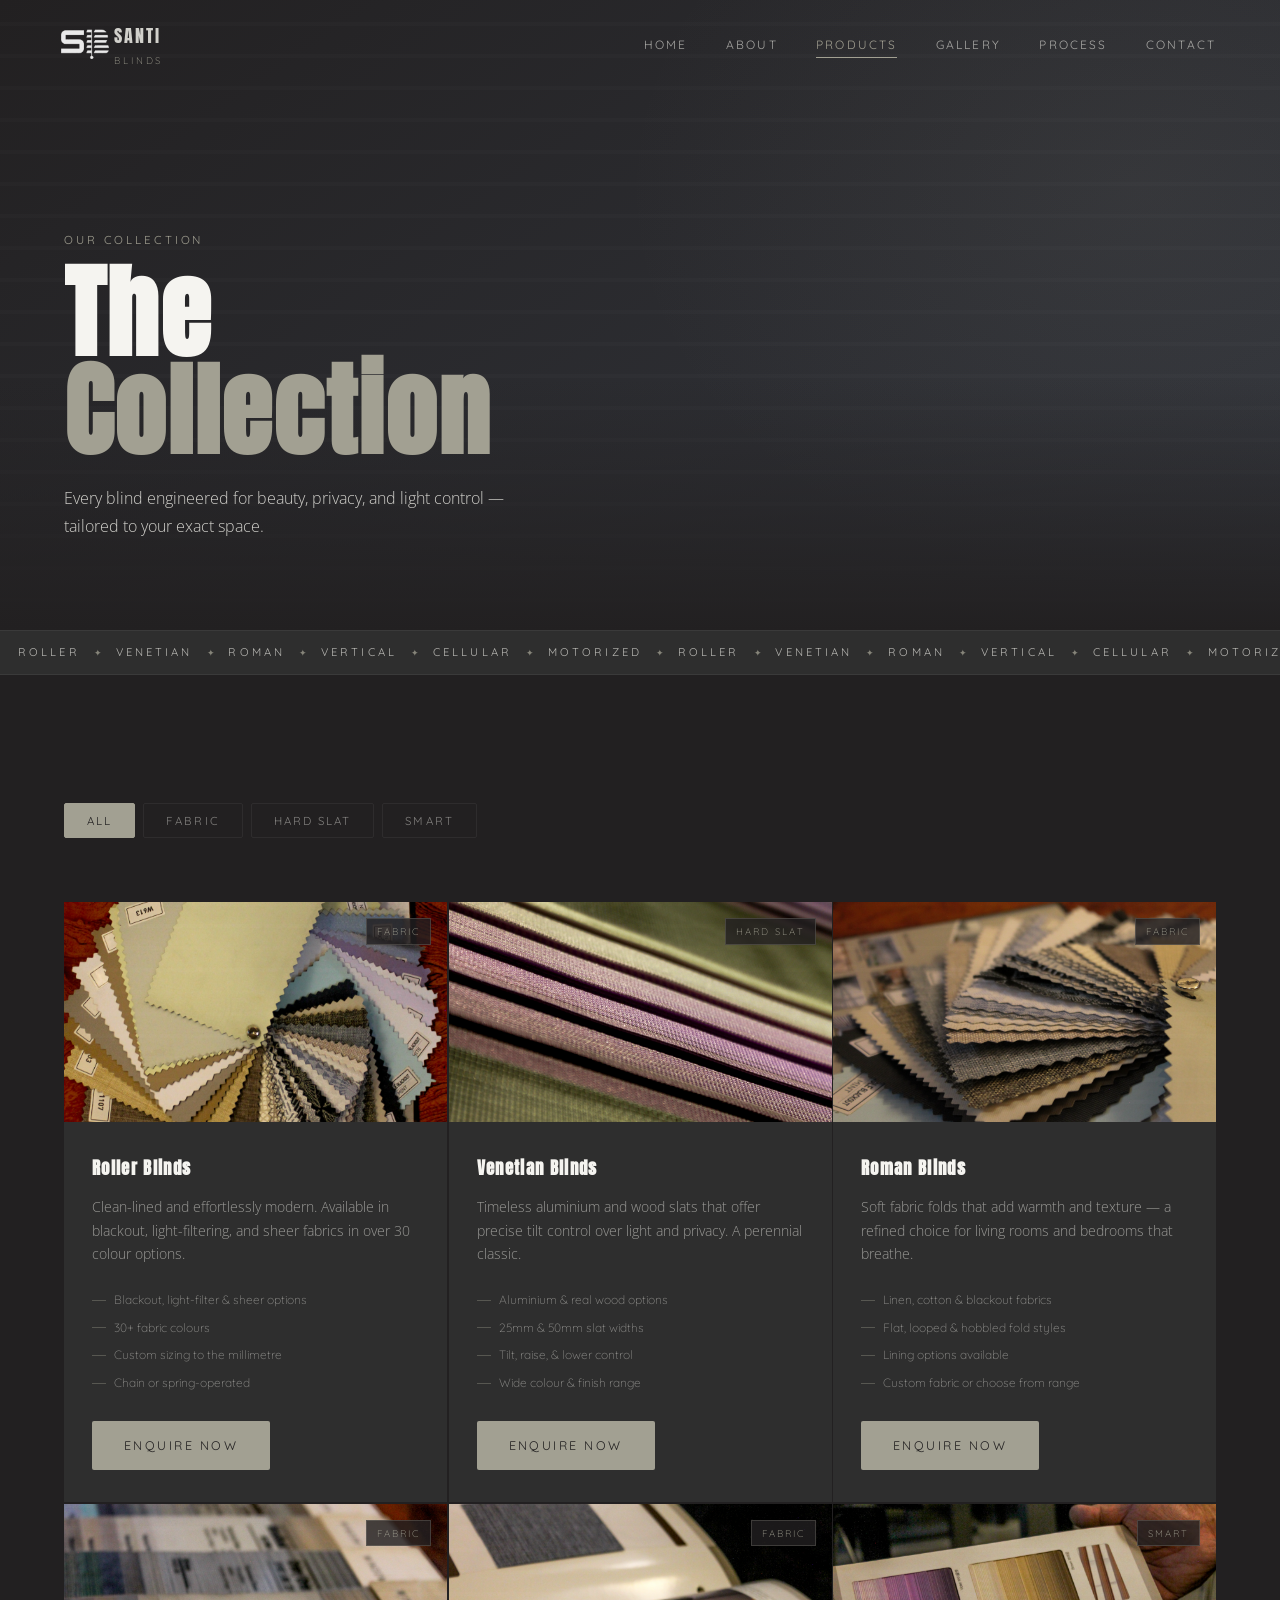
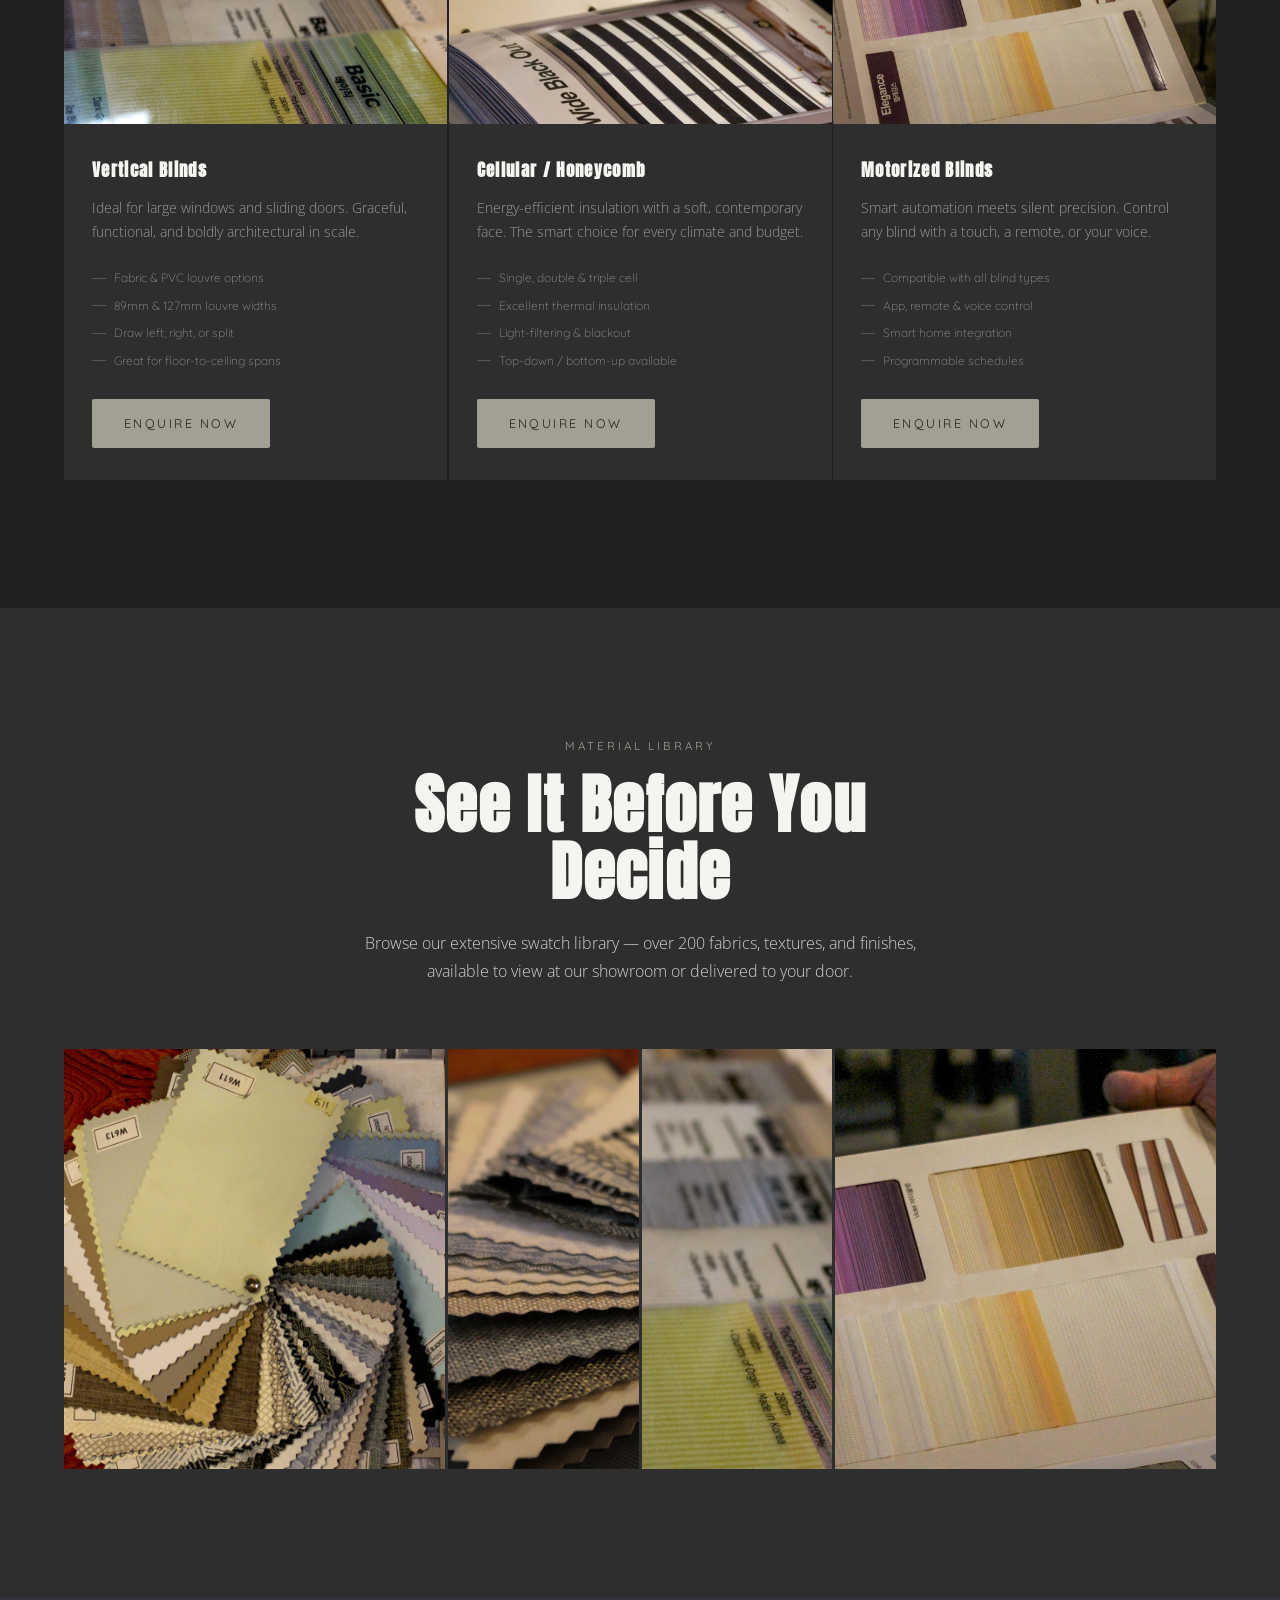
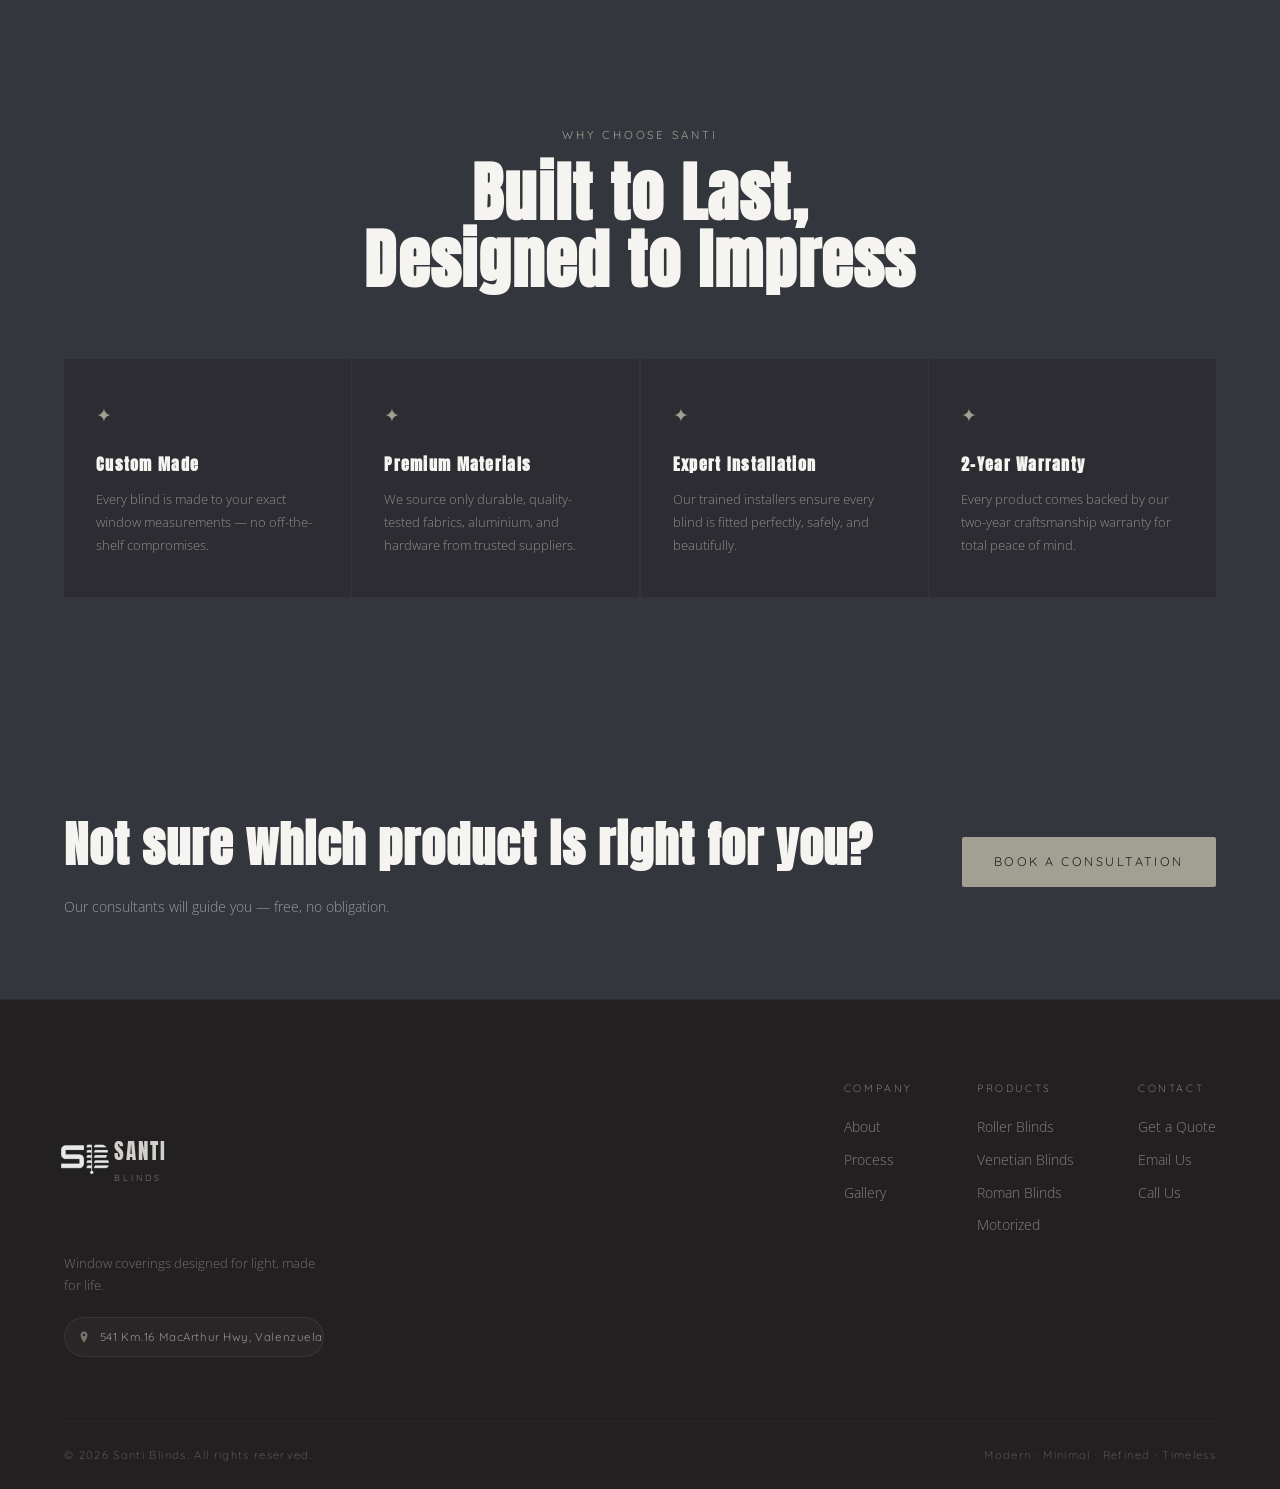
<file: products.html>
<!DOCTYPE html>
<html lang="en">
<head>
  <meta charset="UTF-8" />
  <meta name="viewport" content="width=device-width, initial-scale=1.0" />
  <link rel="icon" type="image/png" href="images/Icon.png" />
  <title>Products — Santi Blinds</title>
  <link rel="preconnect" href="https://fonts.googleapis.com" />
  <link rel="preconnect" href="https://fonts.gstatic.com" crossorigin />
  <link href="https://fonts.googleapis.com/css2?family=Anton&family=Quicksand:wght@300;400;500;600&family=Open+Sans:wght@300;400;600&display=swap" rel="stylesheet" />
  <link rel="stylesheet" href="css/style.css" />
</head>
<body>

  <!-- NAV -->
  <header class="nav scrolled" id="nav">
    <div class="nav__inner">
      <a href="index.html" class="nav__logo">
        <img src="images/SantiLogoNoBg.png" alt="Santi Blinds logo" class="nav__logo-img" />
        <span class="nav__brand">SANTI <em>BLINDS</em></span>
      </a>
      <nav class="nav__links" id="navLinks">
        <a href="index.html">Home</a>
        <a href="about.html">About</a>
        <a href="products.html" class="active">Products</a>
        <a href="gallery.html">Gallery</a>
        <a href="process.html">Process</a>
        <a href="contact.html">Contact</a>
      </nav>
      <button class="nav__hamburger" id="hamburger" aria-label="Toggle menu">
        <span></span><span></span><span></span>
      </button>
    </div>
  </header>

  <!-- PAGE HERO -->
  <section class="page-hero page-hero--products">
    <div class="page-hero__bg"></div>
    <div class="container">
      <div class="page-hero__content">
        <span class="section-label reveal">Our Collection</span>
        <h1 class="page-hero__title reveal">The<br/><span class="accent">Collection</span></h1>
        <p class="page-hero__sub reveal">Every blind engineered for beauty, privacy, and light control — tailored to your exact space.</p>
      </div>
    </div>
  </section>

  <!-- MARQUEE -->
  <div class="marquee">
    <div class="marquee__track">
      <span>ROLLER</span><span class="dot">·</span><span>VENETIAN</span><span class="dot">·</span>
      <span>ROMAN</span><span class="dot">·</span><span>VERTICAL</span><span class="dot">·</span>
      <span>CELLULAR</span><span class="dot">·</span><span>MOTORIZED</span><span class="dot">·</span>
      <span>ROLLER</span><span class="dot">·</span><span>VENETIAN</span><span class="dot">·</span>
      <span>ROMAN</span><span class="dot">·</span><span>VERTICAL</span><span class="dot">·</span>
      <span>CELLULAR</span><span class="dot">·</span><span>MOTORIZED</span><span class="dot">·</span>
    </div>
  </div>

  <!-- FILTER BAR -->
  <section class="products-page section">
    <div class="container">
      <div class="filter-bar reveal">
        <button class="filter-btn active" data-filter="all">All</button>
        <button class="filter-btn" data-filter="fabric">Fabric</button>
        <button class="filter-btn" data-filter="hard">Hard Slat</button>
        <button class="filter-btn" data-filter="smart">Smart</button>
      </div>

      <div class="products__grid products__grid--page">

        <!-- ROLLER -->
        <article class="product-card reveal" data-delay="0" data-category="fabric">
          <div class="product-card__img product-card__img--roller">
            <img src="images/Product_1.png" alt="Roller Blinds fabric swatches" class="product-card__photo" />
            <div class="product-card__slat-deco"></div>
            <span class="product-card__tag">Fabric</span>
          </div>
          <div class="product-card__body">
            <h3>Roller Blinds</h3>
            <p>Clean-lined and effortlessly modern. Available in blackout, light-filtering, and sheer fabrics in over 30 colour options.</p>
            <ul class="product-features">
              <li>Blackout, light-filter & sheer options</li>
              <li>30+ fabric colours</li>
              <li>Custom sizing to the millimetre</li>
              <li>Chain or spring-operated</li>
            </ul>
            <a href="contact.html" class="btn btn--primary">Enquire Now</a>
          </div>
        </article>

        <!-- VENETIAN -->
        <article class="product-card reveal" data-delay="100" data-category="hard">
          <div class="product-card__img product-card__img--venetian">
            <img src="images/Product_2.png" alt="Venetian Blinds close-up slats" class="product-card__photo" />
            <div class="product-card__slat-deco"></div>
            <span class="product-card__tag">Hard Slat</span>
          </div>
          <div class="product-card__body">
            <h3>Venetian Blinds</h3>
            <p>Timeless aluminium and wood slats that offer precise tilt control over light and privacy. A perennial classic.</p>
            <ul class="product-features">
              <li>Aluminium & real wood options</li>
              <li>25mm & 50mm slat widths</li>
              <li>Tilt, raise, & lower control</li>
              <li>Wide colour & finish range</li>
            </ul>
            <a href="contact.html" class="btn btn--primary">Enquire Now</a>
          </div>
        </article>

        <!-- ROMAN -->
        <article class="product-card reveal" data-delay="200" data-category="fabric">
          <div class="product-card__img product-card__img--roman">
            <img src="images/Product_3.png" alt="Roman Blinds fabric swatch collection" class="product-card__photo" />
            <div class="product-card__slat-deco"></div>
            <span class="product-card__tag">Fabric</span>
          </div>
          <div class="product-card__body">
            <h3>Roman Blinds</h3>
            <p>Soft fabric folds that add warmth and texture — a refined choice for living rooms and bedrooms that breathe.</p>
            <ul class="product-features">
              <li>Linen, cotton & blackout fabrics</li>
              <li>Flat, looped & hobbled fold styles</li>
              <li>Lining options available</li>
              <li>Custom fabric or choose from range</li>
            </ul>
            <a href="contact.html" class="btn btn--primary">Enquire Now</a>
          </div>
        </article>

        <!-- VERTICAL -->
        <article class="product-card reveal" data-delay="300" data-category="fabric">
          <div class="product-card__img product-card__img--vertical">
            <img src="images/Product_4.png" alt="Vertical Blinds roller fabric catalogue" class="product-card__photo" />
            <div class="product-card__slat-deco"></div>
            <span class="product-card__tag">Fabric</span>
          </div>
          <div class="product-card__body">
            <h3>Vertical Blinds</h3>
            <p>Ideal for large windows and sliding doors. Graceful, functional, and boldly architectural in scale.</p>
            <ul class="product-features">
              <li>Fabric & PVC louvre options</li>
              <li>89mm & 127mm louvre widths</li>
              <li>Draw left, right, or split</li>
              <li>Great for floor-to-ceiling spans</li>
            </ul>
            <a href="contact.html" class="btn btn--primary">Enquire Now</a>
          </div>
        </article>

        <!-- CELLULAR -->
        <article class="product-card reveal" data-delay="400" data-category="fabric">
          <div class="product-card__img product-card__img--cellular">
            <img src="images/Product_5.png" alt="Cellular Blinds blackout fabric book" class="product-card__photo" />
            <div class="product-card__slat-deco"></div>
            <span class="product-card__tag">Fabric</span>
          </div>
          <div class="product-card__body">
            <h3>Cellular / Honeycomb</h3>
            <p>Energy-efficient insulation with a soft, contemporary face. The smart choice for every climate and budget.</p>
            <ul class="product-features">
              <li>Single, double & triple cell</li>
              <li>Excellent thermal insulation</li>
              <li>Light-filtering & blackout</li>
              <li>Top-down / bottom-up available</li>
            </ul>
            <a href="contact.html" class="btn btn--primary">Enquire Now</a>
          </div>
        </article>

        <!-- MOTORIZED -->
        <article class="product-card reveal" data-delay="500" data-category="smart">
          <div class="product-card__img product-card__img--motorized">
            <img src="images/Product_6.png" alt="Motorized Blinds elegance fabric catalogue" class="product-card__photo" />
            <div class="product-card__slat-deco"></div>
            <span class="product-card__tag">Smart</span>
          </div>
          <div class="product-card__body">
            <h3>Motorized Blinds</h3>
            <p>Smart automation meets silent precision. Control any blind with a touch, a remote, or your voice.</p>
            <ul class="product-features">
              <li>Compatible with all blind types</li>
              <li>App, remote & voice control</li>
              <li>Smart home integration</li>
              <li>Programmable schedules</li>
            </ul>
            <a href="contact.html" class="btn btn--primary">Enquire Now</a>
          </div>
        </article>

      </div>
    </div>
  </section>

  <!-- FABRIC SAMPLES SHOWCASE -->
  <section class="samples-showcase section">
    <div class="container">
      <div class="section-header reveal">
        <span class="section-label">Material Library</span>
        <h2 class="section-title">See It Before You<br/>Decide</h2>
        <p class="section-desc">Browse our extensive swatch library — over 200 fabrics, textures, and finishes, available to view at our showroom or delivered to your door.</p>
      </div>
      <div class="samples-showcase__strip reveal">
        <div class="samples-showcase__item samples-showcase__item--wide">
          <img src="images/Product_1.png" alt="Roller blind fabric swatches spread" class="samples-showcase__photo" />
          <div class="samples-showcase__overlay">
            <span class="samples-showcase__label">Colour Range</span>
            <p>30+ fabric tones</p>
          </div>
        </div>
        <div class="samples-showcase__item">
          <img src="images/Product_3.png" alt="Neutral and grey swatch book" class="samples-showcase__photo" />
          <div class="samples-showcase__overlay">
            <span class="samples-showcase__label">Neutral Palette</span>
            <p>Timeless greys & creams</p>
          </div>
        </div>
        <div class="samples-showcase__item">
          <img src="images/Product_4.png" alt="Roller blind technical catalogue" class="samples-showcase__photo" />
          <div class="samples-showcase__overlay">
            <span class="samples-showcase__label">Technical Spec</span>
            <p>Full data on every fabric</p>
          </div>
        </div>
        <div class="samples-showcase__item samples-showcase__item--wide">
          <img src="images/Product_6.png" alt="Elegance fabric catalogue page" class="samples-showcase__photo" />
          <div class="samples-showcase__overlay">
            <span class="samples-showcase__label">Elegance Series</span>
            <p>Premium woven textures</p>
          </div>
        </div>
      </div>
    </div>
  </section>

  <!-- WHY SANTI STRIP -->
  <section class="why-strip section">
    <div class="container">
      <div class="section-header reveal">
        <span class="section-label">Why Choose Santi</span>
        <h2 class="section-title">Built to Last,<br/>Designed to Impress</h2>
      </div>
      <div class="why__grid">
        <div class="why-item reveal" data-delay="0">
          <span class="why-item__icon">✦</span>
          <h4>Custom Made</h4>
          <p>Every blind is made to your exact window measurements — no off-the-shelf compromises.</p>
        </div>
        <div class="why-item reveal" data-delay="100">
          <span class="why-item__icon">✦</span>
          <h4>Premium Materials</h4>
          <p>We source only durable, quality-tested fabrics, aluminium, and hardware from trusted suppliers.</p>
        </div>
        <div class="why-item reveal" data-delay="200">
          <span class="why-item__icon">✦</span>
          <h4>Expert Installation</h4>
          <p>Our trained installers ensure every blind is fitted perfectly, safely, and beautifully.</p>
        </div>
        <div class="why-item reveal" data-delay="300">
          <span class="why-item__icon">✦</span>
          <h4>2-Year Warranty</h4>
          <p>Every product comes backed by our two-year craftsmanship warranty for total peace of mind.</p>
        </div>
      </div>
    </div>
  </section>

  <!-- CTA STRIP -->
  <section class="cta-strip">
    <div class="container">
      <div class="cta-strip__inner reveal">
        <div class="cta-strip__text">
          <h2>Not sure which product is right for you?</h2>
          <p>Our consultants will guide you — free, no obligation.</p>
        </div>
        <a href="contact.html" class="btn btn--primary">Book a Consultation</a>
      </div>
    </div>
  </section>

  <!-- FOOTER -->
  <footer class="footer">
    <div class="container">
      <div class="footer__top">
        <div class="footer__brand">
          <span class="footer__logo">
            <img src="images/SantiLogoNoBg.png" alt="Santi Blinds logo" class="footer__logo-img" />
            <span class="footer__logo-text">SANTI <em>BLINDS</em></span>
          </span>
          <p>Window coverings designed for light, made for life.</p>
          <a
            href="https://www.google.com/maps/dir/?api=1&destination=Santi+Cafe+541+Km.16+MacArthur+Highway+Valenzuela+Metro+Manila+1444&travelmode=driving"
            target="_blank"
            rel="noopener"
            class="footer__map-btn"
            aria-label="Get directions to Santi Blinds showroom"
          >
            <svg class="footer__map-icon" viewBox="0 0 20 20" fill="none" xmlns="http://www.w3.org/2000/svg" aria-hidden="true">
              <path d="M10 2C7.24 2 5 4.24 5 7c0 4.25 5 11 5 11s5-6.75 5-11c0-2.76-2.24-5-5-5zm0 6.75A1.75 1.75 0 1 1 10 5.25a1.75 1.75 0 0 1 0 3.5z" fill="currentColor"/>
            </svg>
            <span>541 Km.16 MacArthur Hwy, Valenzuela</span>
            <svg class="footer__map-arrow" viewBox="0 0 12 12" fill="none" xmlns="http://www.w3.org/2000/svg" aria-hidden="true">
              <path d="M2 10L10 2M10 2H4M10 2v6" stroke="currentColor" stroke-width="1.5" stroke-linecap="round" stroke-linejoin="round"/>
            </svg>
          </a>
        </div>
        <div class="footer__nav">
          <div>
            <h4>Company</h4>
            <a href="about.html">About</a>
            <a href="process.html">Process</a>
            <a href="gallery.html">Gallery</a>
          </div>
          <div>
            <h4>Products</h4>
            <a href="products.html">Roller Blinds</a>
            <a href="products.html">Venetian Blinds</a>
            <a href="products.html">Roman Blinds</a>
            <a href="products.html">Motorized</a>
          </div>
          <div>
            <h4>Contact</h4>
            <a href="contact.html">Get a Quote</a>
            <a href="mailto:info@santiblinds.com">Email Us</a>
            <a href="tel:+6328888000">Call Us</a>
          </div>
        </div>
      </div>
      <div class="footer__bottom">
        <p>© 2026 Santi Blinds. All rights reserved.</p>
        <p>Modern · Minimal · Refined · Timeless</p>
      </div>
    </div>
  </footer>

  <script src="javascript/script.js"></script>
</body>
</html>
</file>
<file: css/style.css>
/* ============================================
   SANTI BLINDS — style.css
   Modern · Minimal · Refined · Timeless
   ============================================ */

/* --- TOKENS --- */
:root {
  --c-black:    #2E2E2E;
  --c-dark:     #222021;
  --c-navy:     #33363D;
  --c-tan:      #A2A092;
  --c-cream:    #D1D0CB;
  --c-white:    #F5F4F0;
  --c-accent:   #A2A092;

  --font-display: 'Anton', sans-serif;
  --font-body:    'Open Sans', sans-serif;
  --font-ui:      'Quicksand', sans-serif;

  --nav-h: 90px;
  --section-pad: clamp(80px, 10vw, 140px);
  --container: 1280px;
  --radius: 2px;

  --ease-out: cubic-bezier(0.16, 1, 0.3, 1);
  --ease-in-out: cubic-bezier(0.76, 0, 0.24, 1);
}

/* --- RESET --- */
*, *::before, *::after { box-sizing: border-box; margin: 0; padding: 0; }
html { scroll-behavior: smooth; font-size: 16px; }
body {
  background: var(--c-dark);
  color: var(--c-cream);
  font-family: var(--font-body);
  font-weight: 300;
  line-height: 1.7;
  overflow-x: hidden;
  -webkit-font-smoothing: antialiased;
}
a { color: inherit; text-decoration: none; }
button { cursor: pointer; border: none; background: none; font-family: inherit; }
input, textarea, select {
  font-family: var(--font-body);
  font-size: 0.9rem;
}
ul { list-style: none; }

/* --- SCROLLBAR --- */
::-webkit-scrollbar { width: 5px; }
::-webkit-scrollbar-track { background: var(--c-dark); }
::-webkit-scrollbar-thumb { background: var(--c-navy); }

/* --- CONTAINER --- */
.container {
  width: 100%;
  max-width: var(--container);
  margin: 0 auto;
  padding: 0 clamp(20px, 5vw, 80px);
}

/* --- SECTION --- */
.section { padding: var(--section-pad) 0; }
.section-label {
  display: block;
  font-family: var(--font-ui);
  font-size: 0.72rem;
  font-weight: 400;
  letter-spacing: 0.25em;
  text-transform: uppercase;
  color: var(--c-tan);
  margin-bottom: 1rem;
}
.section-title {
  font-family: var(--font-display);
  font-size: clamp(2.2rem, 5vw, 4rem);
  line-height: 1.05;
  letter-spacing: 0.02em;
  color: var(--c-white);
  margin-bottom: 1.5rem;
}
.section-desc {
  font-size: 1rem;
  color: var(--c-cream);
  max-width: 520px;
  margin-bottom: 3rem;
}
.section-header { text-align: center; margin-bottom: 4rem; }
.section-header .section-desc { margin: 0 auto 3rem; }

.body-text {
  font-size: 0.95rem;
  color: var(--c-cream);
  line-height: 1.8;
  margin-bottom: 1.4rem;
}

/* --- BUTTONS --- */
.btn {
  display: inline-flex;
  align-items: center;
  gap: 0.5rem;
  padding: 14px 32px;
  font-family: var(--font-ui);
  font-size: 0.78rem;
  font-weight: 400;
  letter-spacing: 0.2em;
  text-transform: uppercase;
  border-radius: var(--radius);
  transition: all 0.3s var(--ease-out);
  position: relative;
  overflow: hidden;
}

.btn::after {
  content: '';
  position: absolute;
  inset: 0;
  background: rgba(255,255,255,0.07);
  opacity: 0;
  transition: opacity 0.3s;
}
.btn:hover::after { opacity: 1; }
.btn--primary {
  background: var(--c-tan);
  color: var(--c-dark);
}
.btn--primary:hover {
  background: var(--c-cream);
  transform: translateY(-2px);
  box-shadow: 0 12px 30px rgba(0,0,0,0.35);
}
.btn--ghost {
  background: transparent;
  color: var(--c-cream);
  border: 1px solid rgba(209, 208, 203, 0.35);
}
.btn--ghost:hover {
  border-color: var(--c-cream);
  transform: translateY(-2px);
}
.btn--full { width: 100%; justify-content: center; }

.link-arrow {
  display: inline-flex;
  align-items: center;
  gap: 0.4rem;
  font-family: var(--font-ui);
  font-size: 0.78rem;
  font-weight: 400;
  letter-spacing: 0.15em;
  text-transform: uppercase;
  color: var(--c-tan);
  transition: gap 0.3s var(--ease-out), color 0.3s;
}
.link-arrow:hover { gap: 0.8rem; color: var(--c-cream); }
.link-arrow span { transition: transform 0.3s var(--ease-out); }
.link-arrow:hover span { transform: translateX(4px); }

/* --- REVEAL ANIMATION --- */
.reveal {
  opacity: 0;
  transform: translateY(28px);
  transition: opacity 0.8s var(--ease-out), transform 0.8s var(--ease-out);
}
.reveal.in-view {
  opacity: 1;
  transform: translateY(0);
}

/* ============================================
   NAV
   ============================================ */
.nav {
  position: fixed;
  top: 0; left: 0; right: 0;
  height: var(--nav-h);
  z-index: 1000;
  overflow: visible;
  transition: background 0.4s, box-shadow 0.4s;
}
.nav.scrolled {
  background: rgba(34, 32, 33, 0.95);
  backdrop-filter: blur(12px);
  -webkit-backdrop-filter: blur(12px);
  box-shadow: 0 1px 0 rgba(255,255,255,0.06);
}
.nav__inner {
  max-width: var(--container);
  margin: 0 auto;
  padding: 0 clamp(20px, 5vw, 80px);
  height: 100%;
  display: flex;
  align-items: center;
  justify-content: space-between;
}
.nav__logo {
  display: flex;
  align-items: center;
  gap: 0;
}
/* Logo image */
.nav__logo-img {
  display: block;
  height: 160px;
  width: auto;
  object-fit: contain;
  flex-shrink: 0;
  margin-left: -60px;
  padding: 0;
}
@media (max-width: 768px) {
  .nav__logo-img { height: 55px; }
}
@media (max-width: 480px) {
  .nav__logo-img { height: 160px; }
}

/* Suppress old drawn mark in case any stale markup remains */
.nav__logo-mark { display: none; }
.logo-s, .logo-slats { display: none; }
.nav__brand {
  font-family: var(--font-display);
  font-size: 1.1rem;
  letter-spacing: 0.12em;
  color: var(--c-cream);
  margin: 0;
  margin-left: -50px;
  padding: 0;
}
.nav__brand em {
  font-style: normal;
  font-family: var(--font-ui);
  font-size: 0.6rem;
  font-weight: 300;
  letter-spacing: 0.3em;
  color: var(--c-tan);
  display: block;
  margin-top: 1px;
}
.nav__links {
  display: flex;
  gap: clamp(1.5rem, 3vw, 3rem);
}
.nav__links a {
  font-family: var(--font-ui);
  font-size: 0.75rem;
  font-weight: 400;
  letter-spacing: 0.18em;
  text-transform: uppercase;
  color: var(--c-cream);
  opacity: 0.75;
  transition: opacity 0.3s, color 0.3s;
  position: relative;
}
.nav__links a::after {
  content: '';
  position: absolute;
  bottom: -3px; left: 0;
  width: 0; height: 1px;
  background: var(--c-tan);
  transition: width 0.3s var(--ease-out);
}
.nav__links a:hover { opacity: 1; }
.nav__links a:hover::after { width: 100%; }
.nav__links a.active {
  opacity: 1;
  color: var(--c-tan);
}
.nav__links a.active::after { width: 100%; }
.nav__hamburger {
  display: none;
  flex-direction: column;
  gap: 5px;
  padding: 8px;
  position: relative;
  z-index: 1001;
}
.nav__hamburger span {
  display: block;
  width: 24px;
  height: 1.5px;
  background: var(--c-cream);
  transition: all 0.3s var(--ease-out);
  transform-origin: center;
}
.nav__hamburger.open span:nth-child(1) { transform: translateY(6.5px) rotate(45deg); }
.nav__hamburger.open span:nth-child(2) { opacity: 0; }
.nav__hamburger.open span:nth-child(3) { transform: translateY(-6.5px) rotate(-45deg); }

/* ============================================
   HERO
   ============================================ */
.hero {
  min-height: 100svh;
  display: flex;
  align-items: center;
  position: relative;
  overflow: hidden;
  padding-top: var(--nav-h);
}
.hero__bg {
  position: absolute;
  inset: 0;
  background: linear-gradient(135deg, var(--c-dark) 0%, var(--c-black) 50%, var(--c-navy) 100%);
}
.hero__slats-overlay {
  position: absolute;
  inset: 0;
  background: repeating-linear-gradient(
    0deg,
    transparent 0px,
    transparent 28px,
    rgba(255,255,255,0.018) 28px,
    rgba(255,255,255,0.018) 32px
  );
}
.hero__bg::before {
  content: '';
  position: absolute;
  top: -20%; right: -10%;
  width: 60%; height: 120%;
  background: radial-gradient(ellipse at center, rgba(162,160,146,0.07) 0%, transparent 70%);
}
.hero__content {
  position: relative;
  z-index: 2;
  max-width: var(--container);
  margin: 0 auto;
  padding: 0 clamp(20px, 5vw, 80px);
  padding-top: 60px;
}
.hero__eyebrow {
  font-family: var(--font-ui);
  font-size: 0.72rem;
  font-weight: 400;
  letter-spacing: 0.3em;
  text-transform: uppercase;
  color: var(--c-tan);
  margin-bottom: 1.5rem;
  display: block;
}
.hero__title {
  font-family: var(--font-display);
  font-size: clamp(4rem, 11vw, 10rem);
  line-height: 0.9;
  letter-spacing: 0.01em;
  color: var(--c-white);
  margin-bottom: 2rem;
}
.hero__title--accent { color: var(--c-tan); }
.hero__sub {
  font-size: clamp(0.9rem, 1.4vw, 1rem);
  color: var(--c-cream);
  opacity: 0.7;
  max-width: 420px;
  line-height: 1.8;
  margin-bottom: 2.5rem;
}
.hero__cta {
  display: flex;
  gap: 1rem;
  flex-wrap: wrap;
}
.hero__scroll-hint {
  position: absolute;
  bottom: 2.5rem;
  left: clamp(20px, 5vw, 80px);
  display: flex;
  flex-direction: column;
  align-items: center;
  gap: 0.75rem;
  z-index: 2;
}
@media (max-width: 480px) {
  .hero__scroll-hint { display: none; }
}
.hero__scroll-hint span {
  font-family: var(--font-ui);
  font-size: 0.62rem;
  font-weight: 400;
  letter-spacing: 0.3em;
  text-transform: uppercase;
  color: var(--c-tan);
  opacity: 0.6;
  writing-mode: vertical-rl;
}
.hero__scroll-line {
  width: 1px;
  height: 60px;
  background: linear-gradient(to bottom, var(--c-tan), transparent);
  animation: scrollLine 2s ease-in-out infinite;
}
@keyframes scrollLine {
  0%   { transform: scaleX(0); }
  50%  { transform: scaleX(1); }
  100% { transform: scaleX(0) translateX(40px); }
}

/* ============================================
   MARQUEE — Infinite seamless scroll
   ============================================ */
.marquee {
  background: var(--c-black);
  border-top: 1px solid rgba(255,255,255,0.06);
  border-bottom: 1px solid rgba(255,255,255,0.06);
  overflow: hidden;
  padding: 16px 0;
}
.marquee__track {
  display: flex;
  align-items: center;
  gap: 0;
  width: max-content;
  will-change: transform;
  /* animation set dynamically by initMarquee() in script.js */
}
.marquee__track span {
  font-family: var(--font-ui);
  font-size: 0.7rem;
  font-weight: 400;
  letter-spacing: 0.28em;
  text-transform: uppercase;
  color: var(--c-cream);
  white-space: nowrap;
  padding: 0 1.6em;
  line-height: 1;
  opacity: 0.85;
}
/* Hide the original · or ✦ character and replace with a unified diamond ✦ via CSS */
.marquee__track .dot {
  font-size: 0;           /* hide the original character */
  padding: 0;
  position: relative;
  width: 1em;
  flex-shrink: 0;
}
.marquee__track .dot::after {
  content: '✦';
  font-size: 0.55rem;
  color: var(--c-tan);
  opacity: 0.9;
  position: absolute;
  left: 50%;
  top: 50%;
  transform: translate(-50%, -50%);
  line-height: 1;
}
/* marqueeScroll keyframe is now injected per-track by script.js (initMarquee)
   so each track animates exactly one logical set width — no dead space ever */

/* ============================================
   ABOUT
   ============================================ */
.about { background: var(--c-dark); }
.about__grid {
  display: grid;
  grid-template-columns: 1fr 1fr;
  gap: clamp(40px, 8vw, 120px);
  align-items: center;
}
.about__text { display: flex; flex-direction: column; gap: 0; }
.about__visual {
  display: flex;
  flex-direction: column;
  gap: 2rem;
}
.about__slat-art {
  height: 320px;
  position: relative;
  overflow: hidden;
  background: var(--c-navy);
}
.about__stat-block {
  display: flex;
  gap: 2rem;
  flex-wrap: wrap;
}
.stat {
  display: flex;
  flex-direction: column;
  gap: 0.25rem;
}
.stat__num {
  font-family: var(--font-display);
  font-size: clamp(2rem, 3vw, 3rem);
  color: var(--c-white);
  letter-spacing: 0.02em;
  line-height: 1;
}
.stat__label {
  font-family: var(--font-ui);
  font-size: 0.65rem;
  font-weight: 400;
  letter-spacing: 0.2em;
  text-transform: uppercase;
  color: var(--c-tan);
}

/* ============================================
   VALUES
   ============================================ */
.values-section { background: var(--c-black); }
.values__grid {
  display: grid;
  grid-template-columns: repeat(4, 1fr);
  gap: 1.5px;
  margin-top: 4rem;
}
.value-card {
  background: var(--c-navy);
  padding: 2.5rem 2rem;
  border-bottom: 2px solid transparent;
  transition: border-color 0.4s, background 0.4s;
}
.value-card:hover {
  border-color: var(--c-tan);
  background: var(--c-dark);
}
.value-card__num {
  font-family: var(--font-display);
  font-size: 0.72rem;
  letter-spacing: 0.25em;
  color: var(--c-tan);
  opacity: 0.6;
  margin-bottom: 1.5rem;
}
.value-card h3 {
  font-family: var(--font-display);
  font-size: 1.2rem;
  letter-spacing: 0.06em;
  color: var(--c-white);
  margin-bottom: 0.75rem;
}
.value-card p {
  font-size: 0.85rem;
  line-height: 1.75;
  color: var(--c-cream);
  opacity: 0.7;
}

/* ============================================
   TEAM
   ============================================ */
.team-section { background: var(--c-dark); }
.team__grid {
  display: grid;
  grid-template-columns: repeat(3, 1fr);
  gap: 2rem;
  margin-top: 4rem;
}
.team-card {
  text-align: center;
  padding: 2.5rem 2rem;
  background: var(--c-navy);
  transition: background 0.4s, transform 0.4s var(--ease-out);
}
.team-card:hover {
  background: var(--c-black);
  transform: translateY(-6px);
}
.team-card__avatar {
  width: 200px; height: 200px;
  border-radius: 50%;
  margin: 0 auto 1.75rem;
  background: var(--c-navy);
  position: relative;
  overflow: hidden;
  border: 2px solid rgba(162,160,146,0.2);
  transition: border-color 0.4s;
}
.team-card:hover .team-card__avatar {
  border-color: var(--c-tan);
}
.team-card__avatar img {
  position: absolute;
  top: 50%;
  left: 50%;
  transform: translate(-50%, -50%);
  width: 350%;
  height: 350%;
  object-fit: cover;
  object-position: center center;
  display: block;
}
.team-card__avatar--1 { background: var(--c-navy); }
.team-card__avatar--2 { background: var(--c-navy); }
.team-card__avatar--3 { background: var(--c-navy); }
.team-card h4 {
  font-family: var(--font-display);
  font-size: 1rem;
  letter-spacing: 0.08em;
  color: var(--c-white);
  margin-bottom: 0.25rem;
}
.team-card span {
  font-family: var(--font-ui);
  font-size: 0.65rem;
  font-weight: 400;
  letter-spacing: 0.2em;
  text-transform: uppercase;
  color: var(--c-tan);
  display: block;
  margin-bottom: 1rem;
}
.team-card p {
  font-size: 0.85rem;
  line-height: 1.75;
  color: var(--c-cream);
  opacity: 0.65;
}

/* ============================================
   TESTIMONIALS
   ============================================ */
.testimonials {
  background: var(--c-dark);
  text-align: center;
}
.testimonials__slider {
  max-width: 700px;
  margin: 2rem auto 0;
  min-height: 160px;
  position: relative;
}
.testimonial {
  display: none;
  opacity: 0;
  transform: translateY(10px);
  transition: opacity 0.6s var(--ease-out), transform 0.6s var(--ease-out);
}
.testimonial.active {
  display: block;
  opacity: 1;
  transform: translateY(0);
}
.testimonial blockquote {
  font-family: var(--font-ui);
  font-size: clamp(1rem, 2vw, 1.2rem);
  font-weight: 300;
  line-height: 1.8;
  color: var(--c-cream);
  font-style: italic;
  margin-bottom: 1.5rem;
}
.testimonial cite {
  font-family: var(--font-ui);
  font-size: 0.72rem;
  font-weight: 400;
  letter-spacing: 0.2em;
  text-transform: uppercase;
  color: var(--c-tan);
  font-style: normal;
}
.testimonials__nav {
  display: flex;
  align-items: center;
  justify-content: center;
  gap: 1.5rem;
  margin-top: 2rem;
}
.t-prev, .t-next {
  width: 40px; height: 40px;
  border: 1px solid rgba(162,160,146,0.35);
  border-radius: 50%;
  display: flex;
  align-items: center;
  justify-content: center;
  color: var(--c-cream);
  font-size: 1rem;
  transition: border-color 0.3s, background 0.3s;
}
.t-prev:hover, .t-next:hover {
  border-color: var(--c-tan);
  background: rgba(162,160,146,0.1);
}
.t-dots { display: flex; gap: 0.5rem; }
.t-dot {
  width: 6px; height: 6px;
  border-radius: 50%;
  background: rgba(162,160,146,0.3);
  transition: background 0.3s, transform 0.3s;
}
.t-dot.active {
  background: var(--c-tan);
  transform: scale(1.3);
}

/* ============================================
   CTA STRIP
   ============================================ */
.cta-strip { background: var(--c-navy); }
.cta-strip__inner {
  display: flex;
  align-items: center;
  justify-content: space-between;
  gap: 2rem;
  padding: 5rem 0;
  flex-wrap: wrap;
}
.cta-strip__text h2 {
  font-family: var(--font-display);
  font-size: clamp(1.8rem, 4vw, 3rem);
  letter-spacing: 0.02em;
  color: var(--c-white);
  margin-bottom: 0.5rem;
}
.cta-strip__text p {
  font-size: 0.9rem;
  color: var(--c-cream);
  opacity: 0.65;
}

/* ============================================
   HOME TEASERS
   ============================================ */
.home-teasers { background: var(--c-dark); }
.teasers__grid {
  display: grid;
  grid-template-columns: repeat(4, 1fr);
  gap: 1.5px;
  margin-top: 4rem;
}
.teaser-card {
  display: flex;
  flex-direction: column;
  background: var(--c-black);
  overflow: hidden;
  transition: transform 0.4s var(--ease-out);
}
.teaser-card:hover { transform: translateY(-4px); }
.teaser-card__visual {
  height: 220px;
  position: relative;
  overflow: hidden;
}
.teaser-card__visual--about {
  background: linear-gradient(145deg, var(--c-navy) 0%, var(--c-dark) 100%);
}
.teaser-card__visual--products {
  background: linear-gradient(145deg, var(--c-black) 0%, var(--c-navy) 100%);
}
.teaser-card__visual--gallery {
  background: linear-gradient(145deg, var(--c-dark) 0%, var(--c-black) 100%);
}
.teaser-card__visual--process {
  background: linear-gradient(145deg, var(--c-navy) 0%, var(--c-black) 100%);
}
.teaser-card__body {
  padding: 2rem 1.75rem;
  flex: 1;
  display: flex;
  flex-direction: column;
  gap: 0.5rem;
}
.teaser-card__body h3 {
  font-family: var(--font-display);
  font-size: 1rem;
  letter-spacing: 0.08em;
  color: var(--c-white);
}
.teaser-card__body p {
  font-size: 0.82rem;
  line-height: 1.7;
  color: var(--c-cream);
  opacity: 0.6;
  flex: 1;
  margin-bottom: 0.75rem;
}

/* ============================================
   PRODUCTS (index teaser)
   ============================================ */
.products { background: var(--c-dark); }
.products__grid {
  display: grid;
  grid-template-columns: repeat(3, 1fr);
  gap: 1.5px;
  margin-top: 4rem;
}
.product-card {
  background: var(--c-black);
  overflow: hidden;
  transition: transform 0.4s var(--ease-out);
}
.product-card:hover { transform: translateY(-4px); }
.product-card__img {
  height: 220px;
  position: relative;
  overflow: hidden;
  background: var(--c-navy);
}
.product-card__img--roller   { background: linear-gradient(145deg, var(--c-navy) 0%, var(--c-dark) 100%); }
.product-card__img--venetian { background: linear-gradient(145deg, var(--c-black) 0%, var(--c-navy) 100%); }
.product-card__img--roman    { background: linear-gradient(145deg, var(--c-dark) 0%, var(--c-black) 100%); }
.product-card__img--vertical { background: linear-gradient(145deg, var(--c-navy) 0%, var(--c-black) 100%); }
.product-card__img--cellular { background: linear-gradient(145deg, var(--c-black) 0%, var(--c-dark) 100%); }
.product-card__img--motorized { background: linear-gradient(145deg, var(--c-dark) 0%, var(--c-navy) 100%); }
.product-card__slat-deco {
  position: absolute;
  inset: 0;
  background: repeating-linear-gradient(
    0deg,
    transparent 0px,
    transparent 18px,
    rgba(255,255,255,0.04) 18px,
    rgba(255,255,255,0.04) 22px
  );
}
.product-card__tag {
  position: absolute;
  top: 1rem; right: 1rem;
  font-family: var(--font-ui);
  font-size: 0.6rem;
  font-weight: 300;
  letter-spacing: 0.2em;
  text-transform: uppercase;
  color: var(--c-tan);
  background: rgba(34,32,33,0.8);
  padding: 4px 10px;
  border: 1px solid rgba(162,160,146,0.25);
}
.product-card__body {
  padding: 2rem 1.75rem;
}
.product-card__body h3 {
  font-family: var(--font-display);
  font-size: 1.05rem;
  letter-spacing: 0.08em;
  color: var(--c-white);
  margin-bottom: 0.75rem;
}
.product-card__body p {
  font-size: 0.85rem;
  line-height: 1.75;
  color: var(--c-cream);
  opacity: 0.65;
  margin-bottom: 1.5rem;
}
.product-features {
  display: flex;
  flex-direction: column;
  gap: 0.45rem;
  margin-bottom: 1.75rem;
}
.product-features li {
  font-family: var(--font-ui);
  font-size: 0.75rem;
  font-weight: 300;
  color: var(--c-cream);
  opacity: 0.6;
  display: flex;
  align-items: center;
  gap: 0.5rem;
}
.product-features li::before {
  content: '';
  width: 14px;
  height: 1px;
  background: var(--c-tan);
  flex-shrink: 0;
  opacity: 0.6;
}

/* Product card — real photo */
.product-card__photo {
  position: absolute;
  inset: 0;
  width: 100%;
  height: 100%;
  object-fit: cover;
  object-position: center;
  display: block;
  transition: transform 0.55s var(--ease-out);
  z-index: 0;
}
.product-card:hover .product-card__photo { transform: scale(1.06); }
/* Keep slat-deco and tag on top of photo */
.product-card__slat-deco { z-index: 1; mix-blend-mode: overlay; opacity: 0.5; }
.product-card__tag { z-index: 2; }

/* ============================================
   SAMPLES SHOWCASE — Fabric material strip
   ============================================ */
.samples-showcase { background: var(--c-black); }
.samples-showcase .section-desc {
  margin: 0 auto 3.5rem;
  max-width: 560px;
  text-align: center;
}
.samples-showcase__strip {
  display: grid;
  grid-template-columns: 2fr 1fr 1fr 2fr;
  gap: 3px;
  height: 420px;
}
.samples-showcase__item {
  position: relative;
  overflow: hidden;
  cursor: default;
}
.samples-showcase__photo {
  position: absolute;
  inset: 0;
  width: 100%;
  height: 100%;
  object-fit: cover;
  object-position: center;
  display: block;
  transition: transform 0.6s var(--ease-out);
}
.samples-showcase__item:hover .samples-showcase__photo { transform: scale(1.06); }
.samples-showcase__overlay {
  position: absolute;
  bottom: 0; left: 0; right: 0;
  padding: 1.75rem 1.5rem 1.25rem;
  background: linear-gradient(to top, rgba(34,32,33,0.92) 0%, transparent 100%);
  transform: translateY(6px);
  opacity: 0;
  transition: opacity 0.4s var(--ease-out), transform 0.4s var(--ease-out);
}
.samples-showcase__item:hover .samples-showcase__overlay {
  opacity: 1;
  transform: translateY(0);
}
.samples-showcase__label {
  display: block;
  font-family: var(--font-ui);
  font-size: 0.62rem;
  font-weight: 300;
  letter-spacing: 0.25em;
  text-transform: uppercase;
  color: var(--c-tan);
  margin-bottom: 0.3rem;
}
.samples-showcase__overlay p {
  font-family: var(--font-ui);
  font-size: 0.78rem;
  font-weight: 400;
  color: var(--c-cream);
  opacity: 0.75;
  margin: 0;
}
@media (max-width: 1024px) {
  .samples-showcase__strip {
    grid-template-columns: 1fr 1fr;
    grid-template-rows: 1fr 1fr;
    height: 560px;
  }
}
@media (max-width: 540px) {
  .samples-showcase__strip {
    grid-template-columns: 1fr;
    grid-template-rows: repeat(4, 200px);
    height: auto;
  }
}

/* ============================================
   FILTER BAR (gallery + products page)
   ============================================ */
.filter-bar {
  display: flex;
  gap: 0.5rem;
  flex-wrap: wrap;
  margin-bottom: 3rem;
}
.filter-btn {
  font-family: var(--font-ui);
  font-size: 0.72rem;
  font-weight: 400;
  letter-spacing: 0.18em;
  text-transform: uppercase;
  color: var(--c-cream);
  padding: 9px 22px;
  border: 1px solid rgba(255,255,255,0.1);
  border-radius: var(--radius);
  background: transparent;
  opacity: 0.55;
  transition: all 0.3s var(--ease-out);
}
.filter-btn:hover { opacity: 1; border-color: rgba(162,160,146,0.4); }
.filter-btn.active {
  background: var(--c-tan);
  border-color: var(--c-tan);
  color: var(--c-dark);
  opacity: 1;
}

/* ============================================
   GALLERY (index strip)
   ============================================ */
.gallery__strip {
  display: flex;
  gap: 3px;
  height: 460px;
  overflow: hidden;
}
.gallery__item {
  flex: 1;
  position: relative;
  overflow: hidden;
  background: var(--c-navy);
  transition: flex 0.6s var(--ease-out);
  cursor: pointer;
}
.gallery__item--tall { flex: 1.4; }
.gallery__item--wide { flex: 1.6; }
.gallery__item:hover { flex: 2.2; }
.gallery__fill {
  position: absolute;
  inset: 0;
  transition: transform 0.6s var(--ease-out);
}
.gallery__item:hover .gallery__fill { transform: scale(1.04); }

/* Real photo inside home gallery strip */
.gallery__photo {
  position: absolute;
  inset: 0;
  width: 100%;
  height: 100%;
  object-fit: cover;
  object-position: center;
  display: block;
  transition: transform 0.6s var(--ease-out);
}
.gallery__item:hover .gallery__photo { transform: scale(1.04); }

/* Shared fill colours — used by both index strip and gallery page grid */
.gf--1 { background: linear-gradient(160deg, var(--c-navy) 0%, #2a2d34 100%); }
.gf--2 { background: linear-gradient(160deg, var(--c-black) 0%, var(--c-navy) 100%); }
.gf--3 { background: linear-gradient(160deg, #282624 0%, var(--c-navy) 100%); }
.gf--4 { background: linear-gradient(160deg, var(--c-navy) 0%, #3d3b30 100%); }
.gf--5 { background: linear-gradient(160deg, var(--c-black) 0%, #2c2b28 100%); }
.gf--6 { background: linear-gradient(160deg, #353230 0%, var(--c-navy) 100%); }
.gf--7 { background: linear-gradient(160deg, var(--c-dark) 0%, #2e3038 100%); }
.gf--8 { background: linear-gradient(160deg, var(--c-navy) 0%, var(--c-dark) 100%); }
.gf--9 { background: linear-gradient(160deg, #2b2926 0%, var(--c-navy) 100%); }

/* Slat texture overlay — sits inside each .gallery-grid__fill */
.gf__slats {
  position: absolute;
  inset: 0;
  background: repeating-linear-gradient(
    0deg,
    transparent 0px,
    transparent 22px,
    rgba(162,160,146,0.055) 22px,
    rgba(162,160,146,0.055) 26px
  );
  pointer-events: none;
}
/* Warm light sweep — top-right glow on every card */
.gallery-grid__fill::after {
  content: '';
  position: absolute;
  top: 0; right: 0;
  width: 70%; height: 55%;
  background: radial-gradient(
    ellipse at 80% 10%,
    rgba(162,160,146,0.13) 0%,
    transparent 65%
  );
  pointer-events: none;
}

.gallery__caption {
  position: absolute;
  bottom: 0; left: 0; right: 0;
  padding: 1.25rem;
  background: linear-gradient(to top, rgba(34,32,33,0.9) 0%, transparent 100%);
  opacity: 0;
  transform: translateY(6px);
  transition: opacity 0.4s, transform 0.4s var(--ease-out);
}
.gallery__item:hover .gallery__caption { opacity: 1; transform: translateY(0); }
.gallery__caption h4 {
  font-family: var(--font-display);
  font-size: 0.9rem;
  letter-spacing: 0.08em;
  color: var(--c-white);
  margin-bottom: 0.15rem;
}
.gallery__caption span {
  font-family: var(--font-ui);
  font-size: 0.65rem;
  font-weight: 400;
  letter-spacing: 0.18em;
  text-transform: uppercase;
  color: var(--c-tan);
}

/* ============================================
   GALLERY PAGE — Intro header
   ============================================ */
.gallery-intro {
  display: flex;
  align-items: flex-end;
  justify-content: space-between;
  gap: clamp(2rem, 6vw, 6rem);
  margin-bottom: clamp(2.5rem, 4vw, 4rem);
  padding-bottom: clamp(2rem, 3vw, 3rem);
  border-bottom: 1px solid rgba(255,255,255,0.07);
}
.gallery-intro__text .section-label { margin-bottom: 0.75rem; }
.gallery-intro__text .section-title { margin-bottom: 0; }
.gallery-intro__desc {
  max-width: 380px;
  font-size: 0.88rem;
  line-height: 1.85;
  color: var(--c-cream);
  opacity: 0.6;
  flex-shrink: 0;
  padding-bottom: 0.2rem;
}

/* ============================================
   GALLERY PAGE — Filter bar
   ============================================ */
.gallery-page { background: var(--c-dark); }

/* Filter bar inherits shared .filter-bar styles;
   these overrides make it sit flush with the grid rhythm */
.gallery-page .filter-bar {
  margin-bottom: clamp(2rem, 3.5vw, 3.5rem);
  gap: 0.4rem;
}

/* ============================================
   GALLERY PAGE — Masonry grid
   ============================================ */
.gallery-grid {
  columns: 3;
  column-gap: 4px;
}
.gallery-grid__item {
  break-inside: avoid;
  margin-bottom: 4px;
  position: relative;
  overflow: hidden;
  cursor: pointer;
  /* border on every card — subtle structure from the moodboard */
  outline: 1px solid rgba(255,255,255,0.04);
  outline-offset: -1px;
}
.gallery-grid__item.hidden { display: none; }

/* The fill div holds the colour + pseudo-element glow */
.gallery-grid__fill {
  width: 100%;
  height: 280px;
  display: block;
  position: relative;
  transition: transform 0.55s var(--ease-out);
}
.gallery-grid__item--tall .gallery-grid__fill { height: 430px; }
.gallery-grid__item--wide .gallery-grid__fill { height: 330px; }
.gallery-grid__item:hover .gallery-grid__fill { transform: scale(1.05); }

/* Overlay — taller gradient, richer info hierarchy */
.gallery-grid__overlay {
  position: absolute;
  bottom: 0; left: 0; right: 0;
  padding: 2.5rem 1.5rem 1.5rem;
  background: linear-gradient(
    to top,
    rgba(34,32,33,0.96) 0%,
    rgba(34,32,33,0.5) 55%,
    transparent 100%
  );
  opacity: 0;
  transform: translateY(8px);
  transition: opacity 0.45s var(--ease-out), transform 0.45s var(--ease-out);
  display: flex;
  flex-direction: column;
  gap: 0.25rem;
}
.gallery-grid__item:hover .gallery-grid__overlay {
  opacity: 1;
  transform: translateY(0);
}

/* Room tag — small eyebrow label */
.gallery-grid__tag {
  font-family: var(--font-ui);
  font-size: 0.6rem;
  font-weight: 400;
  letter-spacing: 0.28em;
  text-transform: uppercase;
  color: var(--c-tan);
  display: block;
  opacity: 0.9;
  margin-bottom: 0.2rem;
}
/* Product name — the headline */
.gallery-grid__label {
  font-family: var(--font-display);
  font-size: clamp(1rem, 1.5vw, 1.15rem);
  letter-spacing: 0.06em;
  color: var(--c-white);
  display: block;
  line-height: 1.1;
}
/* Material detail — the sub-line */
.gallery-grid__product {
  font-family: var(--font-ui);
  font-size: 0.68rem;
  font-weight: 300;
  letter-spacing: 0.14em;
  color: var(--c-cream);
  opacity: 0.55;
  display: block;
}

/* Hover border accent — tan bottom edge reveal */
.gallery-grid__item::after {
  content: '';
  position: absolute;
  bottom: 0; left: 0; right: 0;
  height: 2px;
  background: var(--c-tan);
  transform: scaleX(0);
  transform-origin: left;
  transition: transform 0.45s var(--ease-out);
}
.gallery-grid__item:hover::after { transform: scaleX(1); }

/* ============================================
   GALLERY STATS
   ============================================ */
.gallery-stats {
  background: var(--c-black);
  border-top: 1px solid rgba(255,255,255,0.06);
  padding: clamp(4rem, 7vw, 7rem) 0;
}
.gallery-stats__grid {
  display: grid;
  grid-template-columns: repeat(3, 1fr);
  text-align: center;
  gap: 0;
}
.gallery-stats__item {
  padding: 2.5rem 2rem;
  border-right: 1px solid rgba(255,255,255,0.07);
  position: relative;
}
.gallery-stats__item:last-child { border-right: none; }

/* Vertical tan accent line above each stat */
.gallery-stats__item::before {
  content: '';
  position: absolute;
  top: 0; left: 50%;
  transform: translateX(-50%);
  width: 1px;
  height: 2rem;
  background: linear-gradient(to bottom, var(--c-tan), transparent);
  opacity: 0.5;
}
.gallery-stats__num {
  font-family: var(--font-display);
  font-size: clamp(3rem, 6vw, 5.5rem);
  color: var(--c-white);
  letter-spacing: 0.02em;
  line-height: 1;
  display: block;
  margin-bottom: 0.6rem;
}
.gallery-stats__sup {
  font-size: 0.45em;
  color: var(--c-tan);
  vertical-align: super;
}
.gallery-stats__label {
  font-family: var(--font-ui);
  font-size: 0.65rem;
  font-weight: 400;
  letter-spacing: 0.25em;
  text-transform: uppercase;
  color: var(--c-tan);
  display: block;
  opacity: 0.8;
}

/* ============================================
   LIGHTBOX
   ============================================ */
.lightbox {
  position: fixed;
  inset: 0;
  z-index: 2000;
  display: flex;
  align-items: center;
  justify-content: center;
  opacity: 0;
  pointer-events: none;
  transition: opacity 0.4s var(--ease-out);
}
.lightbox.open { opacity: 1; pointer-events: all; }
.lightbox__backdrop {
  position: absolute;
  inset: 0;
  background: rgba(34,32,33,0.96);
  backdrop-filter: blur(10px);
  -webkit-backdrop-filter: blur(10px);
}
.lightbox__content {
  position: relative;
  z-index: 1;
  width: 90vw;
  max-width: 960px;
  display: flex;
  flex-direction: column;
  gap: 1.25rem;
}
.lightbox__img {
  width: 100%;
  height: 68vh;
  background: var(--c-navy);
  border: 1px solid rgba(255,255,255,0.06);
  position: relative;
  overflow: hidden;
}
/* Slat texture inside lightbox image area */
.lightbox__img::before {
  content: '';
  position: absolute;
  inset: 0;
  background: repeating-linear-gradient(
    0deg,
    transparent 0px,
    transparent 22px,
    rgba(162,160,146,0.045) 22px,
    rgba(162,160,146,0.045) 26px
  );
  pointer-events: none;
  z-index: 1;
}
.lightbox__img::after {
  content: '';
  position: absolute;
  top: 0; right: 0;
  width: 60%; height: 50%;
  background: radial-gradient(ellipse at 80% 10%, rgba(162,160,146,0.1) 0%, transparent 65%);
  pointer-events: none;
  z-index: 1;
}
.lightbox__meta {
  display: flex;
  align-items: center;
  justify-content: space-between;
  padding: 0 0.25rem;
}
.lightbox__info {
  font-family: var(--font-ui);
  font-size: 0.72rem;
  font-weight: 400;
  letter-spacing: 0.2em;
  text-transform: uppercase;
  color: var(--c-tan);
}
.lightbox__counter {
  font-family: var(--font-ui);
  font-size: 0.65rem;
  font-weight: 400;
  letter-spacing: 0.18em;
  color: var(--c-cream);
  opacity: 0.35;
}
.lightbox__close {
  position: absolute;
  top: -3.25rem; right: 0;
  color: var(--c-cream);
  font-size: 1rem;
  opacity: 0.5;
  transition: opacity 0.3s, transform 0.3s;
  font-family: var(--font-ui);
  font-weight: 300;
  letter-spacing: 0.05em;
}
.lightbox__close:hover { opacity: 1; transform: scale(1.15); }
.lightbox__prev, .lightbox__next {
  position: absolute;
  top: calc(50% - 1.5rem);
  transform: translateY(-50%);
  width: 46px; height: 46px;
  border: 1px solid rgba(162,160,146,0.3);
  border-radius: 50%;
  display: flex;
  align-items: center;
  justify-content: center;
  color: var(--c-cream);
  font-size: 1rem;
  transition: border-color 0.3s, background 0.3s, transform 0.3s;
  z-index: 2;
}
.lightbox__prev { left: -3.75rem; }
.lightbox__next { right: -3.75rem; }
.lightbox__prev:hover, .lightbox__next:hover {
  border-color: var(--c-tan);
  background: rgba(162,160,146,0.1);
  transform: translateY(-50%) scale(1.08);
}

/* ============================================
   PROCESS (homepage teaser strip)
   ============================================ */
.process { background: var(--c-black); }
.process__steps {
  display: flex;
  align-items: flex-start;
  gap: 0;
  margin-top: 4rem;
}
.process__step {
  flex: 1;
  padding: 2.5rem 2rem;
  background: var(--c-navy);
  border: 1px solid rgba(255,255,255,0.05);
  border-radius: var(--radius);
  transition: transform 0.4s var(--ease-out), background 0.4s;
}
.process__step:hover {
  transform: translateY(-6px);
  background: var(--c-dark);
}
.process__connector {
  width: 30px;
  height: 1px;
  background: rgba(162,160,146,0.3);
  margin-top: 45px;
  flex-shrink: 0;
}
.process__num {
  font-family: var(--font-display);
  font-size: 2.5rem;
  color: rgba(162, 160, 146, 0.2);
  line-height: 1;
  margin-bottom: 1.25rem;
  transition: color 0.4s;
}
.process__step:hover .process__num { color: var(--c-tan); }
.process__content h3 {
  font-family: var(--font-display);
  font-size: 1.05rem;
  letter-spacing: 0.08em;
  color: var(--c-white);
  margin-bottom: 0.75rem;
}
.process__content p {
  font-size: 0.85rem;
  line-height: 1.75;
  color: var(--c-cream);
  opacity: 0.7;
}

/* ============================================
   WHY STRIP (products page)
   ============================================ */
.why-strip { background: var(--c-navy); }
.why__grid {
  display: grid;
  grid-template-columns: repeat(4, 1fr);
  gap: 1.5px;
  margin-top: 4rem;
}
.why-item {
  padding: 2.5rem 2rem;
  background: rgba(34,32,33,0.4);
  transition: background 0.4s;
}
.why-item:hover { background: rgba(34,32,33,0.8); }
.why-item__icon {
  font-size: 1.2rem;
  color: var(--c-tan);
  display: block;
  margin-bottom: 1.25rem;
}
.why-item h4 {
  font-family: var(--font-display);
  font-size: 1rem;
  letter-spacing: 0.08em;
  color: var(--c-white);
  margin-bottom: 0.6rem;
}
.why-item p {
  font-size: 0.82rem;
  line-height: 1.75;
  color: var(--c-cream);
  opacity: 0.6;
}

/* ============================================
   SLAT ART (decorative element)
   ============================================ */
.slat-art__frame {
  position: relative;
  width: 100%;
  height: 100%;
  overflow: hidden;
}
.slat-art__light {
  position: absolute;
  top: 0; right: -20%; bottom: 0;
  width: 60%;
  background: radial-gradient(ellipse at 60% 40%, rgba(162,160,146,0.18) 0%, transparent 70%);
  pointer-events: none;
}
.slat-art__slats {
  position: absolute;
  inset: 0;
  display: flex;
  flex-direction: column;
  justify-content: center;
  gap: 8px;
  padding: 1.5rem;
}
.slat {
  height: 6px;
  background: linear-gradient(90deg,
    rgba(162,160,146,0.06) 0%,
    rgba(162,160,146,0.2) 40%,
    rgba(162,160,146,0.08) 100%
  );
  border-radius: 1px;
  animation: slatReveal 3s ease-in-out infinite alternate;
  animation-delay: calc(var(--i) * 220ms);
}
@keyframes slatReveal {
  from { opacity: 0.35; transform: scaleX(0.88); }
  to   { opacity: 1;   transform: scaleX(1); }
}

/* ============================================
   FOOTER
   ============================================ */
.footer { background: var(--c-dark); border-top: 1px solid rgba(255,255,255,0.06); }
.footer__top {
  display: flex;
  justify-content: space-between;
  gap: 4rem;
  padding: 5rem 0 4rem;
  flex-wrap: wrap;
}
.footer__brand { max-width: 260px; }
.footer__logo {
  font-family: var(--font-display);
  font-size: 1.3rem;
  letter-spacing: 0.1em;
  color: var(--c-cream);
  display: flex;
  align-items: center;
  margin-bottom: 0.75rem;
}
.footer__logo-img {
  display: block;
  height: 160px;
  width: auto;
  object-fit: contain;
  flex-shrink: 0;
  margin-left: -60px;
  padding: 0;
}
.footer__logo-text {
  margin-left: -50px;
}
.footer__logo em {
  font-style: normal;
  font-family: var(--font-ui);
  font-size: 0.55rem;
  font-weight: 300;
  letter-spacing: 0.35em;
  color: var(--c-tan);
  display: block;
  margin-top: 2px;
}
.footer__brand p {
  font-size: 0.82rem;
  color: var(--c-cream);
  opacity: 0.45;
  line-height: 1.7;
}
.footer__nav {
  display: flex;
  gap: clamp(30px, 5vw, 80px);
}
.footer__nav > div {
  display: flex;
  flex-direction: column;
  gap: 0.6rem;
}
.footer__nav h4 {
  font-family: var(--font-ui);
  font-size: 0.65rem;
  font-weight: 300;
  letter-spacing: 0.25em;
  text-transform: uppercase;
  color: var(--c-tan);
  margin-bottom: 0.5rem;
}
.footer__nav a {
  font-size: 0.85rem;
  color: var(--c-cream);
  opacity: 0.55;
  transition: opacity 0.3s, color 0.3s;
}
.footer__nav a:hover { opacity: 1; color: var(--c-cream); }

/* --- FOOTER MAP BUTTON --- */
.footer__map-btn {
  display: inline-flex;
  align-items: center;
  gap: 0.55rem;
  margin-top: 1.25rem;
  padding: 0.6rem 1rem 0.6rem 0.75rem;
  background: rgba(162, 160, 146, 0.08);
  border: 1px solid rgba(162, 160, 146, 0.2);
  border-radius: 100px;
  font-family: var(--font-ui);
  font-size: 0.72rem;
  font-weight: 400;
  letter-spacing: 0.05em;
  color: var(--c-cream);
  opacity: 0.65;
  transition: opacity 0.3s var(--ease-out), background 0.3s var(--ease-out), border-color 0.3s var(--ease-out), transform 0.3s var(--ease-out);
  max-width: 260px;
  white-space: nowrap;
  overflow: hidden;
  text-overflow: ellipsis;
}
.footer__map-btn:hover {
  opacity: 1;
  background: rgba(162, 160, 146, 0.15);
  border-color: rgba(162, 160, 146, 0.5);
  transform: translateY(-1px);
}
.footer__map-icon {
  width: 14px;
  height: 14px;
  flex-shrink: 0;
  color: var(--c-tan);
}
.footer__map-arrow {
  width: 10px;
  height: 10px;
  flex-shrink: 0;
  margin-left: 0.25rem;
  color: var(--c-tan);
  opacity: 0.7;
  transition: transform 0.3s var(--ease-out), opacity 0.3s;
}
.footer__map-btn:hover .footer__map-arrow {
  transform: translate(2px, -2px);
  opacity: 1;
}

/* --- CONTACT PAGE MAP BUTTON UPGRADE --- */
.map-placeholder__label .btn--ghost {
  display: inline-flex;
  align-items: center;
  gap: 0.6rem;
}
.map-placeholder__label .btn--ghost::before {
  content: '';
  display: inline-block;
  width: 7px;
  height: 7px;
  border-radius: 50%;
  background: var(--c-tan);
  flex-shrink: 0;
  animation: map-pulse 2s ease-in-out infinite;
}
@keyframes map-pulse {
  0%, 100% { opacity: 1; transform: scale(1); }
  50%       { opacity: 0.35; transform: scale(0.65); }
}

.footer__bottom {
  border-top: 1px solid rgba(255,255,255,0.06);
  padding: 1.5rem 0;
  display: flex;
  justify-content: space-between;
  align-items: center;
  font-family: var(--font-ui);
  font-size: 0.7rem;
  font-weight: 300;
  letter-spacing: 0.12em;
  color: var(--c-cream);
  opacity: 0.4;
}

/* ============================================
   RESPONSIVE — TABLET (≤1024px)
   ============================================ */
@media (max-width: 1024px) {
  .about__grid  { grid-template-columns: 1fr; gap: 60px; }
  .about__visual { order: -1; }
  .about__slat-art { height: 260px; }

  .products__grid { grid-template-columns: repeat(2, 1fr); }

  .gallery__strip { height: 360px; }

  .process__steps { flex-direction: column; gap: 1.5px; }
  .process__connector { width: 1px; height: 20px; margin: 0 0 0 45px; }
  .process__step { padding: 2rem 1.75rem; }

  .contact__grid { grid-template-columns: 1fr; gap: 50px; }
  .footer__top { flex-direction: column; gap: 40px; }

  .teasers__grid { grid-template-columns: repeat(2, 1fr); }
  .values__grid { grid-template-columns: repeat(2, 1fr); }
  .team__grid { grid-template-columns: repeat(2, 1fr); }

  /* Contact page */
  .contact__grid--page { grid-template-columns: 1fr; gap: 50px; }
  .contact-page::before { display: none; }
  .faq__grid { grid-template-columns: 1fr; gap: 40px; }

  /* Map section */
  .map-placeholder { height: auto; }
  .map-placeholder__inner { flex-direction: column; position: relative; }
  .map__slat-visual { height: 240px; flex: none; }
  .map-placeholder__label { width: 100%; border-left: none; border-top: 1px solid rgba(255,255,255,0.06); padding: 2.5rem; }

  /* About hero */
  .page-hero--about .page-hero__content { max-width: 100%; }
}

/* ============================================
   RESPONSIVE — MOBILE (≤768px)
   ============================================ */
@media (max-width: 768px) {
  :root { --nav-h: 70px; }

  .nav__links {
    position: fixed;
    top: var(--nav-h);
    left: 0; right: 0;
    z-index: 999;
    background: rgba(34,32,33,0.98);
    backdrop-filter: blur(16px);
    -webkit-backdrop-filter: blur(16px);
    flex-direction: column;
    align-items: center;
    gap: 0;
    padding: 0;
    max-height: 0;
    overflow: hidden;
    transition: max-height 0.45s var(--ease-out), padding 0.3s;
    border-bottom: 1px solid rgba(255,255,255,0.06);
  }
  .nav__links.open {
    max-height: 400px;
    padding: 1.5rem 0 2rem;
  }
  .nav__links a {
    padding: 0.9rem 2rem;
    width: 100%;
    text-align: center;
    font-size: 0.9rem;
    letter-spacing: 0.14em;
  }
  /* Kill the underline pseudo-element inside the mobile dropdown */
  .nav__links a::after {
    display: none;
  }
  .nav__hamburger { display: flex; }

  /* Always show nav background on mobile so hamburger is always visible */
  .nav {
    background: rgba(34, 32, 33, 0.97);
    backdrop-filter: blur(12px);
    -webkit-backdrop-filter: blur(12px);
    box-shadow: 0 1px 0 rgba(255,255,255,0.06);
  }

  .hero__title { font-size: clamp(3rem, 12vw, 5rem); }
  .hero__cta { flex-direction: column; width: 100%; max-width: 260px; }
  .hero__cta .btn { justify-content: center; }

  .products__grid { grid-template-columns: 1fr; gap: 2px; }
  .product-card__img { height: 180px; }

  .gallery__strip {
    height: auto;
    flex-direction: column;
    gap: 4px;
  }
  .gallery__item { flex: none; height: 200px; }
  .gallery__item--tall,
  .gallery__item--wide { flex: none; height: 200px; }
  .gallery__item:hover { flex: none; }
  .gallery__caption { opacity: 1; transform: none; }

  .about__slat-art { height: 200px; }
  .about__stat-block { flex-direction: column; gap: 0.75rem; }

  .process__steps { gap: 0.75rem; }
  .process__connector { display: none; }

  .footer__nav { flex-direction: column; gap: 1.75rem; }
  .footer__bottom { flex-direction: column; gap: 0.5rem; text-align: center; }

  .gallery-grid { columns: 2; }
  .gallery-intro { flex-direction: column; align-items: flex-start; gap: 1.5rem; }
  .gallery-intro__desc { max-width: 100%; }
  .values__grid { grid-template-columns: 1fr; }
  .team__grid { grid-template-columns: 1fr; }
  .teasers__grid { grid-template-columns: 1fr; }
  .why__grid { grid-template-columns: repeat(2, 1fr); }
  .cta-strip__inner { flex-direction: column; }

  /* Page hero */
  .page-hero { min-height: 55vh; }
  .page-hero--about { min-height: 60vh; }
  .page-hero--about .page-hero__content { max-width: 100%; }
  .page-hero__slat-art { display: none; }

  /* Stats strip */
  .stats-strip__grid { grid-template-columns: repeat(2, 1fr); }
  .stats-strip__item { border-bottom: 1px solid rgba(255,255,255,0.06); }
  .stats-strip__item:nth-child(2) { border-right: none; }
  .stats-strip__item:nth-child(3) { border-bottom: none; }
  .stats-strip__item:nth-child(4) { border-right: none; border-bottom: none; }

  /* Lightbox — arrows stay within screen */
  .lightbox__prev { left: 0.5rem; }
  .lightbox__next { right: 0.5rem; }

  /* Commitment strip */
  .commitment-strip__grid { grid-template-columns: 1fr; gap: 1.5px; }

  /* Gallery stats */
  .gallery-stats__grid { grid-template-columns: 1fr; }
  .gallery-stats__item { border-right: none; border-bottom: 1px solid rgba(255,255,255,0.07); }
  .gallery-stats__item:last-child { border-bottom: none; }

  /* Timeline */
  .timeline { grid-template-columns: 1fr; }
  .timeline::before { display: none; }
  .timeline__item { padding: 0 0 2.5rem 2rem; border-left: 1px solid rgba(162,160,146,0.15); }
  .timeline__item:first-child { padding-left: 2rem; }
  .timeline__marker { margin-left: -2rem; margin-bottom: 1.2rem; }

  /* FAQ grid */
  .faq-grid-wrap { grid-template-columns: 1fr; }
  .faq__grid { grid-template-columns: 1fr; gap: 40px; }

  /* Form */
  .form-row { grid-template-columns: 1fr; }
}

/* ============================================
   RESPONSIVE — SMALL MOBILE (≤480px)
   ============================================ */
@media (max-width: 480px) {
  .hero__content { padding-top: 30px; }
  .hero__scroll-hint { display: none; }
  .section-title { font-size: clamp(1.8rem, 8vw, 2.5rem); }
  .testimonial blockquote { font-size: 0.95rem; }
  .gallery-grid { columns: 1; }
  .gallery-grid__fill { height: 220px !important; }
  .gallery-grid__item--tall .gallery-grid__fill { height: 260px !important; }

  /* Lightbox full-screen on tiny phones */
  .lightbox__content { width: 100vw; }
  .lightbox__img { height: 55vh; }
  .lightbox__close { top: -2.75rem; }
  .lightbox__prev { left: 0.25rem; }
  .lightbox__next { right: 0.25rem; }

  /* Why grid to single column on very small screens */
  .why__grid { grid-template-columns: 1fr; }

  /* Buttons full-width on small phones */
  .hero__cta { max-width: 100%; }
  .hero__cta .btn { width: 100%; }

  /* Prevent overflow from large numbers */
  .stats-strip__num { font-size: clamp(2rem, 8vw, 3rem); }
  .gallery-stats__num { font-size: clamp(2.5rem, 8vw, 4rem); }
  .commitment-card__num { font-size: clamp(2rem, 8vw, 3rem); }
  .stat__num { font-size: clamp(1.8rem, 6vw, 2.5rem); }

  /* Contact form full-width */
  .map-placeholder__label { padding: 1.75rem; }

  /* Process full-width numbers */
  .process-step-full { grid-template-columns: 1fr; }
  .process-step-full__num { font-size: 2rem; }
  .process-step-full__num::after { display: none; }

  /* Section header spacing */
  .section-header { margin-bottom: 2.5rem; }
  .section-desc { margin-bottom: 2rem; }
}

/* ============================================
   PAGE HERO — Shared across all inner pages
   ============================================ */
.page-hero {
  min-height: 70vh;
  display: flex;
  align-items: flex-end;
  position: relative;
  overflow: hidden;
  padding-top: var(--nav-h);
}
.page-hero--contact {
  background: linear-gradient(135deg, var(--c-dark) 0%, var(--c-black) 55%, var(--c-navy) 100%);
}
.page-hero--about {
  background: linear-gradient(145deg, var(--c-dark) 0%, var(--c-black) 60%, #2a2e35 100%);
  min-height: 75vh;
}
.page-hero--gallery {
  background: linear-gradient(145deg, var(--c-black) 0%, var(--c-navy) 100%);
}
.page-hero--products {
  background: linear-gradient(145deg, var(--c-dark) 0%, var(--c-navy) 100%);
}
.page-hero--process {
  background: linear-gradient(145deg, var(--c-black) 0%, var(--c-dark) 100%);
}
.page-hero__bg {
  position: absolute;
  inset: 0;
  background: repeating-linear-gradient(
    0deg,
    transparent 0px,
    transparent 28px,
    rgba(255,255,255,0.015) 28px,
    rgba(255,255,255,0.015) 32px
  );
}
.page-hero__bg::before {
  content: '';
  position: absolute;
  top: 0; right: 0;
  width: 55%; height: 100%;
  background: radial-gradient(ellipse at 80% 30%, rgba(162,160,146,0.08) 0%, transparent 65%);
}
.page-hero__bg::after {
  content: '';
  position: absolute;
  bottom: 0; left: 0; right: 0;
  height: 40%;
  background: linear-gradient(to top, var(--c-dark) 0%, transparent 100%);
}

/* Animated slat lines (contact hero) */
.page-hero__slat-lines {
  position: absolute;
  inset: 0;
  z-index: 1;
  display: flex;
  flex-direction: column;
  gap: 0;
  justify-content: center;
  padding: 80px 0;
  opacity: 0.6;
}
.slat-line {
  height: 18px;
  margin: 4px 0;
  background: linear-gradient(
    90deg,
    transparent 0%,
    rgba(162,160,146,0.05) 20%,
    rgba(162,160,146,0.12) 50%,
    rgba(162,160,146,0.04) 80%,
    transparent 100%
  );
  animation: heroSlatPulse 5s ease-in-out infinite alternate;
  animation-delay: calc(var(--ln) * 130ms);
}
@keyframes heroSlatPulse {
  from { opacity: 0.3; transform: scaleX(0.96); }
  to   { opacity: 1;   transform: scaleX(1); }
}

/* About page hero slat art (right-side decorative) */
.page-hero__slat-art {
  position: absolute;
  right: 0; top: 0; bottom: 0;
  width: 42%;
  z-index: 1;
  overflow: hidden;
  opacity: 0.55;
  pointer-events: none;
}
.page-hero--about .page-hero__content { max-width: 60%; }

/* Universal page-hero content — consistent positioning on all pages */
.page-hero__content {
  position: relative;
  z-index: 2;
  width: 100%;
  padding-top: clamp(80px, 10vw, 130px);
  padding-bottom: clamp(60px, 8vw, 90px);
}
.page-hero__title {
  font-family: var(--font-display);
  font-size: clamp(3rem, 8vw, 7rem);
  line-height: 0.95;
  letter-spacing: 0.02em;
  color: var(--c-white);
  margin-bottom: 1.5rem;
}
.page-hero__title .accent { color: var(--c-tan); }
.page-hero__sub {
  font-size: clamp(0.9rem, 1.4vw, 1rem);
  color: var(--c-cream);
  opacity: 0.75;
  max-width: 440px;
  line-height: 1.75;
}

/* ============================================
   PROCESS PAGE — Full version
   ============================================ */
.process-page { background: var(--c-dark); padding-top: 0; }

.process-step-full {
  display: grid;
  grid-template-columns: 80px 1fr;
  gap: 0 clamp(2rem, 4vw, 5rem);
  padding: clamp(60px, 8vw, 100px) 0;
  align-items: start;
}
.process-step-full__num {
  font-family: var(--font-display);
  font-size: clamp(3rem, 5vw, 5rem);
  color: var(--c-navy);
  letter-spacing: -0.02em;
  line-height: 1;
  padding-top: 0.1em;
  position: relative;
}
.process-step-full__num::after {
  content: '';
  position: absolute;
  left: 50%; top: 120%;
  transform: translateX(-50%);
  width: 1px;
  height: 999px;
  background: linear-gradient(to bottom, rgba(162,160,146,0.2) 0%, transparent 100%);
}
.process-step-full:last-child .process-step-full__num::after { display: none; }

.process-step-full__body {
  display: grid;
  grid-template-columns: 1fr 380px;
  gap: clamp(2rem, 5vw, 6rem);
  align-items: center;
}
.process-step-full--flip .process-step-full__body {
  grid-template-columns: 380px 1fr;
}
.process-step-full--flip .process-step-full__text { order: 2; }
.process-step-full--flip .process-step-full__visual { order: 1; }

.process-step-full__text h2 {
  font-family: var(--font-display);
  font-size: clamp(2rem, 4vw, 3.2rem);
  letter-spacing: 0.02em;
  color: var(--c-white);
  line-height: 1.05;
  margin-bottom: 1.5rem;
}

.process-checklist {
  display: flex;
  flex-direction: column;
  gap: 0.7rem;
  margin-top: 1.8rem;
}
.process-checklist li {
  display: flex;
  align-items: center;
  gap: 0.85rem;
  font-family: var(--font-ui);
  font-size: 0.82rem;
  font-weight: 400;
  letter-spacing: 0.06em;
  color: var(--c-cream);
  opacity: 0.75;
}
.process-checklist li::before {
  content: '';
  width: 18px;
  height: 1px;
  background: var(--c-tan);
  flex-shrink: 0;
}

/* Process Visual Cards */
.process-visual {
  background: var(--c-black);
  border: 1px solid rgba(255,255,255,0.06);
  border-radius: 3px;
  aspect-ratio: 4/3;
  position: relative;
  overflow: hidden;
  display: flex;
  align-items: flex-end;
  transition: border-color 0.4s;
}
.process-visual:hover { border-color: rgba(162,160,146,0.3); }
.process-visual::before {
  content: '';
  position: absolute;
  top: 0; right: 0;
  width: 50%; height: 50%;
  background: radial-gradient(ellipse at top right, rgba(162,160,146,0.08) 0%, transparent 70%);
  pointer-events: none;
  z-index: 1;
}

/* Slats visual (consultation) */
.pv-slats {
  position: absolute;
  inset: 0;
  display: flex;
  flex-direction: column;
  justify-content: center;
  gap: 14px;
  padding: 2rem;
}
.pv-slats .slat {
  height: 8px;
  background: linear-gradient(90deg, rgba(162,160,146,0.08) 0%, rgba(162,160,146,0.22) 50%, rgba(162,160,146,0.06) 100%);
  border-radius: 1px;
  animation: slatPulse 3s ease-in-out infinite alternate;
  animation-delay: calc(var(--i) * 200ms);
  transform-origin: left center;
}
@keyframes slatPulse {
  from { opacity: 0.4; transform: scaleX(0.92); }
  to   { opacity: 1;   transform: scaleX(1); }
}

/* Measure visual */
.pv-measure {
  position: absolute;
  inset: 2rem;
  border: 1px solid rgba(162,160,146,0.18);
  border-radius: 2px;
}
.pv-measure::before {
  content: '';
  position: absolute;
  top: -1px; left: 20%; right: 20%;
  height: 1px;
  background: linear-gradient(90deg, transparent, var(--c-tan), transparent);
  opacity: 0.5;
  animation: measureScan 2.5s ease-in-out infinite alternate;
}
.pv-measure::after {
  content: '';
  position: absolute;
  left: -1px; top: 20%; bottom: 20%;
  width: 1px;
  background: linear-gradient(to bottom, transparent, var(--c-tan), transparent);
  opacity: 0.5;
}
.pv-measure__corner {
  position: absolute;
  bottom: -6px; right: -6px;
  width: 12px; height: 12px;
  background: var(--c-tan);
  border-radius: 50%;
  opacity: 0.6;
  animation: measureScan 2.5s ease-in-out infinite alternate;
}
@keyframes measureScan {
  from { opacity: 0.3; }
  to   { opacity: 0.9; }
}

/* Fabricate visual */
.pv-fab {
  position: absolute;
  inset: 0;
  display: flex;
  flex-direction: column;
  justify-content: center;
  padding: 2rem;
  gap: 1px;
}
.pv-fab__slat {
  height: 28px;
  background: linear-gradient(135deg, rgba(162,160,146,0.15) 0%, rgba(162,160,146,0.07) 100%);
  border-top: 1px solid rgba(162,160,146,0.15);
  position: relative;
  animation: fabBuild 0.8s var(--ease-out) both;
  animation-delay: calc(var(--fi) * 180ms + 0.3s);
}
.pv-fab__slat::after {
  content: '';
  position: absolute;
  left: 0; top: 0;
  width: 100%; height: 100%;
  background: linear-gradient(90deg, transparent 0%, rgba(162,160,146,0.08) 100%);
}
@keyframes fabBuild {
  from { transform: scaleX(0); opacity: 0; }
  to   { transform: scaleX(1); opacity: 1; }
}

/* Install visual */
.pv-install {
  position: absolute;
  inset: 0;
  display: flex;
  align-items: center;
  justify-content: center;
}
.pv-install__blind {
  width: 60%;
  height: 65%;
  background: repeating-linear-gradient(
    180deg,
    rgba(162,160,146,0.12) 0px,
    rgba(162,160,146,0.12) 6px,
    transparent 6px,
    transparent 14px
  );
  border: 1px solid rgba(162,160,146,0.2);
  border-radius: 1px;
  position: relative;
}
.pv-install__blind::before {
  content: '';
  position: absolute;
  top: -8px; left: 50%; transform: translateX(-50%);
  width: 80%; height: 6px;
  background: rgba(162,160,146,0.3);
  border-radius: 1px;
}
.pv-install__check {
  position: absolute;
  bottom: 20%; right: 18%;
  width: 40px; height: 40px;
  background: rgba(162,160,146,0.15);
  border: 1px solid rgba(162,160,146,0.4);
  border-radius: 50%;
  display: flex;
  align-items: center;
  justify-content: center;
  font-size: 1.1rem;
  color: var(--c-tan);
  animation: checkAppear 0.6s var(--ease-out) 0.5s both;
}
@keyframes checkAppear {
  from { transform: scale(0); opacity: 0; }
  to   { transform: scale(1); opacity: 1; }
}

.pv-label {
  font-family: var(--font-ui);
  font-size: 0.65rem;
  font-weight: 400;
  letter-spacing: 0.22em;
  text-transform: uppercase;
  color: var(--c-tan);
  padding: 1rem 1.25rem;
  background: rgba(0,0,0,0.35);
  backdrop-filter: blur(4px);
  position: relative;
  z-index: 2;
  width: 100%;
  border-top: 1px solid rgba(255,255,255,0.05);
}

/* Commitment strip */
.commitment-strip {
  background: var(--c-navy);
  border-top: 1px solid rgba(255,255,255,0.06);
  border-bottom: 1px solid rgba(255,255,255,0.06);
  padding: 5rem 0;
}
.commitment-strip__grid {
  display: grid;
  grid-template-columns: repeat(3, 1fr);
  gap: 1.5px;
}
.commitment-card {
  background: rgba(34,32,33,0.6);
  padding: 2.5rem 2rem;
  text-align: center;
  transition: background 0.4s;
}
.commitment-card:hover { background: rgba(34,32,33,0.9); }
.commitment-card__num {
  font-family: var(--font-display);
  font-size: 3rem;
  color: var(--c-white);
  letter-spacing: -0.02em;
  line-height: 1;
  margin-bottom: 0.25rem;
}
.commitment-card__unit {
  font-family: var(--font-ui);
  font-size: 0.65rem;
  font-weight: 400;
  letter-spacing: 0.25em;
  text-transform: uppercase;
  color: var(--c-tan);
  display: block;
  margin-bottom: 0.75rem;
}
.commitment-card p {
  font-size: 0.82rem;
  color: var(--c-cream);
  opacity: 0.55;
  line-height: 1.65;
}

/* Timeline */
.timeline-section { background: var(--c-black); }
.timeline {
  display: grid;
  grid-template-columns: repeat(4, 1fr);
  gap: 0;
  margin-top: 4rem;
  position: relative;
}
.timeline::before {
  content: '';
  position: absolute;
  top: 6px; left: 6px; right: 6px;
  height: 1px;
  background: linear-gradient(90deg, transparent, rgba(162,160,146,0.2) 10%, rgba(162,160,146,0.2) 90%, transparent);
}
.timeline__item {
  padding: 0 2rem 2rem;
  position: relative;
}
.timeline__item:first-child { padding-left: 0; }
.timeline__item:last-child { padding-right: 0; }
.timeline__marker {
  width: 12px; height: 12px;
  background: var(--c-tan);
  border-radius: 50%;
  margin-bottom: 2rem;
  position: relative;
  flex-shrink: 0;
  box-shadow: 0 0 0 4px rgba(162,160,146,0.15), 0 0 0 8px rgba(162,160,146,0.06);
}
.timeline__day {
  font-family: var(--font-ui);
  font-size: 0.65rem;
  font-weight: 400;
  letter-spacing: 0.22em;
  text-transform: uppercase;
  color: var(--c-tan);
  display: block;
  margin-bottom: 0.5rem;
}
.timeline__content h4 {
  font-family: var(--font-display);
  font-size: 1.1rem;
  letter-spacing: 0.04em;
  color: var(--c-white);
  margin-bottom: 0.5rem;
}
.timeline__content p {
  font-size: 0.82rem;
  color: var(--c-cream);
  opacity: 0.6;
  line-height: 1.7;
}

/* Process page FAQ (two-column grid layout) */
.faq-grid-wrap {
  display: grid;
  grid-template-columns: 1fr 1fr;
  gap: clamp(2rem, 5vw, 6rem);
  margin-top: 4rem;
}
.faq-item {
  border-bottom: 1px solid rgba(255,255,255,0.07);
}
.faq-item__q {
  width: 100%;
  display: flex;
  justify-content: space-between;
  align-items: center;
  gap: 1rem;
  padding: 1.4rem 0;
  font-family: var(--font-ui);
  font-size: 0.88rem;
  font-weight: 400;
  letter-spacing: 0.04em;
  color: var(--c-cream);
  background: none;
  border: none;
  cursor: pointer;
  text-align: left;
  transition: color 0.3s;
}
.faq-item__q:hover { color: var(--c-white); }
.faq-item__icon {
  width: 22px; height: 22px;
  border: 1px solid rgba(162,160,146,0.35);
  border-radius: 50%;
  display: flex;
  align-items: center;
  justify-content: center;
  flex-shrink: 0;
  font-size: 0.72rem;
  color: var(--c-tan);
  transition: transform 0.35s var(--ease-out), background 0.3s, border-color 0.3s;
}
.faq-item.open .faq-item__icon {
  transform: rotate(45deg);
  background: rgba(162,160,146,0.12);
  border-color: var(--c-tan);
}
.faq-item__a {
  max-height: 0;
  overflow: hidden;
  transition: max-height 0.45s var(--ease-out), padding 0.35s;
}
.faq-item.open .faq-item__a { max-height: 250px; padding-bottom: 1.25rem; }
.faq-item__a p {
  font-size: 0.85rem;
  line-height: 1.8;
  color: var(--c-cream);
  opacity: 0.65;
}

/* ============================================
   CONTACT PAGE
   ============================================ */
.why-section { background: var(--c-dark); }
.why__card {
  background: var(--c-black);
  padding: 2.5rem 2rem;
  border: 1px solid rgba(255,255,255,0.05);
  transition: background 0.4s var(--ease-out), transform 0.4s var(--ease-out);
  position: relative;
  overflow: hidden;
}
.why__card::before {
  content: '';
  position: absolute;
  top: 0; left: 0;
  width: 100%; height: 2px;
  background: var(--c-tan);
  transform: scaleX(0);
  transform-origin: left;
  transition: transform 0.5s var(--ease-out);
}
.why__card:hover::before { transform: scaleX(1); }
.why__card:hover {
  background: var(--c-navy);
  transform: translateY(-5px);
}
.why__icon {
  width: 48px; height: 48px;
  margin-bottom: 1.5rem;
  color: var(--c-tan);
}
.why__card h3 {
  font-family: var(--font-display);
  font-size: 1.05rem;
  letter-spacing: 0.06em;
  color: var(--c-white);
  margin-bottom: 0.75rem;
}
.why__card p {
  font-size: 0.85rem;
  line-height: 1.75;
  color: var(--c-cream);
  opacity: 0.7;
}
.why__num {
  position: absolute;
  top: 1.5rem; right: 1.75rem;
  font-family: var(--font-display);
  font-size: 3.5rem;
  color: rgba(162,160,146,0.06);
  line-height: 1;
  transition: color 0.4s;
}
.why__card:hover .why__num { color: rgba(162,160,146,0.12); }

/* Stats strip */
.stats-strip {
  background: var(--c-black);
  border-top: 1px solid rgba(255,255,255,0.06);
  border-bottom: 1px solid rgba(255,255,255,0.06);
}
.stats-strip__grid {
  display: grid;
  grid-template-columns: repeat(4, 1fr);
}
.stats-strip__item {
  padding: clamp(2rem, 4vw, 3.5rem) clamp(1.5rem, 3vw, 2.5rem);
  border-right: 1px solid rgba(255,255,255,0.06);
  text-align: center;
  transition: background 0.4s;
}
.stats-strip__item:last-child { border-right: none; }
.stats-strip__item:hover { background: rgba(255,255,255,0.02); }
.stats-strip__num {
  display: block;
  font-family: var(--font-display);
  font-size: clamp(2.5rem, 4vw, 4rem);
  color: var(--c-white);
  line-height: 1;
  margin-bottom: 0.5rem;
}
.stats-strip__sup {
  color: var(--c-tan);
  font-size: 0.55em;
}
.stats-strip__label {
  font-family: var(--font-ui);
  font-size: 0.68rem;
  font-weight: 400;
  letter-spacing: 0.22em;
  text-transform: uppercase;
  color: var(--c-tan);
}

/* Contact page layout */
.contact-page { background: var(--c-dark); position: relative; }
.contact-page::before {
  content: '';
  position: absolute;
  top: 0; right: 0;
  width: 40%; height: 100%;
  background: var(--c-navy);
  clip-path: polygon(8% 0%, 100% 0%, 100% 100%, 0% 100%);
}
.contact__grid--page {
  display: grid;
  grid-template-columns: 1fr 1.1fr;
  gap: clamp(50px, 8vw, 110px);
  align-items: start;
  position: relative;
  z-index: 1;
}
.contact__info { display: flex; flex-direction: column; gap: 3rem; }

/* Contact detail items */
.contact__details {
  margin-top: 1.75rem;
  display: flex;
  flex-direction: column;
  gap: 0;
}
.contact__detail {
  display: flex;
  align-items: center;
  gap: 1rem;
  padding: 1rem 0;
  border-bottom: 1px solid rgba(255,255,255,0.06);
  font-size: 0.88rem;
  color: var(--c-cream);
  transition: color 0.3s;
}
.contact__detail:first-child { border-top: 1px solid rgba(255,255,255,0.06); }
.contact__detail--link:hover { color: var(--c-white); }
.detail-icon {
  width: 36px; height: 36px;
  background: rgba(162,160,146,0.1);
  border: 1px solid rgba(162,160,146,0.2);
  border-radius: 50%;
  display: flex;
  align-items: center;
  justify-content: center;
  font-size: 0.85rem;
  color: var(--c-tan);
  flex-shrink: 0;
  transition: background 0.3s, border-color 0.3s;
}
.contact__detail--link:hover .detail-icon {
  background: rgba(162,160,146,0.2);
  border-color: var(--c-tan);
}
.detail-label {
  display: block;
  font-family: var(--font-ui);
  font-size: 0.62rem;
  font-weight: 400;
  letter-spacing: 0.2em;
  text-transform: uppercase;
  color: var(--c-tan);
  margin-bottom: 0.15rem;
}

/* Hours */
.hours-table { margin-top: 1.5rem; }
.hours-row {
  display: flex;
  justify-content: space-between;
  align-items: center;
  padding: 0.75rem 0;
  border-bottom: 1px solid rgba(255,255,255,0.05);
  font-size: 0.88rem;
  color: var(--c-cream);
}
.hours-row:first-child { border-top: 1px solid rgba(255,255,255,0.05); }
.hours-row span:last-child {
  font-family: var(--font-ui);
  font-size: 0.78rem;
  font-weight: 400;
  color: var(--c-tan);
  letter-spacing: 0.05em;
}

/* Showroom */
.showroom-address {
  font-style: normal;
  font-size: 0.9rem;
  line-height: 1.8;
  color: var(--c-cream);
  opacity: 0.75;
  margin-top: 0.5rem;
}

/* Socials */
.contact__socials {
  display: flex;
  gap: 0.75rem;
  flex-wrap: wrap;
  margin-top: 0.5rem;
}

/* Form */
.btn--sm { padding: 10px 20px; font-size: 0.7rem; }
.form-header { margin-bottom: 2.25rem; }
.form-group { display: flex; flex-direction: column; gap: 0.5rem; margin-bottom: 1.25rem; }
.form-group label {
  font-family: var(--font-ui);
  font-size: 0.68rem;
  font-weight: 400;
  letter-spacing: 0.18em;
  text-transform: uppercase;
  color: var(--c-tan);
}
.form-group input,
.form-group select,
.form-group textarea {
  background: rgba(255,255,255,0.04);
  border: 1px solid rgba(255,255,255,0.1);
  border-radius: var(--radius);
  padding: 12px 14px;
  color: var(--c-cream);
  transition: border-color 0.3s, background 0.3s;
  width: 100%;
}
.form-group input:focus,
.form-group select:focus,
.form-group textarea:focus {
  outline: none;
  border-color: rgba(162,160,146,0.5);
  background: rgba(255,255,255,0.06);
}
.form-group select { cursor: pointer; appearance: none; }
.form-group textarea { resize: vertical; min-height: 110px; }
.form-row {
  display: grid;
  grid-template-columns: 1fr 1fr;
  gap: 1rem;
}
.form-check {
  display: flex;
  align-items: flex-start;
  gap: 0.75rem;
  margin-bottom: 1.5rem;
}
.form-check input[type="checkbox"] {
  width: 16px; height: 16px;
  flex-shrink: 0;
  margin-top: 3px;
  accent-color: var(--c-tan);
  cursor: pointer;
}
.form-check__label {
  font-size: 0.8rem;
  color: var(--c-cream);
  opacity: 0.65;
  line-height: 1.6;
  cursor: pointer;
  font-family: var(--font-body);
  font-weight: 300;
  text-transform: none;
  letter-spacing: 0;
}
.form-success {
  display: none;
  font-family: var(--font-ui);
  font-size: 0.82rem;
  font-weight: 400;
  letter-spacing: 0.1em;
  color: var(--c-tan);
  text-align: center;
  margin-top: 1rem;
}
.form-success.show { display: block; }

/* Client testimonials */
.contact-testimonials { background: var(--c-navy); }
.ctestimonial-grid {
  display: grid;
  grid-template-columns: repeat(3, 1fr);
  gap: 1.5px;
}
.ctestimonial-card {
  background: var(--c-black);
  padding: 2.5rem 2rem 2rem;
  position: relative;
  transition: background 0.4s var(--ease-out), transform 0.4s var(--ease-out);
}
.ctestimonial-card:hover {
  background: var(--c-dark);
  transform: translateY(-4px);
}
.ctestimonial-card__quote {
  font-family: var(--font-display);
  font-size: 3rem;
  color: var(--c-tan);
  opacity: 0.3;
  line-height: 1;
  margin-bottom: -0.5rem;
}
.ctestimonial-card blockquote {
  font-family: var(--font-ui);
  font-size: 0.92rem;
  font-weight: 300;
  line-height: 1.8;
  color: var(--c-cream);
  font-style: italic;
  margin-bottom: 1.5rem;
}
.ctestimonial-card__author {
  display: flex;
  align-items: center;
  gap: 0.75rem;
}
.ctestimonial-card__avatar {
  width: 36px; height: 36px;
  border-radius: 50%;
  background: var(--c-navy);
  display: flex;
  align-items: center;
  justify-content: center;
  font-family: var(--font-display);
  font-size: 0.9rem;
  color: var(--c-tan);
  flex-shrink: 0;
}
.ctestimonial-card__name {
  font-family: var(--font-ui);
  font-size: 0.72rem;
  font-weight: 400;
  letter-spacing: 0.15em;
  text-transform: uppercase;
  color: var(--c-white);
  display: block;
}
.ctestimonial-card__loc {
  font-size: 0.75rem;
  color: var(--c-tan);
  opacity: 0.75;
  display: block;
}
.stars {
  position: absolute;
  top: 2rem; right: 2rem;
  display: flex;
  gap: 2px;
  color: var(--c-tan);
  font-size: 0.65rem;
  opacity: 0.7;
}

/* Contact FAQ */
.faq-section { background: var(--c-dark); }
.faq__grid {
  display: grid;
  grid-template-columns: 1fr 1.5fr;
  gap: clamp(50px, 8vw, 110px);
  align-items: start;
  margin-top: 4rem;
}
.faq__cta { margin-top: 2rem; }
.faq__list { display: flex; flex-direction: column; gap: 0; }
.faq__item { border-bottom: 1px solid rgba(255,255,255,0.07); }
.faq__q {
  width: 100%;
  display: flex;
  justify-content: space-between;
  align-items: center;
  gap: 1rem;
  padding: 1.4rem 0;
  font-family: var(--font-ui);
  font-size: 0.92rem;
  font-weight: 400;
  letter-spacing: 0.04em;
  color: var(--c-cream);
  background: none;
  border: none;
  cursor: pointer;
  text-align: left;
  transition: color 0.3s;
}
.faq__q:hover { color: var(--c-white); }
.faq__q-icon {
  width: 24px; height: 24px;
  border: 1px solid rgba(162,160,146,0.35);
  border-radius: 50%;
  display: flex;
  align-items: center;
  justify-content: center;
  flex-shrink: 0;
  font-size: 0.75rem;
  color: var(--c-tan);
  transition: transform 0.35s var(--ease-out), background 0.3s, border-color 0.3s;
}
.faq__item.open .faq__q-icon {
  transform: rotate(45deg);
  background: rgba(162,160,146,0.15);
  border-color: var(--c-tan);
}
.faq__a {
  max-height: 0;
  overflow: hidden;
  transition: max-height 0.45s var(--ease-out), padding 0.35s;
}
.faq__item.open .faq__a { max-height: 300px; padding-bottom: 1.25rem; }
.faq__a p {
  font-size: 0.88rem;
  line-height: 1.8;
  color: var(--c-cream);
  opacity: 0.7;
}

/* Map section */
.map-section { background: var(--c-black); }
.map-placeholder { height: 440px; position: relative; overflow: hidden; }
.map-placeholder__inner {
  position: absolute;
  inset: 0;
  display: flex;
}
.map__slat-visual {
  flex: 1;
  position: relative;
  overflow: hidden;
}
.map-placeholder__label {
  width: 380px;
  background: var(--c-dark);
  display: flex;
  flex-direction: column;
  justify-content: center;
  padding: 3.5rem;
  border-left: 1px solid rgba(255,255,255,0.06);
}
.map-placeholder__title {
  font-family: var(--font-display);
  font-size: clamp(1.4rem, 2.5vw, 2rem);
  letter-spacing: 0.04em;
  color: var(--c-white);
  margin: 0.75rem 0 1rem;
}
.map-placeholder__address {
  font-size: 0.88rem;
  color: var(--c-cream);
  opacity: 0.65;
  line-height: 1.75;
  margin-bottom: 1.5rem;
}
.map-directions {
  display: flex;
  flex-direction: column;
  gap: 0.5rem;
  margin-bottom: 2rem;
  list-style: none;
}
.map-directions li {
  display: flex;
  align-items: center;
  gap: 0.6rem;
  font-size: 0.82rem;
  color: var(--c-cream);
  opacity: 0.65;
}
.map-directions li::before {
  content: '—';
  color: var(--c-tan);
  font-size: 0.7rem;
  flex-shrink: 0;
}

/* ============================================
   RESPONSIVE — CONTACT & INNER PAGES (≤1100px)
   ============================================ */
@media (max-width: 1100px) {
  .why__grid { grid-template-columns: repeat(2, 1fr); }
  .ctestimonial-grid { grid-template-columns: repeat(2, 1fr); }
  .process-step-full { grid-template-columns: 60px 1fr; }
  .process-step-full__body,
  .process-step-full--flip .process-step-full__body {
    grid-template-columns: 1fr;
  }
  .process-step-full--flip .process-step-full__text { order: 1; }
  .process-step-full--flip .process-step-full__visual { order: 2; }
  .process-visual { aspect-ratio: 16/7; }
  .timeline { grid-template-columns: repeat(2, 1fr); }
  .timeline::before { display: none; }
  .timeline__item { padding: 0 0 2.5rem 2rem; border-left: 1px solid rgba(162,160,146,0.15); }
  .timeline__item:first-child { padding-left: 2rem; }
  .timeline__marker { margin-left: -2rem; margin-bottom: 1.2rem; }
  .faq-grid-wrap { grid-template-columns: 1fr; }
  .commitment-strip__grid { grid-template-columns: 1fr; gap: 1.5px; }
}

/* ============================================
   RESPONSIVE — CONTACT & INNER PAGES (≤640px supplement)
   ============================================ */
@media (max-width: 640px) {
  .process-step-full { grid-template-columns: 1fr; }
  .process-step-full__num { font-size: 2rem; }
  .process-step-full__num::after { display: none; }
  .timeline { grid-template-columns: 1fr; }
  .page-hero__title { font-size: clamp(2.4rem, 10vw, 4rem); }
  .map-placeholder__label { padding: 1.75rem 1.5rem; }
  .ctestimonial-grid { grid-template-columns: 1fr; }
  .why__grid { grid-template-columns: 1fr; }
  .stats-strip__grid { grid-template-columns: repeat(2, 1fr); }
}

/* ============================================
   SHAKE KEYFRAME (form validation)
   ============================================ */
@keyframes shake {
  0%,100% { transform: translateX(0); }
  20%      { transform: translateX(-6px); }
  40%      { transform: translateX(6px); }
  60%      { transform: translateX(-4px); }
  80%      { transform: translateX(4px); }
}

/* ============================================
   CONTACT PAGE HERO — Content alignment
   Inherits standard .page-hero__content positioning (same as process page)
   ============================================ */
/* ============================================
   HOME — INTRO SECTION
   ============================================ */
.home-intro {
  background: var(--c-dark);
  border-bottom: 1px solid rgba(255,255,255,0.05);
}
.home-intro__grid {
  display: grid;
  grid-template-columns: 1fr 1.5fr;
  gap: clamp(50px, 8vw, 120px);
  align-items: center;
}
.home-intro__left { position: sticky; top: 100px; padding-bottom: 2rem; }
.home-intro__left .section-title { margin-bottom: 0; }
.home-intro__divider {
  width: 36px;
  height: 1px;
  background: var(--c-tan);
  margin: 2rem 0;
  opacity: 0.6;
}
.home-intro__body {
  font-size: clamp(0.9rem, 1.3vw, 1rem);
  color: var(--c-cream);
  line-height: 1.9;
  opacity: 0.72;
  margin-bottom: 2.5rem;
}
.home-intro__stats {
  display: grid;
  grid-template-columns: repeat(3, 1fr);
  gap: 0;
  border-top: 1px solid rgba(255,255,255,0.07);
  margin-top: 0.5rem;
}
.home-intro__stat {
  display: flex;
  flex-direction: column;
  gap: 0.3rem;
  padding: 1.75rem 0 0;
  border-right: 1px solid rgba(255,255,255,0.07);
  padding-right: 1.5rem;
  margin-right: 1.5rem;
}
.home-intro__stat:last-child {
  border-right: none;
  padding-right: 0;
  margin-right: 0;
}
.home-intro__cta-row {
  display: flex;
  gap: 1rem;
  margin-top: 2.5rem;
  flex-wrap: wrap;
}

/* ============================================
   HOME — PRODUCT HIGHLIGHTS
   ============================================ */
.home-products {
  background: var(--c-black);
}
.home-products__grid {
  display: grid;
  grid-template-columns: repeat(4, 1fr);
  gap: 1.5px;
  margin-top: 3.5rem;
}
.home-products__footer {
  margin-top: 2.5rem;
  display: flex;
  justify-content: center;
}

/* ============================================
   HOME — GALLERY STRIP
   ============================================ */
.home-gallery {
  background: var(--c-dark);
  padding-bottom: var(--section-pad);
}
.home-gallery__header {
  display: flex;
  align-items: flex-end;
  justify-content: space-between;
  margin-bottom: 2.5rem;
  flex-wrap: wrap;
  gap: 1.5rem;
  padding: 0 clamp(20px, 5vw, 80px);
}
.home-gallery__header .section-title { margin-bottom: 0; }

/* ============================================
   HOME — PROCESS LINK
   ============================================ */
.process__link {
  margin-top: 3rem;
  display: flex;
  justify-content: flex-end;
}

/* ============================================
   HERO RIGHT DECO
   ============================================ */
.hero__right-deco {
  position: absolute;
  right: 0;
  top: 0;
  bottom: 0;
  width: 30%;
  pointer-events: none;
  z-index: 1;
  opacity: 0.45;
}
.hero__slat-art { width: 100%; height: 100%; }

/* ============================================
   HOME — TESTIMONIAL STRIP
   ============================================ */
.home-testimonial {
  background: var(--c-navy);
  border-top: 1px solid rgba(255,255,255,0.05);
  border-bottom: 1px solid rgba(255,255,255,0.05);
  padding: clamp(60px, 8vw, 100px) 0;
}
.home-testimonial__inner {
  display: grid;
  grid-template-columns: 220px 1fr;
  gap: clamp(3rem, 6vw, 8rem);
  align-items: center;
}
.home-testimonial__label-col {
  display: flex;
  flex-direction: column;
  gap: 1.5rem;
}
.home-testimonial__stars {
  color: var(--c-tan);
  font-size: 0.7rem;
  letter-spacing: 4px;
  opacity: 0.8;
}
.home-testimonial__quote {
  font-family: var(--font-display);
  font-size: clamp(2.5rem, 5vw, 4rem);
  color: var(--c-tan);
  opacity: 0.2;
  line-height: 1;
}
.home-testimonial blockquote {
  font-family: var(--font-ui);
  font-size: clamp(1rem, 2vw, 1.3rem);
  font-weight: 300;
  line-height: 1.85;
  color: var(--c-cream);
  font-style: italic;
  margin-bottom: 2rem;
}
.home-testimonial cite {
  font-family: var(--font-ui);
  font-size: 0.7rem;
  font-weight: 400;
  letter-spacing: 0.22em;
  text-transform: uppercase;
  color: var(--c-tan);
  font-style: normal;
}

/* ============================================
   RESPONSIVE — HOME SECTIONS
   ============================================ */
@media (max-width: 1100px) {
  .home-intro__grid { grid-template-columns: 1fr 1.2fr; }
  .home-intro__left { position: static; }
}
@media (max-width: 1024px) {
  .home-intro__grid { grid-template-columns: 1fr; gap: 3rem; }
  .home-intro__left { position: static; }
  .home-products__grid { grid-template-columns: repeat(2, 1fr); }
  .hero__right-deco { display: none; }
  .home-testimonial__inner { grid-template-columns: 1fr; gap: 2rem; }
  .home-testimonial__label-col { flex-direction: row; align-items: center; }
}
@media (max-width: 768px) {
  .home-products__grid { grid-template-columns: repeat(2, 1fr); }
  .home-gallery__header { flex-direction: column; align-items: flex-start; padding: 0 clamp(20px, 5vw, 40px); }
  .home-intro__stats { grid-template-columns: 1fr 1fr 1fr; }
  .home-intro__stat { padding-right: 1rem; margin-right: 1rem; }
  .home-intro__cta-row { flex-direction: column; }
  .home-testimonial__label-col { flex-direction: column; align-items: flex-start; }
}
@media (max-width: 540px) {
  .home-products__grid { grid-template-columns: 1fr; }
  .home-intro__stats { grid-template-columns: 1fr; border: none; }
  .home-intro__stat { border-right: none; padding: 1.25rem 0 0; margin: 0; border-top: 1px solid rgba(255,255,255,0.07); }
}

/* ============================================
   VIDEO SHOWCASE — Home page cinematic section
   ============================================ */

.video-showcase {
  padding: var(--section-pad) 0 0;
  position: relative;
  overflow: hidden;
}

.video-showcase__header {
  margin-bottom: clamp(2.5rem, 4vw, 4rem);
}

.video-showcase__header .section-title .accent {
  color: var(--c-tan);
}

/* The outer stage — full-bleed dark panel */
.video-showcase__stage {
  position: relative;
  background: var(--c-black);
  border-top: 1px solid rgba(162,160,146,0.12);
  border-bottom: 1px solid rgba(162,160,146,0.12);
  padding: clamp(40px, 6vw, 80px) 0 0;
}

/* Frame: holds left slats + player + right slats side by side */
.video-showcase__frame {
  display: flex;
  align-items: stretch;
  max-width: 1440px;
  margin: 0 auto;
  padding: 0 clamp(20px, 4vw, 60px);
  gap: 0;
}

/* Decorative vertical slat strips */
.video-showcase__slat-left,
.video-showcase__slat-right {
  display: flex;
  flex-direction: column;
  gap: 3px;
  flex-shrink: 0;
  width: clamp(18px, 2.5vw, 36px);
  align-self: stretch;
  padding: 0;
}

.vs-slat {
  flex: 1;
  background: linear-gradient(
    to right,
    rgba(162,160,146, calc(0.04 + var(--vi) * 0.025)),
    rgba(162,160,146, calc(0.12 + var(--vi) * 0.04))
  );
  border-radius: 1px;
  transform-origin: left center;
  animation: vsSlat 4s var(--ease-in-out) infinite alternate;
  animation-delay: calc(var(--vi) * 160ms);
}

.video-showcase__slat-right .vs-slat {
  background: linear-gradient(
    to left,
    rgba(162,160,146, calc(0.04 + var(--vi) * 0.025)),
    rgba(162,160,146, calc(0.12 + var(--vi) * 0.04))
  );
  transform-origin: right center;
}

@keyframes vsSlat {
  0%   { transform: scaleX(1);    opacity: 0.5; }
  50%  { transform: scaleX(0.4);  opacity: 1;   }
  100% { transform: scaleX(0.85); opacity: 0.7; }
}

/* The main player block */
.video-showcase__player {
  flex: 1;
  min-width: 0;
  position: relative;
}

.video-showcase__thumb {
  position: relative;
  width: 100%;
  aspect-ratio: 16 / 8;
  background: #0e0d0d;
  overflow: hidden;
  cursor: pointer;
}

/* Actual video element — fills the frame */
.video-showcase__video {
  position: absolute;
  inset: 0;
  width: 100%;
  height: 100%;
  object-fit: cover;
  display: block;
  z-index: 1;
}

/* Overlay — dark gradient + play button, fades on play */
.video-showcase__overlay {
  position: absolute;
  inset: 0;
  z-index: 3;
  display: flex;
  align-items: center;
  justify-content: center;
  background: linear-gradient(
    160deg,
    rgba(0,0,0,0.45) 0%,
    rgba(0,0,0,0.25) 50%,
    rgba(0,0,0,0.55) 100%
  );
  transition: opacity 0.5s var(--ease-out);
}

/* Play button */
.video-showcase__play {
  display: flex;
  align-items: center;
  justify-content: center;
  background: none;
  border: none;
  cursor: pointer;
  position: relative;
}

.video-showcase__play-ring {
  position: absolute;
  width: clamp(70px, 8vw, 110px);
  height: clamp(70px, 8vw, 110px);
  border-radius: 50%;
  border: 1.5px solid rgba(162,160,146,0.55);
  transition: all 0.5s var(--ease-out);
  animation: playPulse 3s ease-in-out infinite;
}

@keyframes playPulse {
  0%, 100% { transform: scale(1);    border-color: rgba(162,160,146,0.45); }
  50%       { transform: scale(1.08); border-color: rgba(162,160,146,0.8); }
}

.video-showcase__play-icon {
  position: relative;
  z-index: 1;
  width: clamp(18px, 2.5vw, 30px);
  height: clamp(18px, 2.5vw, 30px);
  color: var(--c-cream);
  margin-left: 4px;
  filter: drop-shadow(0 0 12px rgba(162,160,146,0.5));
  transition: color 0.3s, transform 0.3s var(--ease-out);
}

.video-showcase__play:hover .video-showcase__play-ring {
  transform: scale(1.15);
  border-color: var(--c-tan);
  background: rgba(162,160,146,0.1);
}

.video-showcase__play:hover .video-showcase__play-icon {
  color: var(--c-tan);
  transform: scale(1.1);
}

/* Pause button — shown while playing, bottom-right corner */
.video-showcase__pause {
  position: absolute;
  bottom: clamp(14px, 2vw, 24px);
  right: clamp(16px, 2.5vw, 28px);
  z-index: 5;
  display: flex;
  align-items: center;
  justify-content: center;
  width: 38px;
  height: 38px;
  border-radius: 50%;
  background: rgba(0,0,0,0.5);
  border: 1px solid rgba(162,160,146,0.3);
  backdrop-filter: blur(6px);
  cursor: pointer;
  transition: background 0.3s, border-color 0.3s;
}

.video-showcase__pause svg {
  width: 14px;
  height: 14px;
  color: var(--c-cream);
}

.video-showcase__pause:hover {
  background: rgba(162,160,146,0.2);
  border-color: var(--c-tan);
}

/* Caption bar at bottom of player */
.video-showcase__caption {
  position: absolute;
  bottom: 0; left: 0; right: 0;
  z-index: 4;
  display: flex;
  align-items: center;
  justify-content: space-between;
  padding: clamp(10px, 2vw, 20px) clamp(16px, 3vw, 32px);
  background: linear-gradient(to top, rgba(0,0,0,0.6) 0%, transparent 100%);
  pointer-events: none;
}

.video-showcase__caption-label {
  font-family: var(--font-ui);
  font-size: 0.72rem;
  font-weight: 400;
  letter-spacing: 0.25em;
  text-transform: uppercase;
  color: var(--c-tan);
}

.video-showcase__caption-dur {
  font-family: var(--font-ui);
  font-size: 0.7rem;
  font-weight: 300;
  letter-spacing: 0.12em;
  color: rgba(209,208,203,0.5);
}

/* Meta row below player */
.video-showcase__meta {
  display: flex;
  align-items: flex-start;
  gap: 0;
  padding-top: clamp(32px, 5vw, 60px);
  padding-bottom: clamp(40px, 6vw, 80px);
}

.vs-meta-item {
  flex: 1;
  display: flex;
  align-items: flex-start;
  gap: 1.25rem;
}

.vs-meta-item__num {
  font-family: var(--font-display);
  font-size: 1.6rem;
  color: rgba(162,160,146,0.25);
  line-height: 1;
  flex-shrink: 0;
  margin-top: 2px;
}

.vs-meta-item h4 {
  font-family: var(--font-ui);
  font-size: 0.82rem;
  font-weight: 600;
  letter-spacing: 0.15em;
  text-transform: uppercase;
  color: var(--c-cream);
  margin-bottom: 0.5rem;
}

.vs-meta-item p {
  font-family: var(--font-body);
  font-size: 0.85rem;
  font-weight: 300;
  color: var(--c-tan);
  line-height: 1.65;
}

.vs-meta-divider {
  width: 1px;
  background: rgba(162,160,146,0.15);
  align-self: stretch;
  margin: 0 clamp(1.5rem, 3vw, 3rem);
  flex-shrink: 0;
}

/* Responsive */
@media (max-width: 768px) {
  .video-showcase__slat-left,
  .video-showcase__slat-right {
    width: 12px;
    gap: 2px;
  }

  .video-showcase__thumb {
    aspect-ratio: 16 / 10;
  }

  .video-showcase__meta {
    flex-direction: column;
    gap: 2rem;
  }

  .vs-meta-divider {
    width: 100%;
    height: 1px;
    margin: 0;
  }
}

@media (max-width: 480px) {
  .video-showcase__frame { padding: 0 clamp(12px, 4vw, 24px); }
  .video-showcase__slat-left,
  .video-showcase__slat-right { display: none; }
  .video-showcase__thumb { aspect-ratio: 16 / 11; }
}

/* ============================================
   UNIVERSAL OVERFLOW & TOUCH SAFETY
   ============================================ */

/* Prevent any element causing horizontal scroll */
.container,
.nav__inner,
.hero__content,
.page-hero__content,
.section,
.footer__top,
.marquee {
  max-width: 100%;
}

/* Filter bar — better wrapping on mobile */
@media (max-width: 480px) {
  .filter-bar { gap: 0.4rem; }
  .filter-btn {
    padding: 8px 14px;
    font-size: 0.68rem;
  }
}

/* Ensure process__step doesn't overflow on narrow screens */
@media (max-width: 400px) {
  .process__step { padding: 1.5rem 1.25rem; }
  .hero__title { font-size: clamp(2.5rem, 11vw, 4rem); }
  .nav__brand { font-size: 0.95rem; }
  .btn { padding: 12px 22px; font-size: 0.74rem; }
}

/* Ensure footer nav columns don't overflow */
@media (max-width: 768px) {
  .footer__nav { flex-wrap: wrap; }
  .footer__brand { max-width: 100%; }
}

/* Fix contact-page hero on all inner pages — consistent min-height */
@media (max-width: 768px) {
  .page-hero__content {
    padding-top: clamp(60px, 8vw, 100px);
    padding-bottom: clamp(40px, 6vw, 70px);
  }
}

/* ============================================
   CONTACT PAGE — MOBILE LAYOUT
   Full single-column stack; form on top, info below
   ============================================ */

/* --- ≤1024px: collapse the two-column grid --- */
@media (max-width: 1024px) {
  /* Remove the angled navy background — it only works with side-by-side layout */
  .contact-page::before { display: none; }

  .contact__grid--page {
    grid-template-columns: 1fr;
    gap: clamp(3rem, 6vw, 5rem);
  }

  /* Put the form first so the primary CTA is immediately visible */
  .contact__form  { order: -1; }
  .contact__info  { order: 1; gap: 2.5rem; }
}

/* --- ≤768px: tighten spacing and font sizes --- */
@media (max-width: 768px) {
  /* Form header */
  .contact__form .section-title { font-size: clamp(1.8rem, 7vw, 2.6rem); }
  .contact__form .body-text { font-size: 0.88rem; margin-bottom: 0; }
  .form-header { margin-bottom: 1.75rem; }

  /* All form-row pairs → single column */
  .form-row { grid-template-columns: 1fr; gap: 0; }

  /* Give form fields more breathing room on touch screens */
  .form-group { margin-bottom: 1rem; }
  .form-group input,
  .form-group select,
  .form-group textarea {
    padding: 13px 14px;
    font-size: 1rem;          /* prevents iOS zoom on focus */
  }
  .form-group textarea { min-height: 100px; }

  /* Submit button — already full-width via .btn--full, just ensure it */
  .btn--full { width: 100%; }

  /* Reach Us — info blocks */
  .contact__info { gap: 2rem; }
  .contact-info-block { padding-bottom: 0; }

  /* Contact details list */
  .contact__detail {
    padding: 0.9rem 0;
    font-size: 0.9rem;
  }
  .detail-icon {
    width: 32px; height: 32px;
    font-size: 0.8rem;
    flex-shrink: 0;
  }

  /* Hours table */
  .hours-row {
    font-size: 0.85rem;
    padding: 0.7rem 0;
    flex-wrap: wrap;
    gap: 0.25rem;
  }
  .hours-row span:last-child { font-size: 0.75rem; }

  /* Showroom address */
  .showroom-address { font-size: 0.88rem; }

  /* Social buttons — stack on very small screens */
  .contact__socials { gap: 0.5rem; }
  .contact__socials .btn--sm { flex: 1 1 auto; text-align: center; }

  /* Section label spacing */
  .contact-info-block .section-label { margin-bottom: 0.75rem; }

  /* Why grid — already 2-col at 768px, keep it */
  .why__grid { gap: 1.5px; }

  /* Stats strip borders reset for 2-col layout */
  .stats-strip__item:nth-child(odd)  { border-right: 1px solid rgba(255,255,255,0.06); }
  .stats-strip__item:nth-child(even) { border-right: none; }
  .stats-strip__item:nth-child(3),
  .stats-strip__item:nth-child(4)    { border-bottom: none; }
}

/* --- ≤540px: single column everything --- */
@media (max-width: 540px) {
  /* Why grid → 1 col */
  .why__grid { grid-template-columns: 1fr; }

  /* Stats strip → 2 col still fine, but squish the padding */
  .stats-strip__item { padding: 1.5rem 1rem; }
  .stats-strip__num  { font-size: clamp(2rem, 7vw, 3rem); }

  /* Form: reduce container padding so nothing clips */
  .contact-page.section { padding-left: 0; padding-right: 0; }

  /* Social buttons full-width */
  .contact__socials { flex-direction: column; }
  .contact__socials .btn--sm { width: 100%; justify-content: center; }

  /* Map label padding */
  .map-placeholder__label { padding: 1.75rem 1.25rem; }

  /* FAQ section label column */
  .faq__intro .btn { width: 100%; justify-content: center; }
}

/* --- ≤400px: very narrow phones --- */
@media (max-width: 400px) {
  .contact__grid--page { gap: 2.5rem; }
  .form-group input,
  .form-group select,
  .form-group textarea { font-size: 1rem; }
  .why__card { padding: 2rem 1.5rem; }
  .contact__detail { gap: 0.75rem; }
}
/* ============================================
   GALLERY PAGE — Real product photo cards
   ============================================ */

/* Photo fills the fixed-height fill div absolutely */
.gallery-grid__photo {
  position: absolute;
  inset: 0;
  width: 100%;
  height: 100%;
  object-fit: cover;
  display: block;
  transition: transform 0.55s var(--ease-out);
}

/* Zoom the photo on hover (not the fill wrapper) */
.gallery-grid__item:hover .gallery-grid__fill { transform: none; }
.gallery-grid__item:hover .gallery-grid__photo { transform: scale(1.07); }

/* Visible card border so each tile is clearly defined */
.gallery-grid__item {
  border: 1px solid rgba(162, 160, 146, 0.22) !important;
  outline: none !important;
}
.gallery-grid__item:hover {
  border-color: var(--c-tan) !important;
}

/* Lightbox — show real image */
.lightbox__img img {
  width: 100%;
  height: 100%;
  object-fit: contain;
  display: block;
}
/* ---- FORM SUCCESS STATE ---- */
.form-success {
  display: flex;
  flex-direction: column;
  align-items: center;
  justify-content: center;
  text-align: center;
  padding: 4rem 2rem;
  min-height: 400px;
  animation: fadeUp 0.6s ease forwards;
}
.form-success__icon {
  font-size: 2.5rem;
  color: var(--c-tan, #a2a092);
  margin-bottom: 1.25rem;
  animation: pulse 2s ease infinite;
}
.form-success__title {
  font-family: var(--f-display, 'Anton', sans-serif);
  font-size: clamp(2rem, 5vw, 3rem);
  letter-spacing: 0.04em;
  color: var(--c-ink, #1a1a1a);
  margin: 0 0 1rem;
}
.form-success__msg {
  font-size: 1.05rem;
  color: var(--c-ink, #1a1a1a);
  max-width: 420px;
  margin: 0 auto 0.5rem;
  line-height: 1.7;
}
.form-success__sub {
  font-size: 0.88rem;
  color: var(--c-tan, #a2a092);
  max-width: 360px;
  margin: 0 auto;
}
@keyframes pulse {
  0%, 100% { transform: scale(1); opacity: 1; }
  50% { transform: scale(1.2); opacity: 0.6; }
}
/* ── Field validation error states ─────────────────────── */
.field--error input,
.field--error select,
.field--error textarea {
  border-color: #c0392b !important;
  background: #fff8f8;
}
.field--error input:focus,
.field--error select:focus,
.field--error textarea:focus {
  outline-color: #c0392b;
  box-shadow: 0 0 0 3px rgba(192,57,43,.12);
}
.field-error-msg {
  display: block;
  margin-top: 5px;
  font-size: 0.8rem;
  color: #c0392b;
  font-family: 'Quicksand', sans-serif;
  font-weight: 600;
}
/* Checkbox error */
.field--error .form-check__label {
  color: #c0392b;
}
/* ============================================================
   SANTI BLINDS — ADMIN PANEL
   Appended below the public-site styles. Reuses the same
   tokens (--c-dark, --c-navy, --c-tan, --c-cream, --c-white,
   font vars) defined at the top of this file.
   ============================================================ */

/* ---------- LOGIN ---------- */
.admin-login-body {
  min-height: 100svh;
  display: flex;
  align-items: center;
  justify-content: center;
  background: radial-gradient(circle at 20% 20%, var(--c-navy), var(--c-dark) 65%);
  padding: 20px;
}
.admin-login__card {
  width: 100%;
  max-width: 380px;
  background: rgba(51, 54, 61, 0.35);
  border: 1px solid rgba(209, 208, 203, 0.14);
  border-radius: 8px;
  padding: 2.5rem 2rem;
  backdrop-filter: blur(8px);
}
.admin-login__brand {
  display: flex;
  align-items: center;
  justify-content: center;
  gap: 0.5rem;
  margin-bottom: 1.5rem;
}
.admin-login__brand img { height: 48px; width: auto; }
.admin-login__brand span {
  font-family: var(--font-display);
  font-size: 1rem;
  letter-spacing: 0.1em;
  color: var(--c-cream);
}
.admin-login__brand span em {
  font-style: normal;
  color: var(--c-tan);
}
.admin-login__title {
  font-family: var(--font-display);
  font-size: 1.8rem;
  color: var(--c-white);
  text-align: center;
  margin: 0.25rem 0 1.75rem;
}
.admin-login__error {
  color: #e2867a;
  font-family: var(--font-ui);
  font-size: 0.82rem;
  margin: -0.5rem 0 1rem;
  text-align: center;
}

/* ---------- SHELL (sidebar + main, repeated on every admin page) ---------- */
.admin-body { background: var(--c-dark); }
.admin-shell {
  display: flex;
  min-height: 100svh;
}

.admin-sidebar {
  width: 260px;
  flex-shrink: 0;
  background: rgba(34, 32, 33, 0.9);
  border-right: 1px solid rgba(209, 208, 203, 0.1);
  display: flex;
  flex-direction: column;
  padding: 1.75rem 0;
  position: sticky;
  top: 0;
  height: 100svh;
}
.admin-sidebar__brand {
  display: flex;
  align-items: center;
  gap: 0.4rem;
  padding: 0 1.75rem;
  margin-bottom: 0.5rem;
}
.admin-sidebar__brand img { height: 42px; width: auto; }
.admin-sidebar__brand span {
  font-family: var(--font-display);
  font-size: 0.95rem;
  letter-spacing: 0.08em;
  color: var(--c-cream);
}
.admin-sidebar__brand span em { font-style: normal; color: var(--c-tan); }

.admin-nav {
  display: flex;
  flex-direction: column;
  margin-top: 1.5rem;
  flex: 1;
}
.admin-nav__link {
  text-align: left;
  padding: 0.85rem 1.75rem;
  font-family: var(--font-ui);
  font-size: 0.82rem;
  letter-spacing: 0.08em;
  text-transform: uppercase;
  color: var(--c-cream);
  opacity: 0.7;
  border-left: 2px solid transparent;
  transition: all 0.25s var(--ease-out);
  display: block;
}
.admin-nav__link:hover { opacity: 1; background: rgba(255,255,255,0.03); }
.admin-nav__link.active {
  opacity: 1;
  color: var(--c-tan);
  border-left-color: var(--c-tan);
  background: rgba(162, 160, 146, 0.06);
}

.admin-sidebar__footer {
  padding: 1.25rem 1.75rem 0;
  border-top: 1px solid rgba(209, 208, 203, 0.1);
  margin-top: 1rem;
  display: flex;
  flex-direction: column;
  gap: 0.6rem;
  font-family: var(--font-ui);
  font-size: 0.78rem;
  color: var(--c-cream);
}
.admin-sidebar__footer button { text-align: left; }

.admin-main {
  flex: 1;
  padding: clamp(1.5rem, 3vw, 3rem);
  overflow-x: hidden;
  max-width: 100%;
}

.admin-view__header { margin-bottom: 2rem; }
.admin-view__header .section-title { margin-bottom: 0.4rem; }
.admin-view__header .section-desc { margin-bottom: 0; }

/* ---------- STAT CARDS ---------- */
.admin-stats {
  display: grid;
  grid-template-columns: repeat(auto-fit, minmax(180px, 1fr));
  gap: 1rem;
  margin-bottom: 2rem;
}
.admin-stat-card {
  background: rgba(51, 54, 61, 0.3);
  border: 1px solid rgba(209, 208, 203, 0.1);
  border-radius: 6px;
  padding: 1.25rem 1.5rem;
}
.admin-stat-card__label {
  font-family: var(--font-ui);
  font-size: 0.7rem;
  letter-spacing: 0.12em;
  text-transform: uppercase;
  color: var(--c-tan);
  display: block;
  margin-bottom: 0.5rem;
}
.admin-stat-card__value {
  font-family: var(--font-display);
  font-size: 1.8rem;
  color: var(--c-white);
}

/* ---------- GRID / CARDS ---------- */
.admin-grid-2 {
  display: grid;
  grid-template-columns: 1fr 1fr;
  gap: 1.5rem;
}
@media (max-width: 900px) { .admin-grid-2 { grid-template-columns: 1fr; } }

.admin-card {
  background: rgba(51, 54, 61, 0.25);
  border: 1px solid rgba(209, 208, 203, 0.1);
  border-radius: 6px;
  padding: 1.5rem;
}
.admin-card h3 {
  font-family: var(--font-ui);
  font-size: 0.85rem;
  letter-spacing: 0.08em;
  text-transform: uppercase;
  color: var(--c-cream);
  margin-bottom: 1rem;
}

.admin-status-breakdown { display: flex; flex-direction: column; gap: 0.6rem; }
.admin-status-breakdown li {
  display: flex;
  justify-content: space-between;
  font-size: 0.88rem;
  color: var(--c-cream);
  padding-bottom: 0.6rem;
  border-bottom: 1px solid rgba(209, 208, 203, 0.08);
}

/* ---------- TOOLBAR ---------- */
.admin-toolbar {
  display: flex;
  flex-wrap: wrap;
  gap: 0.75rem;
  align-items: center;
  margin-bottom: 1.5rem;
}
.admin-toolbar input,
.admin-toolbar select {
  background: rgba(51, 54, 61, 0.4);
  border: 1px solid rgba(209, 208, 203, 0.2);
  border-radius: 4px;
  color: var(--c-cream);
  padding: 10px 14px;
  font-size: 0.85rem;
}
.admin-toolbar label {
  font-family: var(--font-ui);
  font-size: 0.75rem;
  color: var(--c-tan);
  display: flex;
  align-items: center;
  gap: 0.5rem;
}

/* ---------- TABLES ---------- */
.admin-table-wrap { overflow-x: auto; }
.admin-table {
  width: 100%;
  border-collapse: collapse;
  font-size: 0.85rem;
}
.admin-table th {
  text-align: left;
  font-family: var(--font-ui);
  font-size: 0.7rem;
  letter-spacing: 0.1em;
  text-transform: uppercase;
  color: var(--c-tan);
  padding: 0.7rem 0.9rem;
  border-bottom: 1px solid rgba(209, 208, 203, 0.15);
  white-space: nowrap;
}
.admin-table td {
  padding: 0.75rem 0.9rem;
  color: var(--c-cream);
  border-bottom: 1px solid rgba(209, 208, 203, 0.06);
  white-space: nowrap;
}
.admin-table tbody tr:hover { background: rgba(255,255,255,0.02); }
.admin-table .btn--sm {
  padding: 6px 14px;
  font-size: 0.68rem;
}

.admin-badge {
  display: inline-block;
  padding: 4px 10px;
  border-radius: 20px;
  font-family: var(--font-ui);
  font-size: 0.68rem;
  letter-spacing: 0.06em;
  text-transform: uppercase;
}
.admin-badge--pending { background: rgba(226, 173, 122, 0.18); color: #e2ad7a; }
.admin-badge--processing { background: rgba(122, 168, 226, 0.18); color: #7aa8e2; }
.admin-badge--ready { background: rgba(162, 160, 146, 0.2); color: var(--c-tan); }
.admin-badge--completed { background: rgba(122, 226, 150, 0.15); color: #7ae296; }
.admin-badge--cancelled { background: rgba(226, 122, 122, 0.15); color: #e27a7a; }
.admin-badge--low { background: rgba(226, 122, 122, 0.15); color: #e27a7a; }
.admin-badge--ok { background: rgba(122, 226, 150, 0.12); color: #7ae296; }

/* ---------- MODAL ---------- */
.admin-modal {
  position: fixed;
  inset: 0;
  background: rgba(0,0,0,0.6);
  display: flex;
  align-items: center;
  justify-content: center;
  z-index: 2000;
  padding: 20px;
}
.admin-modal[hidden] { display: none; }
.admin-modal__panel {
  background: var(--c-navy);
  border: 1px solid rgba(209, 208, 203, 0.15);
  border-radius: 8px;
  padding: 2rem;
  max-width: 560px;
  width: 100%;
  max-height: 85vh;
  overflow-y: auto;
  position: relative;
}
.admin-modal__panel h3 {
  font-family: var(--font-display);
  color: var(--c-white);
  margin-bottom: 1.25rem;
}
.admin-modal__close {
  position: absolute;
  top: 1rem; right: 1.25rem;
  font-size: 1.4rem;
  color: var(--c-cream);
  opacity: 0.6;
}
.admin-modal__close:hover { opacity: 1; }
.admin-modal__grid {
  display: grid;
  grid-template-columns: 1fr 1fr;
  gap: 1rem 1.5rem;
  margin-bottom: 1.5rem;
}
.admin-modal__label {
  display: block;
  font-family: var(--font-ui);
  font-size: 0.68rem;
  letter-spacing: 0.1em;
  text-transform: uppercase;
  color: var(--c-tan);
  margin-bottom: 0.25rem;
}
.admin-modal__grid p { color: var(--c-cream); font-size: 0.9rem; }
.admin-modal__specs {
  background: rgba(0,0,0,0.2);
  border-radius: 4px;
  padding: 1rem;
  font-size: 0.88rem;
  color: var(--c-cream);
  line-height: 1.7;
  margin: 0.4rem 0 1.5rem;
  white-space: pre-wrap;
}

/* ---------- MISC ---------- */
.admin-empty {
  color: var(--c-tan);
  font-size: 0.85rem;
  padding: 1.5rem 0;
  text-align: center;
}

@media (max-width: 900px) {
  .admin-shell { flex-direction: column; }
  .admin-sidebar {
    width: 100%;
    height: auto;
    position: relative;
    flex-direction: row;
    align-items: center;
    padding: 1rem;
    gap: 1rem;
    overflow-x: auto;
  }
  .admin-sidebar__brand { margin-bottom: 0; }
  .admin-sidebar .section-label { display: none; }
  .admin-nav { flex-direction: row; margin-top: 0; }
  .admin-nav__link {
    white-space: nowrap;
    border-left: none;
    border-bottom: 2px solid transparent;
    padding: 0.6rem 1rem;
  }
  .admin-nav__link.active { border-left-color: transparent; border-bottom-color: var(--c-tan); }
  .admin-sidebar__footer {
    flex-direction: row;
    border-top: none;
    padding: 0;
    margin: 0;
    margin-left: auto;
  }
  .admin-modal__grid { grid-template-columns: 1fr; }
}
</file>
